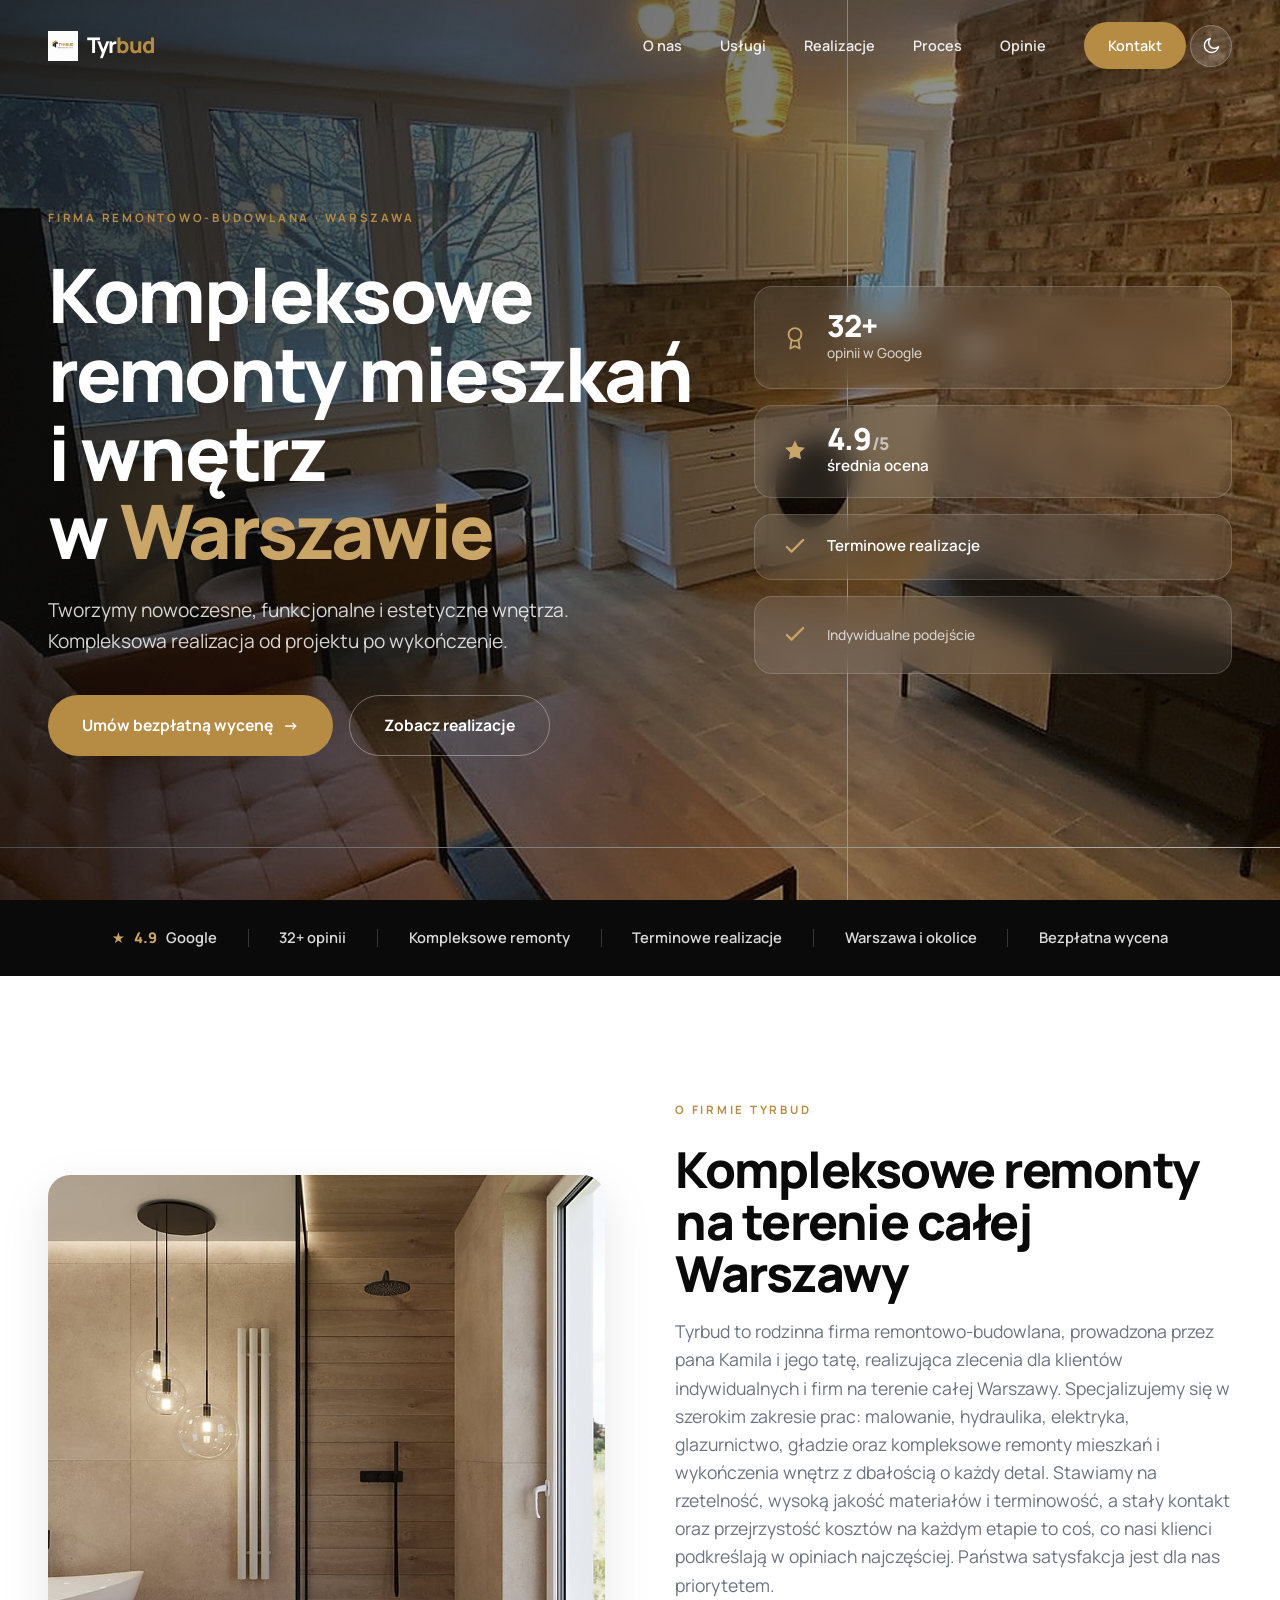
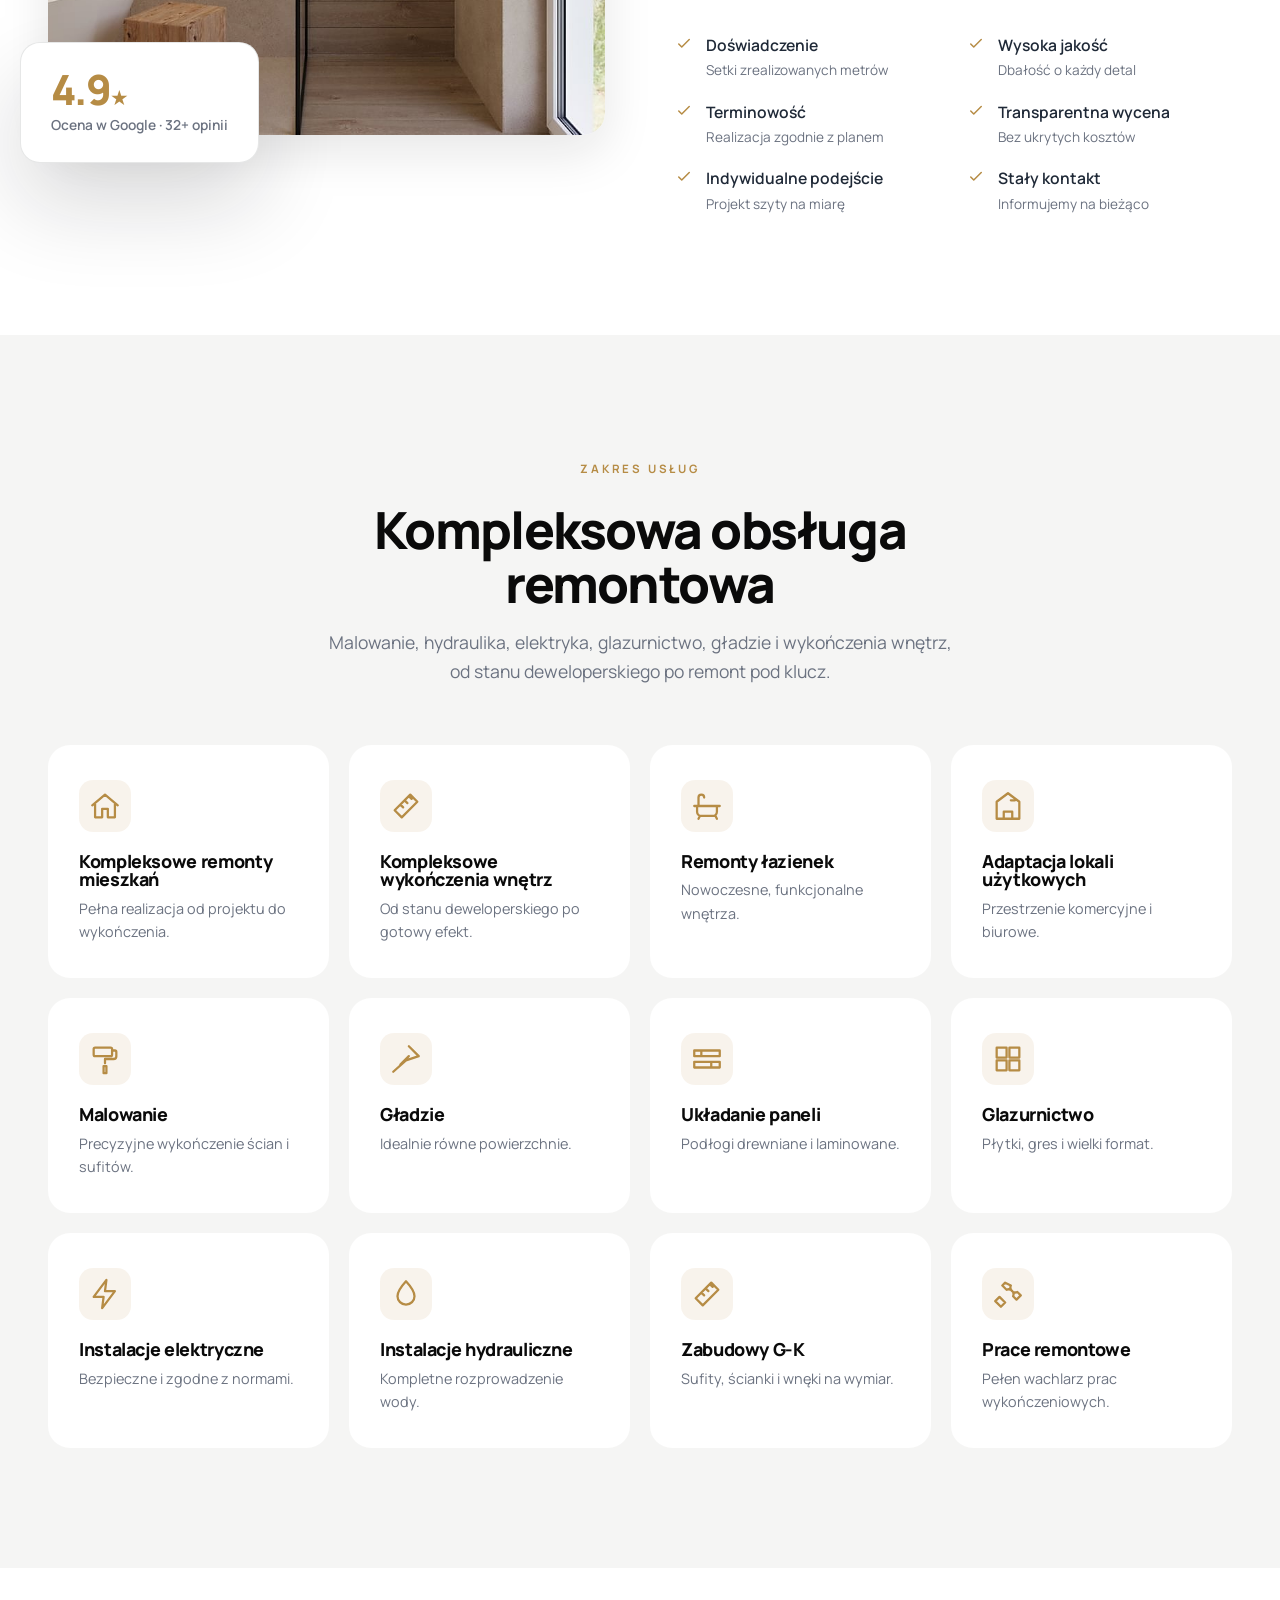
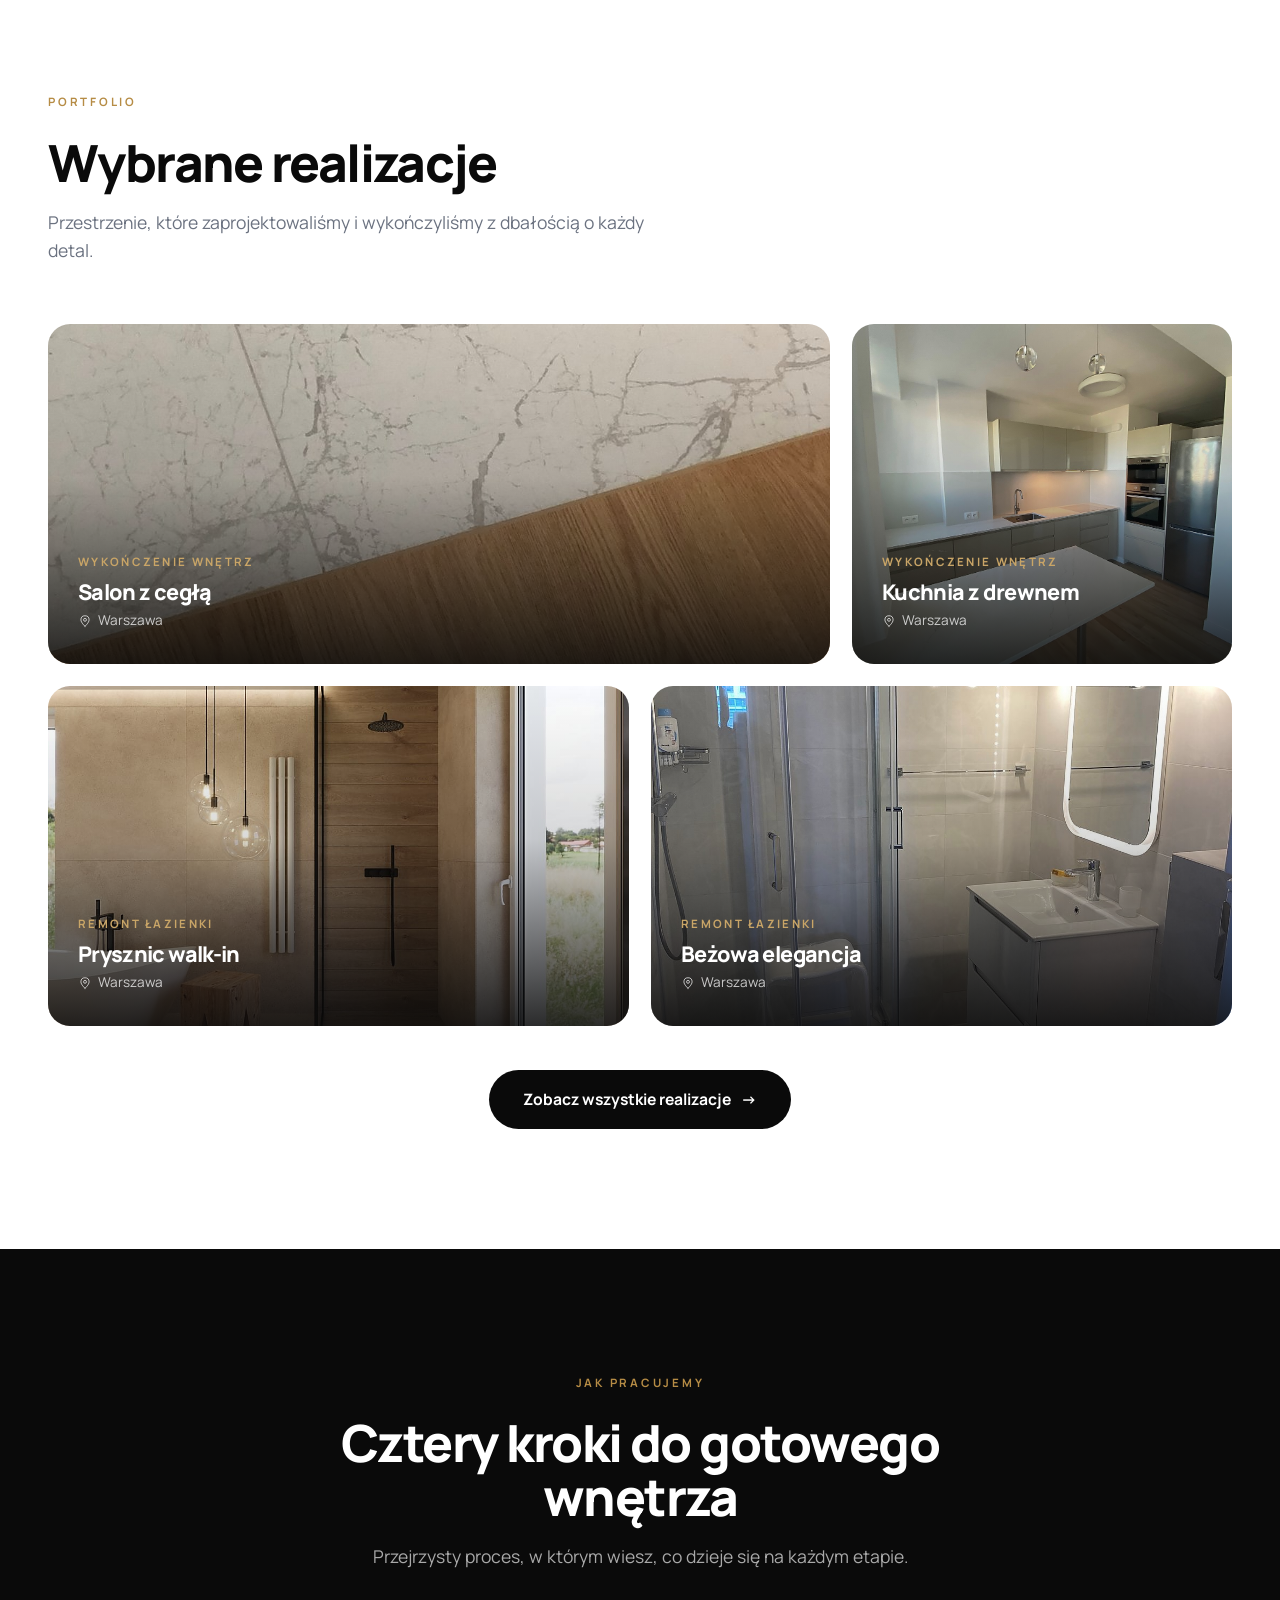
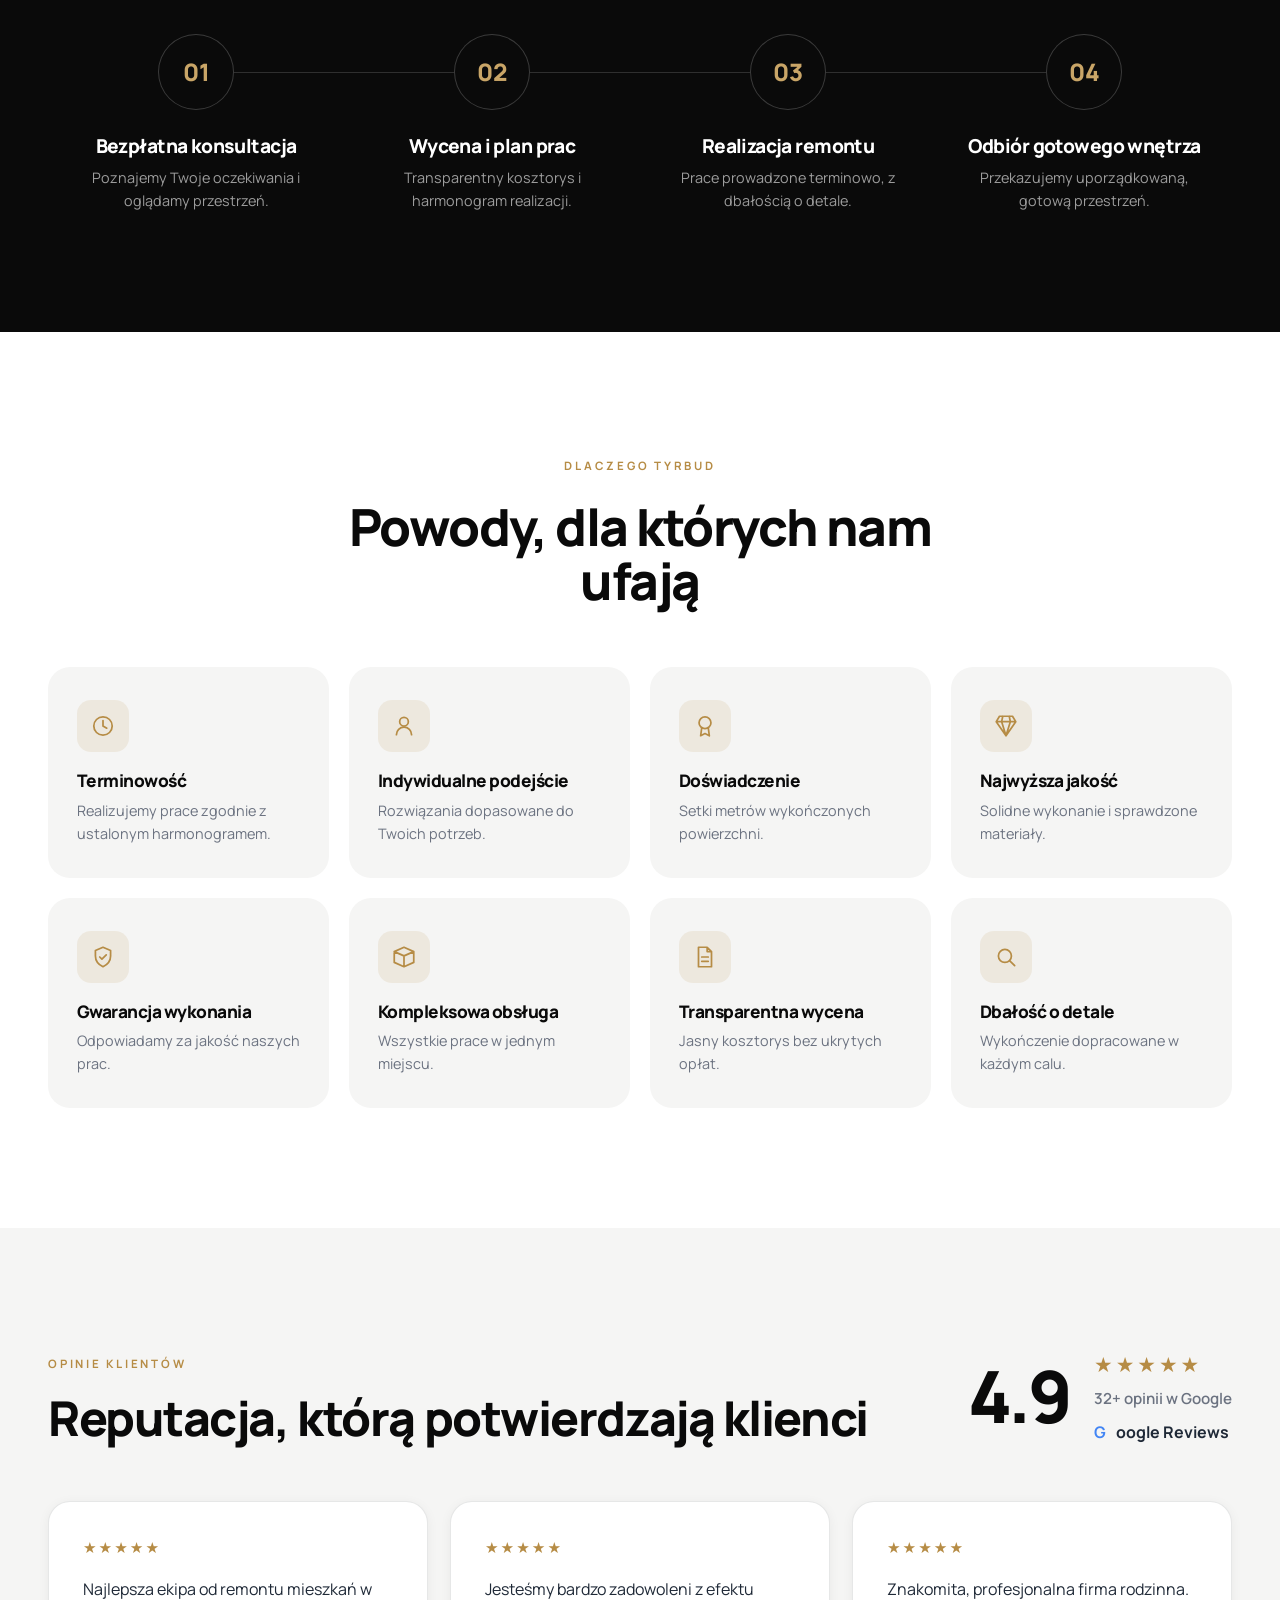
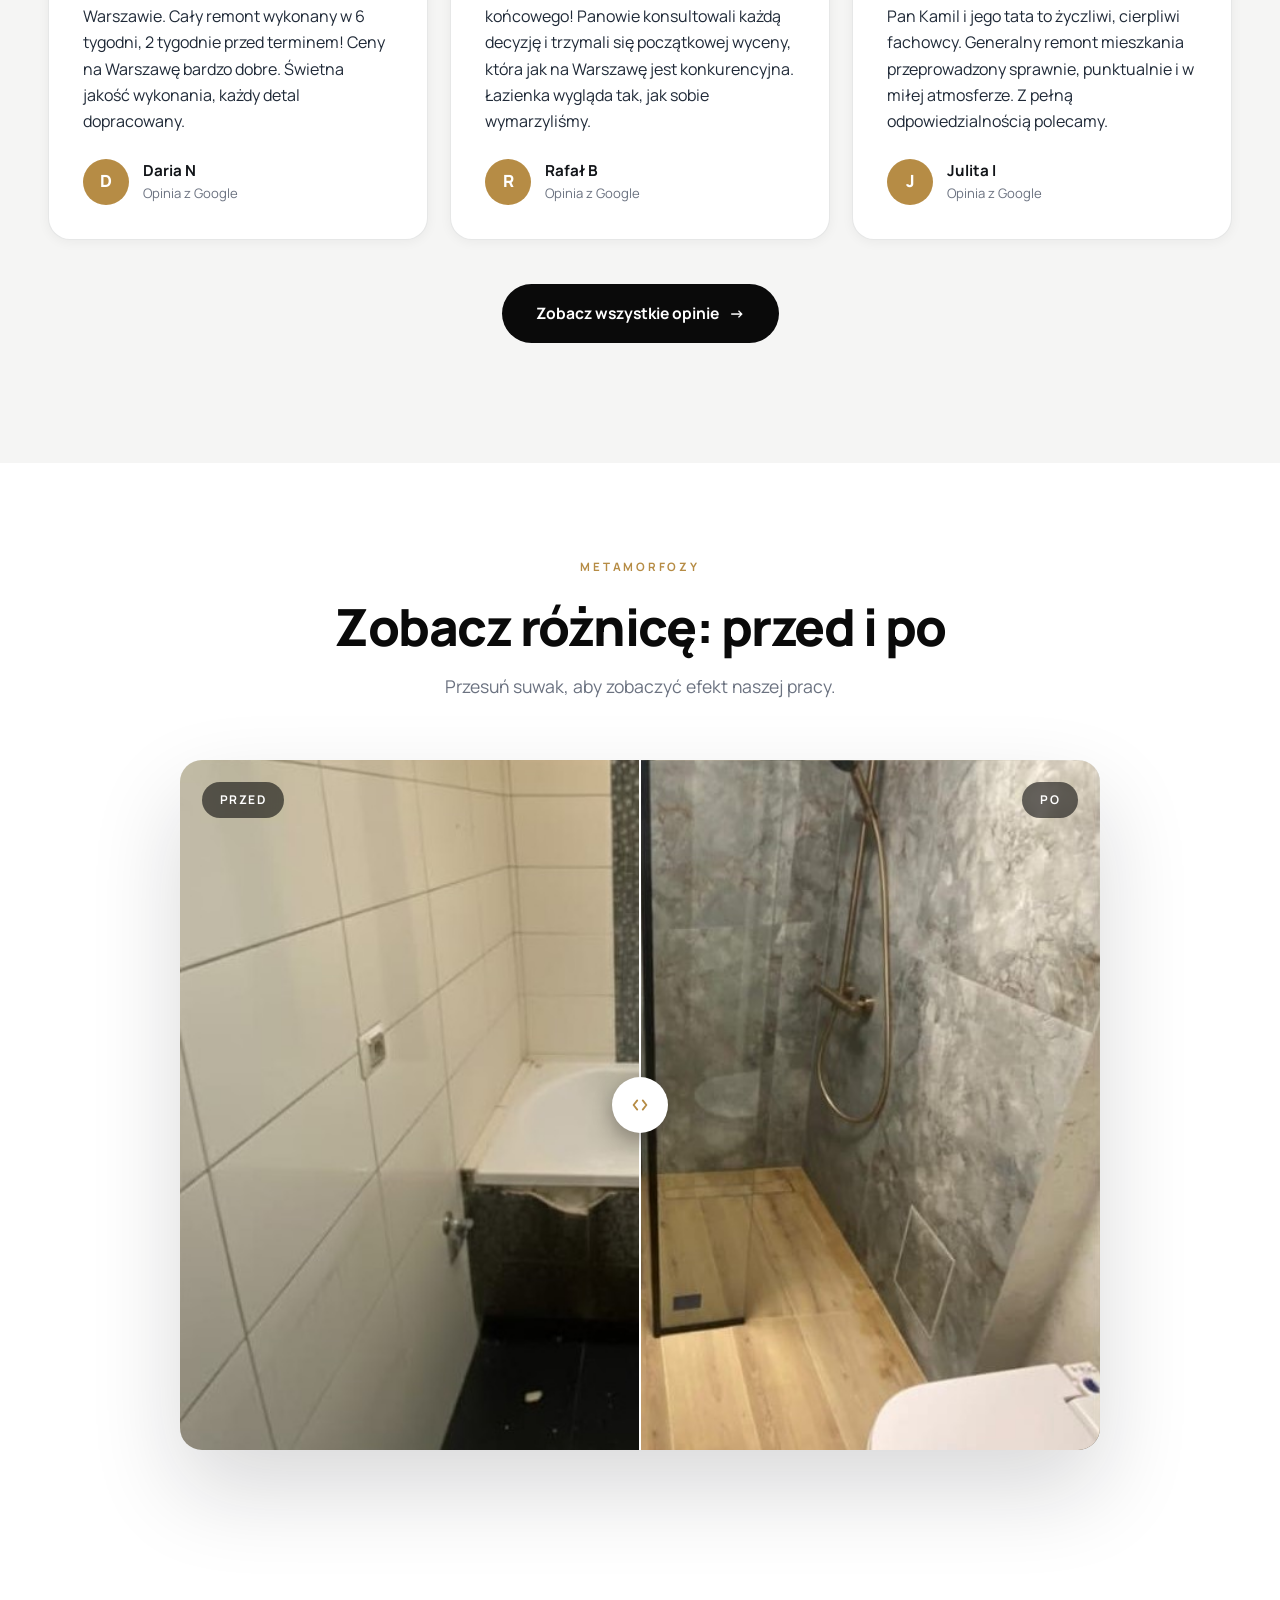
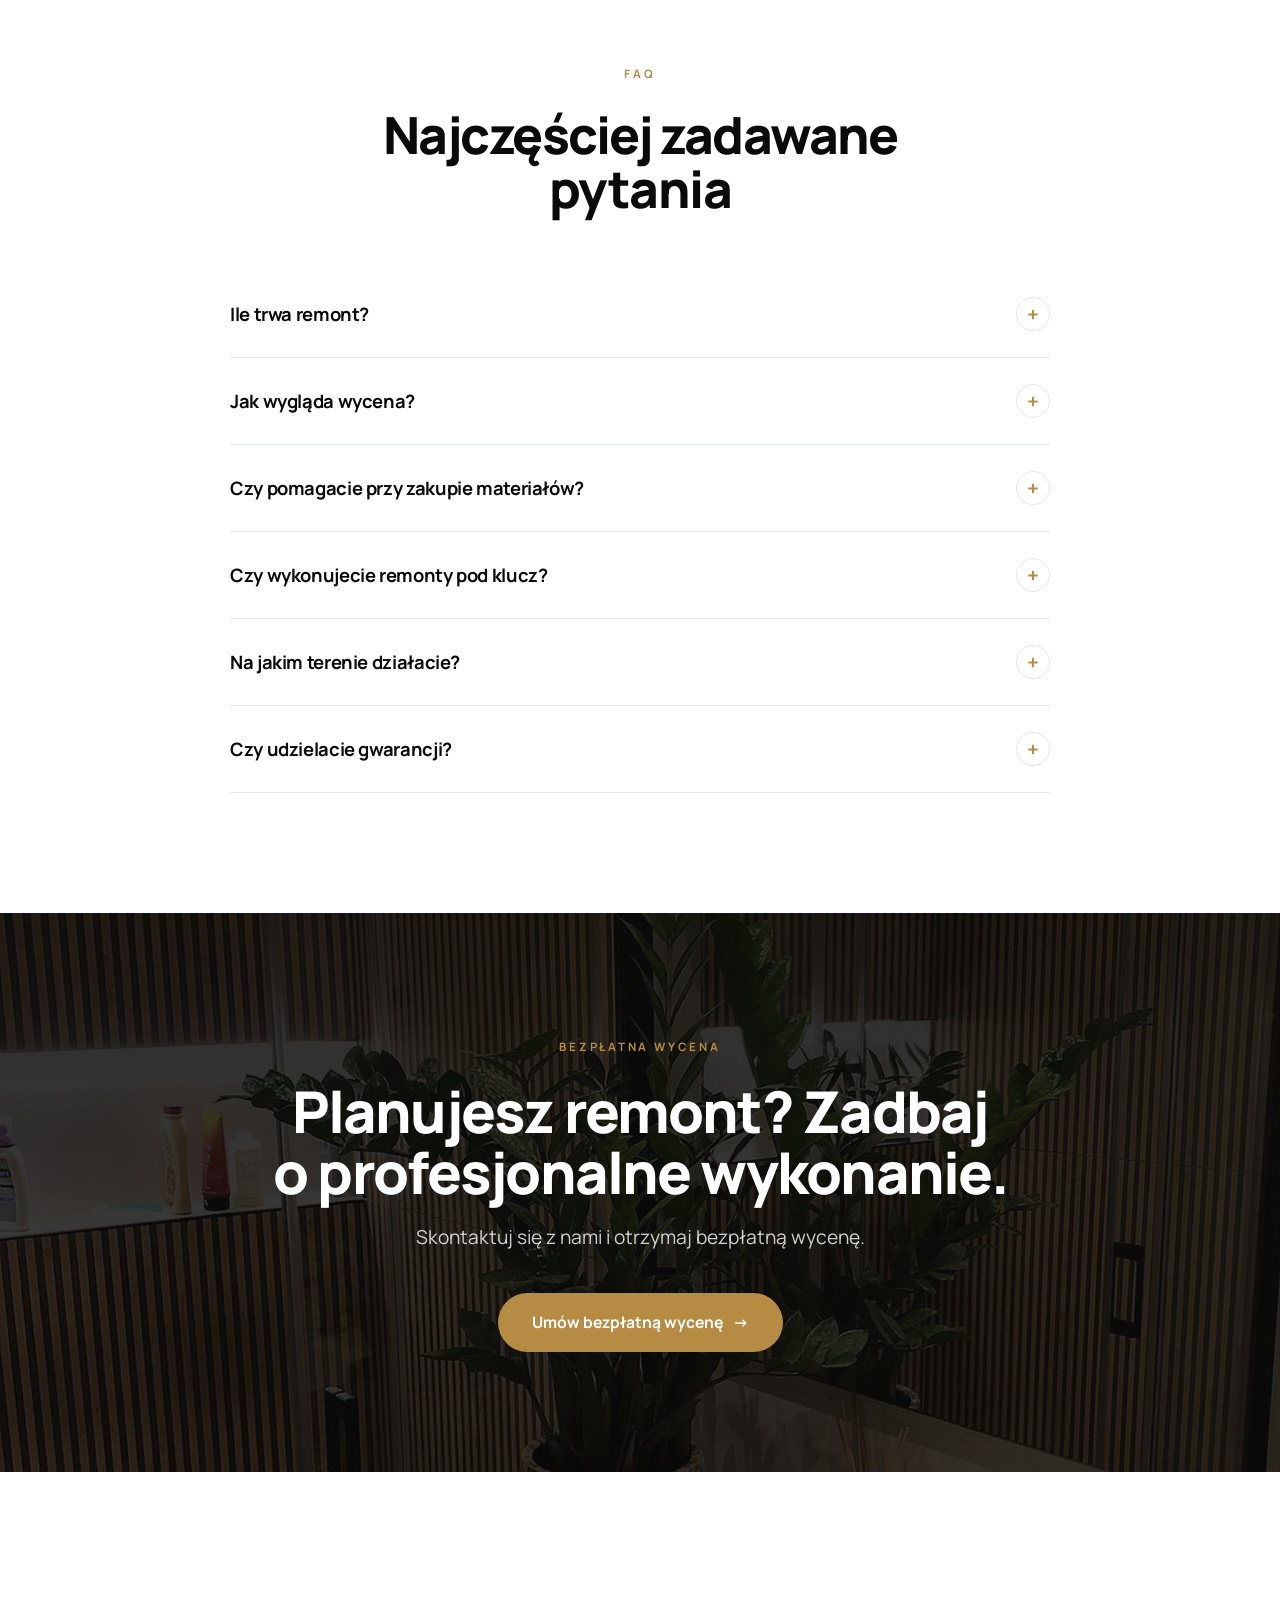
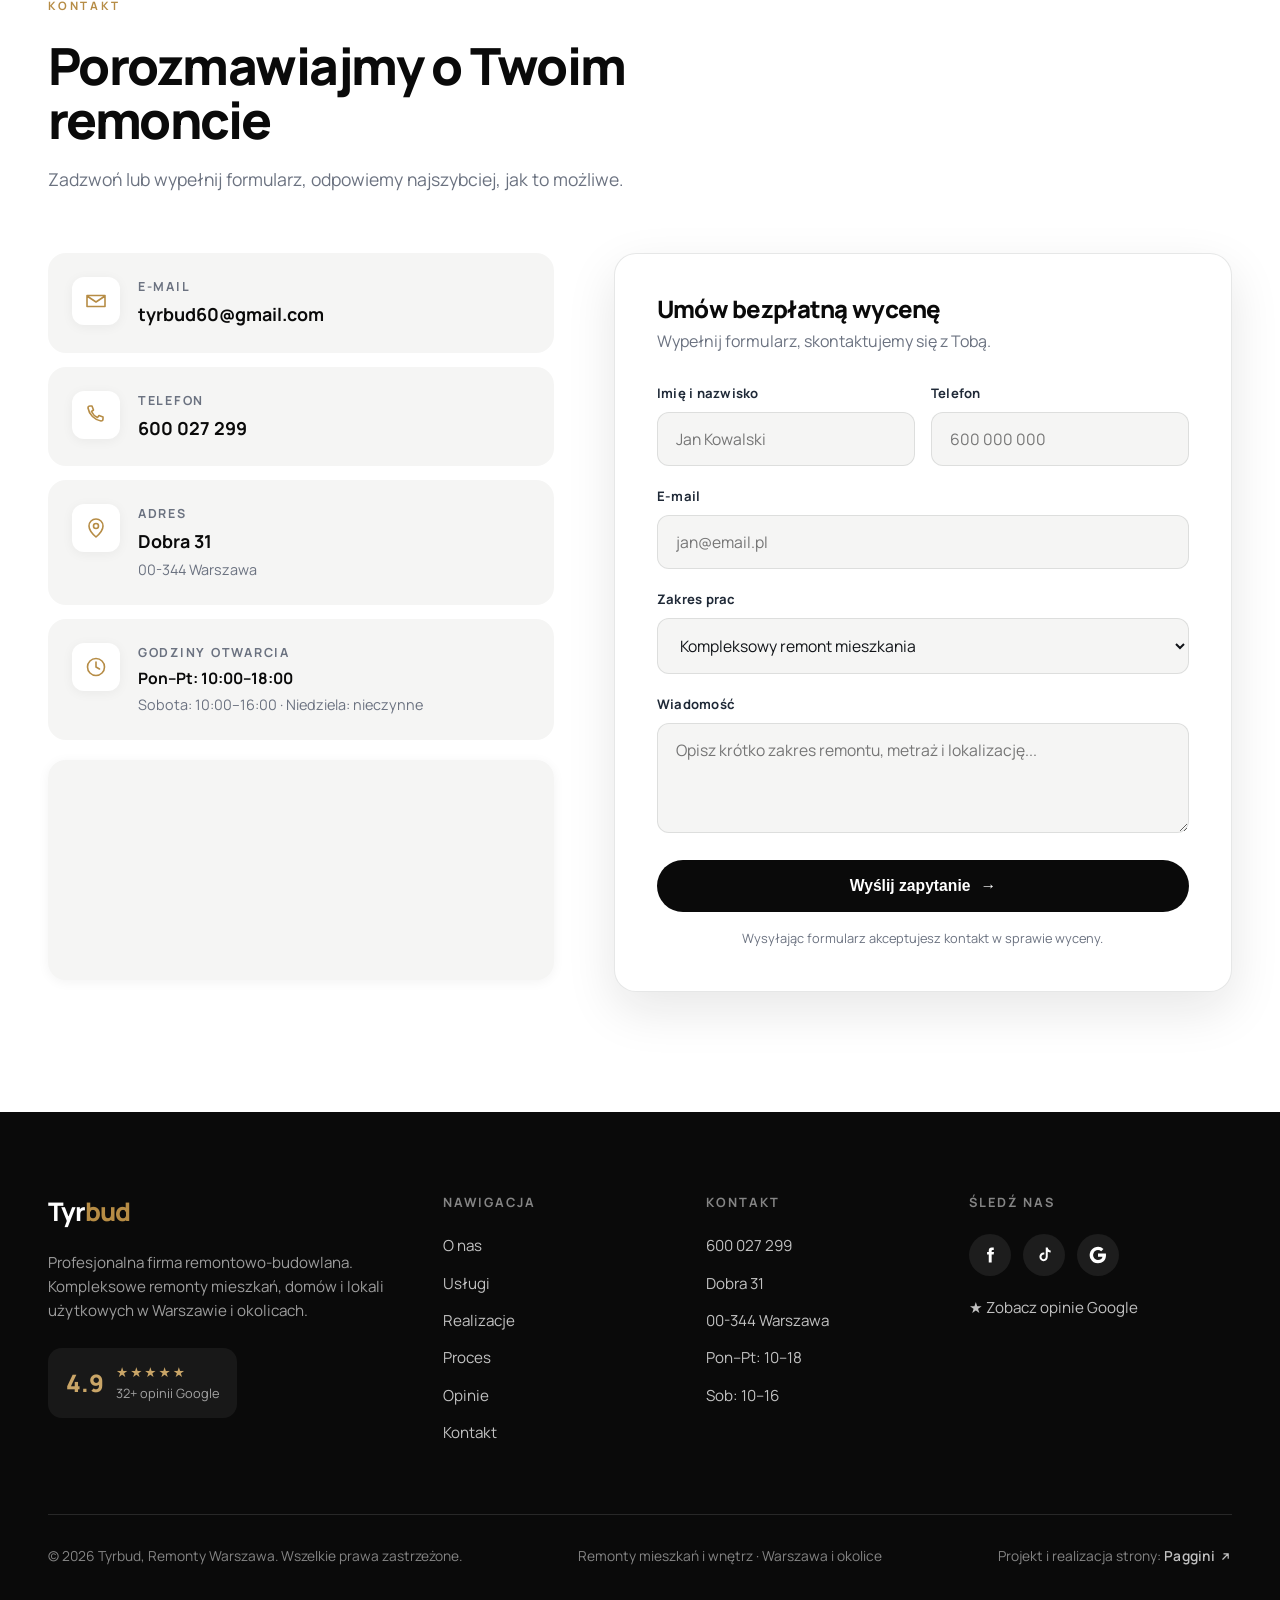
<file: index.html>
<!DOCTYPE html>
<html lang="pl" class="no-js">
<head>
<script>document.documentElement.classList.remove('no-js')</script>
<script>(function(){try{var t=localStorage.getItem('tyrbud-theme');if(t==='dark')document.documentElement.setAttribute('data-theme','dark');}catch(e){}})();</script>
<meta charset="UTF-8" />
<meta name="viewport" content="width=device-width, initial-scale=1.0" />

<!-- SEO -->
<link rel="icon" type="image/png" href="assets/img/favicon.png" />
<title>Tyrbud | Kompleksowe Remonty Mieszkań i Domów w Warszawie</title>
<meta name="description" content="Tyrbud to rodzinna firma remontowa w Warszawie (pan Kamil i tata). Kompleksowe remonty mieszkań, łazienek i wnętrz, terminowo, z pomocą w zakupie materiałów. Ocena 4.9/5 w Google. Bezpłatna wycena: 600 027 299." />
<meta name="keywords" content="remonty Warszawa, remonty mieszkań Warszawa, firma remontowa Warszawa, remont łazienki, wykończenia wnętrz, remonty pod klucz" />
<link rel="canonical" href="https://tyrbud.pl/" />
<meta name="robots" content="index, follow" />
<meta name="theme-color" content="#0A0A0A" />

<!-- Open Graph -->
<meta property="og:type" content="website" />
<meta property="og:locale" content="pl_PL" />
<meta property="og:site_name" content="Tyrbud, Remonty Warszawa" />
<meta property="og:title" content="Tyrbud | Kompleksowe Remonty Mieszkań i Domów w Warszawie" />
<meta property="og:description" content="Nowoczesne, funkcjonalne i estetyczne wnętrza. Kompleksowa realizacja od projektu po wykończenie. Ocena 4.9/5 w Google." />
<meta property="og:url" content="https://tyrbud.pl/" />
<meta property="og:image" content="https://tyrbud.pl/assets/img/tla/hero.jpg" />

<meta name="twitter:card" content="summary_large_image" />
<meta name="twitter:title" content="Tyrbud, Remonty Warszawa" />
<meta name="twitter:description" content="Kompleksowe remonty mieszkań i wnętrz w Warszawie. Ocena 4.9/5 w Google." />

<!-- Structured Data -->
<script type="application/ld+json">
{
  "@context": "https://schema.org",
  "@type": ["LocalBusiness", "HomeAndConstructionBusiness"],
  "name": "Tyrbud, Remonty Warszawa",
  "image": "https://tyrbud.pl/assets/img/tla/hero.jpg",
  "@id": "https://tyrbud.pl/",
  "url": "https://tyrbud.pl/",
  "telephone": "+48600027299",
  "priceRange": "$$",
  "address": {
    "@type": "PostalAddress",
    "streetAddress": "Dobra 31",
    "postalCode": "00-344",
    "addressLocality": "Warszawa",
    "addressCountry": "PL"
  },
  "geo": {
    "@type": "GeoCoordinates",
    "latitude": 52.2394,
    "longitude": 21.0269
  },
  "areaServed": "Warszawa i okolice",
  "sameAs": ["https://www.facebook.com/Tyrbud/?locale=pl_PL", "https://www.google.com/maps/place/Remonty+Warszawa+-+Tyrbud"],
  "openingHoursSpecification": [
    {
      "@type": "OpeningHoursSpecification",
      "dayOfWeek": ["Monday", "Tuesday", "Wednesday", "Thursday", "Friday"],
      "opens": "10:00",
      "closes": "18:00"
    },
    {
      "@type": "OpeningHoursSpecification",
      "dayOfWeek": "Saturday",
      "opens": "10:00",
      "closes": "16:00"
    }
  ],
  "aggregateRating": {
    "@type": "AggregateRating",
    "ratingValue": "4.9",
    "reviewCount": "32"
  },
  "review": [
    {
      "@type": "Review",
      "author": {"@type": "Person", "name": "Daria N"},
      "reviewRating": {"@type": "Rating", "ratingValue": "5", "bestRating": "5"},
      "reviewBody": "Najlepsza ekipa od remontu mieszkań w Warszawie. Cały remont wykonany w 6 tygodni, 2 tygodnie przed terminem. Świetna jakość wykonania, każdy detal dopracowany."
    },
    {
      "@type": "Review",
      "author": {"@type": "Person", "name": "Rafał B"},
      "reviewRating": {"@type": "Rating", "ratingValue": "5", "bestRating": "5"},
      "reviewBody": "Jesteśmy bardzo zadowoleni z efektu końcowego. Panowie konsultowali każdą decyzję i trzymali się początkowej wyceny. Łazienka wygląda tak, jak sobie wymarzyliśmy."
    },
    {
      "@type": "Review",
      "author": {"@type": "Person", "name": "Julita I"},
      "reviewRating": {"@type": "Rating", "ratingValue": "5", "bestRating": "5"},
      "reviewBody": "Znakomita, profesjonalna firma rodzinna. Generalny remont mieszkania przeprowadzony sprawnie, punktualnie i w miłej atmosferze. Z pełną odpowiedzialnością polecamy."
    }
  ],
  "makesOffer": {
    "@type": "Offer",
    "itemOffered": {
      "@type": "Service",
      "name": "Kompleksowe remonty mieszkań i wnętrz"
    }
  }
}
</script>

<!-- Fonts -->
<link rel="preconnect" href="https://fonts.googleapis.com" />
<link rel="preconnect" href="https://fonts.gstatic.com" crossorigin />
<link href="https://fonts.googleapis.com/css2?family=Manrope:wght@300;400;500;600;700;800&display=swap" rel="stylesheet" />

<link rel="stylesheet" href="assets/style.css" />
<script type="application/ld+json">
{
  "@context": "https://schema.org",
  "@type": "FAQPage",
  "mainEntity": [
    {"@type":"Question","name":"Ile trwa remont?","acceptedAnswer":{"@type":"Answer","text":"Czas realizacji zależy od zakresu prac i metrażu. Remont łazienki to zwykle 2–3 tygodnie, a kompleksowy remont mieszkania od kilku tygodni. Dokładny harmonogram ustalamy na etapie wyceny."}},
    {"@type":"Question","name":"Jak wygląda wycena?","acceptedAnswer":{"@type":"Answer","text":"Wycena jest bezpłatna i niezobowiązująca. Po konsultacji i oględzinach przygotowujemy transparentny kosztorys z podziałem na prace i materiały, bez ukrytych kosztów."}},
    {"@type":"Question","name":"Czy pomagacie przy zakupie materiałów?","acceptedAnswer":{"@type":"Answer","text":"Tak. Doradzamy w doborze materiałów, pomagamy w zakupach i podpowiadamy sprawdzone rozwiązania dopasowane do budżetu oraz stylu wnętrza."}},
    {"@type":"Question","name":"Czy wykonujecie remonty pod klucz?","acceptedAnswer":{"@type":"Answer","text":"Tak, realizujemy remonty kompleksowo, od projektu i prac instalacyjnych po wykończenie i odbiór gotowego wnętrza."}},
    {"@type":"Question","name":"Na jakim terenie działacie?","acceptedAnswer":{"@type":"Answer","text":"Działamy na terenie Warszawy i okolic. W przypadku pytań o konkretną lokalizację prosimy o kontakt telefoniczny."}},
    {"@type":"Question","name":"Czy udzielacie gwarancji?","acceptedAnswer":{"@type":"Answer","text":"Tak, udzielamy gwarancji na wykonane prace. Odpowiadamy za jakość realizacji i pozostajemy w kontakcie również po zakończeniu remontu."}}
  ]
}
</script>
</head>
<body>

<!-- SVG icon definitions -->
<svg width="0" height="0" style="position:absolute" aria-hidden="true" focusable="false">
  <defs>
    <g id="i-home"><path fill="none" stroke="currentColor" stroke-width="1.6" stroke-linecap="round" stroke-linejoin="round" d="M3 11.5 12 4l9 7.5M5 10v10h5v-6h4v6h5V10"/></g>
    <g id="i-house"><path fill="none" stroke="currentColor" stroke-width="1.6" stroke-linecap="round" stroke-linejoin="round" d="M4 21V9l8-6 8 6v12M4 21h16M9 21v-5h6v5M14 8h3"/></g>
    <g id="i-bath"><path fill="none" stroke="currentColor" stroke-width="1.6" stroke-linecap="round" stroke-linejoin="round" d="M3 12h18M5 12v4a3 3 0 0 0 3 3h8a3 3 0 0 0 3-3v-4M6 12V6a2 2 0 0 1 2-2 2 2 0 0 1 2 2M7 19l-1 2M18 19l1 2"/></g>
    <g id="i-kitchen"><path fill="none" stroke="currentColor" stroke-width="1.6" stroke-linecap="round" stroke-linejoin="round" d="M4 3h16v18H4zM4 9h16M8 5v2M12 5v2M8 13v4"/></g>
    <g id="i-paint"><path fill="none" stroke="currentColor" stroke-width="1.6" stroke-linecap="round" stroke-linejoin="round" d="M4 5a1 1 0 0 1 1-1h11a1 1 0 0 1 1 1v4a1 1 0 0 1-1 1H5a1 1 0 0 1-1-1zM17 6h2a1 1 0 0 1 1 1v3a2 2 0 0 1-2 2h-6v3M11 17h2v5h-2z"/></g>
    <g id="i-trowel"><path fill="none" stroke="currentColor" stroke-width="1.6" stroke-linecap="round" stroke-linejoin="round" d="M14 3 21 10 12 13 3 21M14 10 8 16"/></g>
    <g id="i-plank"><path fill="none" stroke="currentColor" stroke-width="1.6" stroke-linecap="round" stroke-linejoin="round" d="M3 6h18v4H3zM3 14h18v4H3zM8 6v4M15 14v4"/></g>
    <g id="i-tile"><path fill="none" stroke="currentColor" stroke-width="1.6" stroke-linecap="round" stroke-linejoin="round" d="M4 4h7v7H4zM13 4h7v7h-7zM4 13h7v7H4zM13 13h7v7h-7z"/></g>
    <g id="i-bolt"><path fill="none" stroke="currentColor" stroke-width="1.6" stroke-linecap="round" stroke-linejoin="round" d="M13 2 4 14h7l-1 8 9-12h-7z"/></g>
    <g id="i-water"><path fill="none" stroke="currentColor" stroke-width="1.6" stroke-linecap="round" stroke-linejoin="round" d="M12 3s6 6.5 6 10.5A6 6 0 0 1 6 13.5C6 9.5 12 3 12 3z"/></g>
    <g id="i-ruler"><path fill="none" stroke="currentColor" stroke-width="1.6" stroke-linecap="round" stroke-linejoin="round" d="M4 15 15 4l5 5L9 20zM8 11l2 2M11 8l2 2M14 5l2 2"/></g>
    <g id="i-tools"><path fill="none" stroke="currentColor" stroke-width="1.6" stroke-linecap="round" stroke-linejoin="round" d="M14 6a3.5 3.5 0 0 0 4.6 4.6L21 13l-3 3-2.4-2.4A3.5 3.5 0 0 0 11 9L8 6l2-2zM6 14l4 4-3 3-4-4z"/></g>
    <g id="i-clock"><circle cx="12" cy="12" r="8.5" fill="none" stroke="currentColor" stroke-width="1.6"/><path fill="none" stroke="currentColor" stroke-width="1.6" stroke-linecap="round" d="M12 7v5l3.5 2"/></g>
    <g id="i-user"><path fill="none" stroke="currentColor" stroke-width="1.6" stroke-linecap="round" stroke-linejoin="round" d="M12 12a4 4 0 1 0 0-8 4 4 0 0 0 0 8zM5 20a7 7 0 0 1 14 0"/></g>
    <g id="i-award"><circle cx="12" cy="9" r="5.5" fill="none" stroke="currentColor" stroke-width="1.6"/><path fill="none" stroke="currentColor" stroke-width="1.6" stroke-linecap="round" stroke-linejoin="round" d="M9 13.5 8 21l4-2 4 2-1-7.5"/></g>
    <g id="i-diamond"><path fill="none" stroke="currentColor" stroke-width="1.6" stroke-linecap="round" stroke-linejoin="round" d="M6 3h12l3 5-9 13L3 8zM3 8h18M9 3 8 8l4 13M15 3l1 5-4 13"/></g>
    <g id="i-shield"><path fill="none" stroke="currentColor" stroke-width="1.6" stroke-linecap="round" stroke-linejoin="round" d="M12 3 5 6v5c0 4.5 3 8 7 10 4-2 7-5.5 7-10V6zM9 12l2 2 4-4"/></g>
    <g id="i-box"><path fill="none" stroke="currentColor" stroke-width="1.6" stroke-linecap="round" stroke-linejoin="round" d="M3 7 12 3l9 4v10l-9 4-9-4zM3 7l9 4 9-4M12 11v10"/></g>
    <g id="i-doc"><path fill="none" stroke="currentColor" stroke-width="1.6" stroke-linecap="round" stroke-linejoin="round" d="M6 3h8l4 4v14H6zM14 3v4h4M9 12h6M9 16h6"/></g>
    <g id="i-search"><circle cx="11" cy="11" r="6" fill="none" stroke="currentColor" stroke-width="1.6"/><path fill="none" stroke="currentColor" stroke-width="1.6" stroke-linecap="round" d="m20 20-4.5-4.5"/></g>
    <g id="i-phone"><path fill="none" stroke="currentColor" stroke-width="1.6" stroke-linecap="round" stroke-linejoin="round" d="M4 5c0-1 .8-2 2-2h2l1.5 4-2 1.5a12 12 0 0 0 6 6l1.5-2 4 1.5v2c0 1.2-1 2-2 2A16 16 0 0 1 4 5z"/></g>
    <g id="i-mail"><path fill="none" stroke="currentColor" stroke-width="1.6" stroke-linecap="round" stroke-linejoin="round" d="M3 6.5h18v11H3zM3 7l9 6 9-6"/></g>
    <g id="i-pin"><path fill="none" stroke="currentColor" stroke-width="1.6" stroke-linecap="round" stroke-linejoin="round" d="M12 21s7-6 7-11a7 7 0 0 0-14 0c0 5 7 11 7 11z"/><circle cx="12" cy="10" r="2.5" fill="none" stroke="currentColor" stroke-width="1.6"/></g>
    <g id="i-check"><path fill="none" stroke="currentColor" stroke-width="2" stroke-linecap="round" stroke-linejoin="round" d="m5 12 4 4 10-10"/></g>
    <g id="i-star"><path fill="currentColor" d="m12 3 2.6 5.3 5.9.9-4.3 4.1 1 5.8L12 16.9 6.8 19.1l1-5.8L3.5 9.2l5.9-.9z"/></g>
    <g id="i-fb"><path fill="currentColor" d="M14 8.5V7c0-.7.3-1 1-1h1.5V3H14c-2.2 0-3.5 1.3-3.5 3.6V8.5H8.5v3h2V21h3.5v-9.5h2.4l.4-3z"/></g>
    <g id="i-tiktok"><path fill="currentColor" d="M16.5 3c.3 2 1.6 3.5 3.5 3.7v2.4c-1.2 0-2.4-.4-3.5-1v6.1c0 3-2.2 5.3-5 5.3s-5-2.4-5-5.3 2.2-5.3 5-5.3c.3 0 .6 0 .9.1v2.5c-.3-.1-.6-.2-.9-.2-1.4 0-2.5 1.2-2.5 2.9s1.1 2.9 2.5 2.9 2.6-1.2 2.6-2.9V3z"/></g>
    <g id="i-google"><path fill="currentColor" d="M21.6 12.2c0-.7-.1-1.4-.2-2H12v3.8h5.4a4.6 4.6 0 0 1-2 3v2.5h3.2c1.9-1.7 3-4.3 3-7.3z"/><path fill="currentColor" d="M12 22c2.7 0 5-.9 6.6-2.4l-3.2-2.5c-.9.6-2 .9-3.4.9-2.6 0-4.8-1.7-5.6-4.1H3.1v2.6A10 10 0 0 0 12 22z"/><path fill="currentColor" d="M6.4 13.9a6 6 0 0 1 0-3.8V7.5H3.1a10 10 0 0 0 0 9z"/><path fill="currentColor" d="M12 6c1.5 0 2.8.5 3.8 1.5l2.8-2.8A10 10 0 0 0 3.1 7.5l3.3 2.6C7.2 7.7 9.4 6 12 6z"/></g>
  </defs>
</svg>

<!-- NAV -->
<header class="nav" id="nav">
  <div class="wrap nav-inner">
    <a href="#top" class="logo"><img class="logo-mark logo-mark-light" src="assets/img/znak-light.png" alt="" aria-hidden="true" /><img class="logo-mark logo-mark-dark" src="assets/img/znak.png" alt="" aria-hidden="true" /><span class="logo-txt">Tyr<b>bud</b></span></a>
    <nav class="nav-links" id="navLinks">
      <a href="o-nas.html">O nas</a>
      <a href="uslugi.html">Usługi</a>
      <a href="realizacje.html">Realizacje</a>
      <a href="proces.html">Proces</a>
      <a href="opinie.html">Opinie</a>
      <a href="kontakt.html" class="nav-cta">Kontakt</a>
    </nav>
    <button class="burger" id="burger" aria-label="Menu">
      <span></span><span></span><span></span>
    </button>
  </div>
</header>

<!-- HERO -->
<section class="hero" id="top">
  <div class="hero-bg">
    <img src="assets/img/tla/hero.jpg" alt="Nowoczesna łazienka po remoncie w Warszawie, realizacja Tyrbud" fetchpriority="high" />
  </div>
  <div class="wrap hero-inner">
    <div class="hero-grid">
      <div>
        <span class="eyebrow">Firma remontowo-budowlana · Warszawa</span>
        <h1>Kompleksowe remonty mieszkań i&nbsp;wnętrz w&nbsp;<em>Warszawie</em></h1>
        <p class="sub">Tworzymy nowoczesne, funkcjonalne i estetyczne wnętrza. Kompleksowa realizacja od projektu po wykończenie.</p>
        <div class="hero-btns">
          <a href="#kontakt" class="btn btn-primary">Umów bezpłatną wycenę <span class="arr">→</span></a>
          <a href="#realizacje" class="btn btn-ghost">Zobacz realizacje</a>
        </div>
      </div>
      <div class="hero-stats">
        <div class="stat-card">
          <span class="stat-ico"><span class="ic"><svg viewBox="0 0 24 24"><use href="#i-award"/></svg></span></span>
          <div>
            <div class="stat-num" data-count="32" data-suffix="+">0</div>
            <div class="stat-lbl">opinii w Google</div>
          </div>
        </div>
        <div class="stat-card">
          <span class="stat-ico"><span class="ic"><svg viewBox="0 0 24 24"><use href="#i-star"/></svg></span></span>
          <div>
            <div class="stat-num">4.9<span style="font-size:1.1rem;color:rgba(255,255,255,.6)">/5</span></div>
            <div class="stat-lbl">średnia ocena</div>
          </div>
        </div>
        <div class="stat-card">
          <span class="stat-ico"><span class="ic"><svg viewBox="0 0 24 24"><use href="#i-check"/></svg></span></span>
          <div class="stat-lbl">Terminowe realizacje</div>
        </div>
        <div class="stat-card">
          <span class="stat-ico"><span class="ic"><svg viewBox="0 0 24 24"><use href="#i-check"/></svg></span></span>
          <div class="stat-lbl">Indywidualne podejście</div>
        </div>
      </div>
    </div>
  </div>
</section>

<!-- TRUST BAR -->
<div class="trust">
  <div class="wrap trust-inner">
    <div class="trust-track">
      <div class="trust-item"><span class="star">★</span><span class="g">4.9</span> Google</div>
      <div class="trust-sep"></div>
      <div class="trust-item">32+ opinii</div>
      <div class="trust-sep"></div>
      <div class="trust-item">Kompleksowe remonty</div>
      <div class="trust-sep"></div>
      <div class="trust-item">Terminowe realizacje</div>
      <div class="trust-sep"></div>
      <div class="trust-item">Warszawa i okolice</div>
      <div class="trust-sep"></div>
      <div class="trust-item">Bezpłatna wycena</div>
      <div class="trust-sep"></div>
    </div>
    <div class="trust-track" aria-hidden="true">
      <div class="trust-item"><span class="star">★</span><span class="g">4.9</span> Google</div>
      <div class="trust-sep"></div>
      <div class="trust-item">32+ opinii</div>
      <div class="trust-sep"></div>
      <div class="trust-item">Kompleksowe remonty</div>
      <div class="trust-sep"></div>
      <div class="trust-item">Terminowe realizacje</div>
      <div class="trust-sep"></div>
      <div class="trust-item">Warszawa i okolice</div>
      <div class="trust-sep"></div>
      <div class="trust-item">Bezpłatna wycena</div>
      <div class="trust-sep"></div>
    </div>
  </div>
</div>

<!-- ABOUT -->
<section class="pad" id="o-nas">
  <div class="wrap about-grid">
    <div class="about-img-wrap reveal">
      <img class="about-img" loading="lazy" src="assets/img/realizacje/9.jpg" alt="Realizacja Tyrbud, łazienka z drewnem i prysznicem walk-in" />
      <div class="about-badge">
        <div class="n">4.9<span style="font-size:1.3rem">★</span></div>
        <div class="t">Ocena w Google · 32+ opinii</div>
      </div>
    </div>
    <div class="reveal" data-d="1">
      <span class="eyebrow">O firmie Tyrbud</span>
      <h2 style="font-size:clamp(2rem,4vw,3.1rem);margin:22px 0 18px">Kompleksowe remonty na&nbsp;terenie całej Warszawy</h2>
      <p style="font-size:1.1rem;color:var(--muted);font-weight:400">Tyrbud to rodzinna firma remontowo-budowlana, prowadzona przez pana Kamila i jego tatę, realizująca zlecenia dla klientów indywidualnych i firm na terenie całej Warszawy. Specjalizujemy się w szerokim zakresie prac: malowanie, hydraulika, elektryka, glazurnictwo, gładzie oraz kompleksowe remonty mieszkań i wykończenia wnętrz z dbałością o każdy detal. Stawiamy na rzetelność, wysoką jakość materiałów i terminowość, a stały kontakt oraz przejrzystość kosztów na każdym etapie to coś, co nasi klienci podkreślają w opiniach najczęściej. Państwa satysfakcja jest dla nas priorytetem.</p>
      <div class="about-list">
        <div class="about-item"><span class="ck"><span class="ic" style="width:18px;height:18px"><svg viewBox="0 0 24 24"><use href="#i-check"/></svg></span></span><div class="txt">Doświadczenie<small>Setki zrealizowanych metrów</small></div></div>
        <div class="about-item"><span class="ck"><span class="ic" style="width:18px;height:18px"><svg viewBox="0 0 24 24"><use href="#i-check"/></svg></span></span><div class="txt">Wysoka jakość<small>Dbałość o każdy detal</small></div></div>
        <div class="about-item"><span class="ck"><span class="ic" style="width:18px;height:18px"><svg viewBox="0 0 24 24"><use href="#i-check"/></svg></span></span><div class="txt">Terminowość<small>Realizacja zgodnie z planem</small></div></div>
        <div class="about-item"><span class="ck"><span class="ic" style="width:18px;height:18px"><svg viewBox="0 0 24 24"><use href="#i-check"/></svg></span></span><div class="txt">Transparentna wycena<small>Bez ukrytych kosztów</small></div></div>
        <div class="about-item"><span class="ck"><span class="ic" style="width:18px;height:18px"><svg viewBox="0 0 24 24"><use href="#i-check"/></svg></span></span><div class="txt">Indywidualne podejście<small>Projekt szyty na miarę</small></div></div>
        <div class="about-item"><span class="ck"><span class="ic" style="width:18px;height:18px"><svg viewBox="0 0 24 24"><use href="#i-check"/></svg></span></span><div class="txt">Stały kontakt<small>Informujemy na bieżąco</small></div></div>
      </div>
    </div>
  </div>
</section>

<!-- SERVICES -->
<section class="services pad" id="uslugi">
  <div class="wrap">
    <div class="sec-head center reveal">
      <span class="eyebrow">Zakres usług</span>
      <h2>Kompleksowa obsługa remontowa</h2>
      <p>Malowanie, hydraulika, elektryka, glazurnictwo, gładzie i wykończenia wnętrz, od stanu deweloperskiego po remont pod klucz.</p>
    </div>
    <div class="svc-grid">
      <div class="svc-card reveal"><span class="svc-ico"><span class="ic"><svg viewBox="0 0 24 24"><use href="#i-home"/></svg></span></span><h3>Kompleksowe remonty mieszkań</h3><p>Pełna realizacja od projektu do wykończenia.</p></div>
      <div class="svc-card reveal" data-d="1"><span class="svc-ico"><span class="ic"><svg viewBox="0 0 24 24"><use href="#i-ruler"/></svg></span></span><h3>Kompleksowe wykończenia wnętrz</h3><p>Od stanu deweloperskiego po gotowy efekt.</p></div>
      <div class="svc-card reveal" data-d="2"><span class="svc-ico"><span class="ic"><svg viewBox="0 0 24 24"><use href="#i-bath"/></svg></span></span><h3>Remonty łazienek</h3><p>Nowoczesne, funkcjonalne wnętrza.</p></div>
      <div class="svc-card reveal" data-d="3"><span class="svc-ico"><span class="ic"><svg viewBox="0 0 24 24"><use href="#i-house"/></svg></span></span><h3>Adaptacja lokali użytkowych</h3><p>Przestrzenie komercyjne i biurowe.</p></div>
      <div class="svc-card reveal"><span class="svc-ico"><span class="ic"><svg viewBox="0 0 24 24"><use href="#i-paint"/></svg></span></span><h3>Malowanie</h3><p>Precyzyjne wykończenie ścian i sufitów.</p></div>
      <div class="svc-card reveal" data-d="1"><span class="svc-ico"><span class="ic"><svg viewBox="0 0 24 24"><use href="#i-trowel"/></svg></span></span><h3>Gładzie</h3><p>Idealnie równe powierzchnie.</p></div>
      <div class="svc-card reveal" data-d="2"><span class="svc-ico"><span class="ic"><svg viewBox="0 0 24 24"><use href="#i-plank"/></svg></span></span><h3>Układanie paneli</h3><p>Podłogi drewniane i laminowane.</p></div>
      <div class="svc-card reveal" data-d="3"><span class="svc-ico"><span class="ic"><svg viewBox="0 0 24 24"><use href="#i-tile"/></svg></span></span><h3>Glazurnictwo</h3><p>Płytki, gres i wielki format.</p></div>
      <div class="svc-card reveal"><span class="svc-ico"><span class="ic"><svg viewBox="0 0 24 24"><use href="#i-bolt"/></svg></span></span><h3>Instalacje elektryczne</h3><p>Bezpieczne i zgodne z normami.</p></div>
      <div class="svc-card reveal" data-d="1"><span class="svc-ico"><span class="ic"><svg viewBox="0 0 24 24"><use href="#i-water"/></svg></span></span><h3>Instalacje hydrauliczne</h3><p>Kompletne rozprowadzenie wody.</p></div>
      <div class="svc-card reveal" data-d="2"><span class="svc-ico"><span class="ic"><svg viewBox="0 0 24 24"><use href="#i-ruler"/></svg></span></span><h3>Zabudowy G-K</h3><p>Sufity, ścianki i wnęki na wymiar.</p></div>
      <div class="svc-card reveal" data-d="3"><span class="svc-ico"><span class="ic"><svg viewBox="0 0 24 24"><use href="#i-tools"/></svg></span></span><h3>Prace remontowe</h3><p>Pełen wachlarz prac wykończeniowych.</p></div>
    </div>
  </div>
</section>

<!-- GALLERY -->
<section class="pad" id="realizacje">
  <div class="wrap">
    <div class="sec-head reveal">
      <span class="eyebrow">Portfolio</span>
      <h2>Wybrane realizacje</h2>
      <p>Przestrzenie, które zaprojektowaliśmy i wykończyliśmy z dbałością o każdy detal.</p>
    </div>
    <div class="gal-grid">
      <div class="gal-card wide reveal">
        <img loading="lazy" src="assets/img/realizacje/37.jpg" alt="Salon z ceglaną ścianą i aneksem kuchennym, realizacja Tyrbud" />
        <div class="gal-info">
          <span class="gal-cat">Wykończenie wnętrz</span>
          <h3>Salon z cegłą</h3>
          <span class="gal-loc"><span class="ic" style="width:14px;height:14px"><svg viewBox="0 0 24 24"><use href="#i-pin"/></svg></span> Warszawa</span>
          <p class="gal-desc">Ceglana ściana, aneks kuchenny i ciepłe wykończenie.</p>
        </div>
      </div>
      <div class="gal-card tall reveal" data-d="1">
        <img loading="lazy" src="assets/img/realizacje/35.jpg" alt="Kuchnia z drewnem, realizacja Tyrbud" />
        <div class="gal-info">
          <span class="gal-cat">Wykończenie wnętrz</span>
          <h3>Kuchnia z drewnem</h3>
          <span class="gal-loc"><span class="ic" style="width:14px;height:14px"><svg viewBox="0 0 24 24"><use href="#i-pin"/></svg></span> Warszawa</span>
          <p class="gal-desc">Drewno, gres i nowoczesna zabudowa.</p>
        </div>
      </div>
      <div class="gal-card half reveal">
        <img loading="lazy" src="assets/img/realizacje/9.jpg" alt="Łazienka z drewnem i prysznicem walk-in, realizacja Tyrbud" />
        <div class="gal-info">
          <span class="gal-cat">Remont łazienki</span>
          <h3>Prysznic walk-in</h3>
          <span class="gal-loc"><span class="ic" style="width:14px;height:14px"><svg viewBox="0 0 24 24"><use href="#i-pin"/></svg></span> Warszawa</span>
          <p class="gal-desc">Drewno na ścianie i podwieszane WC.</p>
        </div>
      </div>
      <div class="gal-card half reveal" data-d="1">
        <img loading="lazy" src="assets/img/realizacje/30.jpg" alt="Elegancka beżowa łazienka, realizacja Tyrbud" />
        <div class="gal-info">
          <span class="gal-cat">Remont łazienki</span>
          <h3>Beżowa elegancja</h3>
          <span class="gal-loc"><span class="ic" style="width:14px;height:14px"><svg viewBox="0 0 24 24"><use href="#i-pin"/></svg></span> Warszawa</span>
          <p class="gal-desc">Stonowana paleta i miękkie oświetlenie.</p>
        </div>
      </div>
    </div>
    <div class="reveal" style="text-align:center;margin-top:44px">
      <a href="realizacje.html" class="btn btn-primary" style="background:var(--black)">Zobacz wszystkie realizacje <span class="arr">→</span></a>
    </div>
  </div>
</section>

<!-- PROCESS -->
<section class="process pad" id="proces">
  <div class="wrap">
    <div class="sec-head center reveal">
      <span class="eyebrow" style="justify-content:center">Jak pracujemy</span>
      <h2>Cztery kroki do gotowego wnętrza</h2>
      <p>Przejrzysty proces, w którym wiesz, co dzieje się na każdym etapie.</p>
    </div>
    <div class="proc-grid">
      <div class="proc-line"></div>
      <div class="proc-step reveal"><div class="proc-num">01</div><h3>Bezpłatna konsultacja</h3><p>Poznajemy Twoje oczekiwania i oglądamy przestrzeń.</p></div>
      <div class="proc-step reveal" data-d="1"><div class="proc-num">02</div><h3>Wycena i plan prac</h3><p>Transparentny kosztorys i harmonogram realizacji.</p></div>
      <div class="proc-step reveal" data-d="2"><div class="proc-num">03</div><h3>Realizacja remontu</h3><p>Prace prowadzone terminowo, z dbałością o detale.</p></div>
      <div class="proc-step reveal" data-d="3"><div class="proc-num">04</div><h3>Odbiór gotowego wnętrza</h3><p>Przekazujemy uporządkowaną, gotową przestrzeń.</p></div>
    </div>
  </div>
</section>

<!-- WHY -->
<section class="pad" id="dlaczego">
  <div class="wrap">
    <div class="sec-head center reveal">
      <span class="eyebrow" style="justify-content:center">Dlaczego Tyrbud</span>
      <h2>Powody, dla których nam ufają</h2>
    </div>
    <div class="why-grid">
      <div class="why-card reveal"><div class="why-ico"><span class="ic"><svg viewBox="0 0 24 24"><use href="#i-clock"/></svg></span></div><h3>Terminowość</h3><p>Realizujemy prace zgodnie z ustalonym harmonogramem.</p></div>
      <div class="why-card reveal" data-d="1"><div class="why-ico"><span class="ic"><svg viewBox="0 0 24 24"><use href="#i-user"/></svg></span></div><h3>Indywidualne podejście</h3><p>Rozwiązania dopasowane do Twoich potrzeb.</p></div>
      <div class="why-card reveal" data-d="2"><div class="why-ico"><span class="ic"><svg viewBox="0 0 24 24"><use href="#i-award"/></svg></span></div><h3>Doświadczenie</h3><p>Setki metrów wykończonych powierzchni.</p></div>
      <div class="why-card reveal" data-d="3"><div class="why-ico"><span class="ic"><svg viewBox="0 0 24 24"><use href="#i-diamond"/></svg></span></div><h3>Najwyższa jakość</h3><p>Solidne wykonanie i sprawdzone materiały.</p></div>
      <div class="why-card reveal"><div class="why-ico"><span class="ic"><svg viewBox="0 0 24 24"><use href="#i-shield"/></svg></span></div><h3>Gwarancja wykonania</h3><p>Odpowiadamy za jakość naszych prac.</p></div>
      <div class="why-card reveal" data-d="1"><div class="why-ico"><span class="ic"><svg viewBox="0 0 24 24"><use href="#i-box"/></svg></span></div><h3>Kompleksowa obsługa</h3><p>Wszystkie prace w jednym miejscu.</p></div>
      <div class="why-card reveal" data-d="2"><div class="why-ico"><span class="ic"><svg viewBox="0 0 24 24"><use href="#i-doc"/></svg></span></div><h3>Transparentna wycena</h3><p>Jasny kosztorys bez ukrytych opłat.</p></div>
      <div class="why-card reveal" data-d="3"><div class="why-ico"><span class="ic"><svg viewBox="0 0 24 24"><use href="#i-search"/></svg></span></div><h3>Dbałość o detale</h3><p>Wykończenie dopracowane w każdym calu.</p></div>
    </div>
  </div>
</section>

<!-- REVIEWS -->
<section class="reviews pad" id="opinie">
  <div class="wrap">
    <div class="rev-top reveal">
      <div>
        <span class="eyebrow">Opinie klientów</span>
        <h2 style="font-size:clamp(2rem,4vw,3rem);margin-top:18px">Reputacja, którą potwierdzają klienci</h2>
      </div>
      <div class="rev-score">
        <div class="rev-big">4.9</div>
        <div>
          <div class="rev-stars">★★★★★</div>
          <div class="rev-meta">32+ opinii w Google</div>
          <div class="rev-google" style="margin-top:8px"><span style="color:#4285F4">G</span>oogle Reviews</div>
        </div>
      </div>
    </div>
    <!-- Opcjonalny widżet opinii Google na stronie głównej (patrz README) -->
    <div id="google-reviews-widget-home" class="reveal"></div>
    <div class="rev-grid">
      <div class="rev-card reveal">
        <div class="rs">★★★★★</div>
        <p>Najlepsza ekipa od remontu mieszkań w Warszawie. Cały remont wykonany w 6 tygodni, 2 tygodnie przed terminem! Ceny na Warszawę bardzo dobre. Świetna jakość wykonania, każdy detal dopracowany.</p>
        <div class="rev-author"><div class="rev-av">D</div><div><div class="rev-name">Daria N</div><div class="rev-role">Opinia z Google</div></div></div>
      </div>
      <div class="rev-card reveal" data-d="1">
        <div class="rs">★★★★★</div>
        <p>Jesteśmy bardzo zadowoleni z efektu końcowego! Panowie konsultowali każdą decyzję i trzymali się początkowej wyceny, która jak na Warszawę jest konkurencyjna. Łazienka wygląda tak, jak sobie wymarzyliśmy.</p>
        <div class="rev-author"><div class="rev-av">R</div><div><div class="rev-name">Rafał B</div><div class="rev-role">Opinia z Google</div></div></div>
      </div>
      <div class="rev-card reveal" data-d="2">
        <div class="rs">★★★★★</div>
        <p>Znakomita, profesjonalna firma rodzinna. Pan Kamil i jego tata to życzliwi, cierpliwi fachowcy. Generalny remont mieszkania przeprowadzony sprawnie, punktualnie i w miłej atmosferze. Z pełną odpowiedzialnością polecamy.</p>
        <div class="rev-author"><div class="rev-av">J</div><div><div class="rev-name">Julita I</div><div class="rev-role">Opinia z Google</div></div></div>
      </div>
    </div>
    <div class="reveal" style="text-align:center;margin-top:44px">
      <a href="opinie.html" class="btn btn-primary" style="background:var(--black)">Zobacz wszystkie opinie <span class="arr">→</span></a>
    </div>
  </div>
</section>

<!-- BEFORE / AFTER -->
<section class="pad-sm">
  <div class="wrap">
    <div class="sec-head center reveal">
      <span class="eyebrow" style="justify-content:center">Metamorfozy</span>
      <h2>Zobacz różnicę: przed i&nbsp;po</h2>
      <p>Przesuń suwak, aby zobaczyć efekt naszej pracy.</p>
    </div>
    <div class="ba-wrap reveal" id="ba">
      <img class="ba-img ba-before" src="assets/img/przed.jpg" alt="Łazienka przed remontem, stan surowy" />
      <img class="ba-img ba-after" id="baAfter" src="assets/img/po.jpg" alt="Łazienka po remoncie, realizacja Tyrbud" />
      <span class="ba-label ba-before-lbl">Przed</span>
      <span class="ba-label ba-after-lbl">Po</span>
      <div class="ba-divider" id="baDivider"></div>
      <div class="ba-handle" id="baHandle"><span class="ic" style="width:22px;height:22px"><svg viewBox="0 0 24 24"><path fill="none" stroke="currentColor" stroke-width="2" stroke-linecap="round" stroke-linejoin="round" d="m9 7-4 5 4 5M15 7l4 5-4 5"/></svg></span></div>
      <input type="range" class="ba-range" id="baRange" min="0" max="100" value="50" aria-label="Suwak przed i po" />
    </div>
  </div>
</section>

<!-- FAQ -->
<section class="pad" id="faq">
  <div class="wrap">
    <div class="sec-head center reveal">
      <span class="eyebrow" style="justify-content:center">FAQ</span>
      <h2>Najczęściej zadawane pytania</h2>
    </div>
    <div class="faq-wrap reveal">
      <div class="faq-item"><button class="faq-q">Ile trwa remont?<span class="faq-ico">+</span></button><div class="faq-a"><p>Czas realizacji zależy od zakresu prac i metrażu. Remont łazienki to zwykle 2–3 tygodnie, a kompleksowy remont mieszkania od kilku tygodni. Dokładny harmonogram ustalamy na etapie wyceny.</p></div></div>
      <div class="faq-item"><button class="faq-q">Jak wygląda wycena?<span class="faq-ico">+</span></button><div class="faq-a"><p>Wycena jest bezpłatna i niezobowiązująca. Po konsultacji i oględzinach przygotowujemy transparentny kosztorys z podziałem na prace i materiały, bez ukrytych kosztów.</p></div></div>
      <div class="faq-item"><button class="faq-q">Czy pomagacie przy zakupie materiałów?<span class="faq-ico">+</span></button><div class="faq-a"><p>Tak. Doradzamy w doborze materiałów, pomagamy w zakupach i podpowiadamy sprawdzone rozwiązania dopasowane do budżetu oraz stylu wnętrza.</p></div></div>
      <div class="faq-item"><button class="faq-q">Czy wykonujecie remonty pod klucz?<span class="faq-ico">+</span></button><div class="faq-a"><p>Tak, realizujemy remonty kompleksowo, od projektu i prac instalacyjnych po wykończenie i odbiór gotowego wnętrza. Wszystko w jednym miejscu.</p></div></div>
      <div class="faq-item"><button class="faq-q">Na jakim terenie działacie?<span class="faq-ico">+</span></button><div class="faq-a"><p>Działamy na terenie Warszawy i okolic. W przypadku pytań o konkretną lokalizację prosimy o kontakt telefoniczny.</p></div></div>
      <div class="faq-item"><button class="faq-q">Czy udzielacie gwarancji?<span class="faq-ico">+</span></button><div class="faq-a"><p>Tak, udzielamy gwarancji na wykonane prace. Odpowiadamy za jakość realizacji i pozostajemy w kontakcie również po zakończeniu remontu.</p></div></div>
    </div>
  </div>
</section>

<!-- FINAL CTA -->
<section class="final pad">
  <div class="final-bg">
    <img loading="lazy" src="assets/img/tla/cta.jpg" alt="Nowoczesna łazienka Tyrbud, realizacja w Warszawie" />
  </div>
  <div class="wrap reveal">
    <span class="eyebrow" style="justify-content:center">Bezpłatna wycena</span>
    <h2>Planujesz remont? Zadbaj o&nbsp;profesjonalne wykonanie.</h2>
    <p>Skontaktuj się z nami i otrzymaj bezpłatną wycenę.</p>
    <a href="#kontakt" class="btn btn-primary">Umów bezpłatną wycenę <span class="arr">→</span></a>
  </div>
</section>

<!-- CONTACT -->
<section class="pad" id="kontakt">
  <div class="wrap">
    <div class="sec-head reveal">
      <span class="eyebrow">Kontakt</span>
      <h2>Porozmawiajmy o Twoim remoncie</h2>
      <p>Zadzwoń lub wypełnij formularz, odpowiemy najszybciej, jak to możliwe.</p>
    </div>
    <div class="contact-grid">
      <div class="contact-info reveal">
        <div class="ci-card"><div class="ci-ico"><span class="ic"><svg viewBox="0 0 24 24"><use href="#i-mail"/></svg></span></div><div><div class="l">E-mail</div><div class="v"><a href="mailto:tyrbud60@gmail.com">tyrbud60@gmail.com</a></div></div></div>
        <div class="ci-card"><div class="ci-ico"><span class="ic"><svg viewBox="0 0 24 24"><use href="#i-phone"/></svg></span></div><div><div class="l">Telefon</div><div class="v"><a href="tel:+48600027299">600 027 299</a></div></div></div>
        <div class="ci-card"><div class="ci-ico"><span class="ic"><svg viewBox="0 0 24 24"><use href="#i-pin"/></svg></span></div><div><div class="l">Adres</div><div class="v">Dobra 31</div><div class="s">00-344 Warszawa</div></div></div>
        <div class="ci-card"><div class="ci-ico"><span class="ic"><svg viewBox="0 0 24 24"><use href="#i-clock"/></svg></span></div><div><div class="l">Godziny otwarcia</div><div class="v" style="font-size:.98rem">Pon–Pt: 10:00–18:00</div><div class="s">Sobota: 10:00–16:00 · Niedziela: nieczynne</div></div></div>
        <div class="map-embed">
          <iframe title="Mapa Tyrbud, Dobra 31, Warszawa" loading="lazy" allowfullscreen referrerpolicy="no-referrer-when-downgrade" src="https://maps.google.com/maps?q=Dobra%2031%2C%2000-344%20Warszawa&t=&z=15&ie=UTF8&iwloc=&output=embed"></iframe>
        </div>
      </div>
      <div class="form-card reveal" data-d="1">
        <h3>Umów bezpłatną wycenę</h3>
        <p>Wypełnij formularz, skontaktujemy się z Tobą.</p>
        <!-- Formspree placeholder: zamień YOUR_FORM_ID na własny identyfikator -->
        <form action="https://formspree.io/f/xkjweezk" method="POST">
          <div class="form-row">
            <div class="field"><label for="name">Imię i nazwisko</label><input type="text" id="name" name="name" placeholder="Jan Kowalski" required /></div>
            <div class="field"><label for="phone">Telefon</label><input type="tel" id="phone" name="phone" placeholder="600 000 000" required /></div>
          </div>
          <div class="field"><label for="email">E-mail</label><input type="email" id="email" name="email" placeholder="jan@email.pl" required /></div>
          <div class="field"><label for="scope">Zakres prac</label>
            <select id="scope" name="scope">
              <option>Kompleksowy remont mieszkania</option>
              <option>Remont łazienki</option>
              <option>Kompleksowe wykończenie wnętrz</option>
              <option>Instalacje hydrauliczne / elektryczne</option>
              <option>Adaptacja lokalu użytkowego</option>
              <option>Inne</option>
            </select>
          </div>
          <div class="field"><label for="msg">Wiadomość</label><textarea id="msg" name="message" placeholder="Opisz krótko zakres remontu, metraż i lokalizację..."></textarea></div>
          <button type="submit" class="btn btn-primary">Wyślij zapytanie <span class="arr">→</span></button>
          <p class="form-note">Wysyłając formularz akceptujesz kontakt w sprawie wyceny.</p>
        </form>
      </div>
    </div>
  </div>
</section>

<!-- FOOTER -->
<footer>
  <div class="wrap">
    <div class="foot-grid">
      <div>
        <div class="foot-logo">Tyr<span>bud</span></div>
        <p class="foot-about">Profesjonalna firma remontowo-budowlana. Kompleksowe remonty mieszkań, domów i lokali użytkowych w Warszawie i okolicach.</p>
        <div class="foot-rating">
          <span class="fr-n">4.9</span>
          <div><div class="fr-s">★★★★★</div><div class="fr-t">32+ opinii Google</div></div>
        </div>
      </div>
      <div class="foot-col">
        <h4>Nawigacja</h4>
        <a href="o-nas.html">O nas</a>
        <a href="uslugi.html">Usługi</a>
        <a href="realizacje.html">Realizacje</a>
        <a href="proces.html">Proces</a>
        <a href="opinie.html">Opinie</a>
        <a href="kontakt.html">Kontakt</a>
      </div>
      <div class="foot-col">
        <h4>Kontakt</h4>
        <a href="tel:+48600027299">600 027 299</a>
        <p>Dobra 31</p>
        <p>00-344 Warszawa</p>
        <p>Pon–Pt: 10–18</p>
        <p>Sob: 10–16</p>
      </div>
      <div class="foot-col">
        <h4>Śledź nas</h4>
        <div class="foot-social">
          <a href="https://www.facebook.com/Tyrbud/?locale=pl_PL" target="_blank" rel="noopener" aria-label="Facebook"><span class="ic"><svg viewBox="0 0 24 24"><use href="#i-fb"/></svg></span></a>
          <a href="https://www.tiktok.com/@remontymieszkaniatyrbud" target="_blank" rel="noopener" aria-label="TikTok"><span class="ic"><svg viewBox="0 0 24 24"><use href="#i-tiktok"/></svg></span></a>
          <a href="https://www.google.com/maps/place/Remonty+Warszawa+-+Tyrbud/@52.238828,21.024805,17z/data=!4m16!1m9!3m8!1s0x471ecc5975197ccd:0x70a390a2ac879009!2sRemonty+Warszawa+-+Tyrbud!8m2!3d52.238828!4d21.0273799!9m1!1b1!16s%2Fg%2F1hc9wfp7b!3m5!1s0x471ecc5975197ccd:0x70a390a2ac879009!8m2!3d52.238828!4d21.0273799!16s%2Fg%2F1hc9wfp7b?entry=ttu" target="_blank" rel="noopener" aria-label="Google Maps"><span class="ic"><svg viewBox="0 0 24 24"><use href="#i-google"/></svg></span></a>
        </div>
        <a href="https://www.google.com/maps/place/Remonty+Warszawa+-+Tyrbud/@52.238828,21.024805,17z/data=!4m16!1m9!3m8!1s0x471ecc5975197ccd:0x70a390a2ac879009!2sRemonty+Warszawa+-+Tyrbud!8m2!3d52.238828!4d21.0273799!9m1!1b1!16s%2Fg%2F1hc9wfp7b!3m5!1s0x471ecc5975197ccd:0x70a390a2ac879009!8m2!3d52.238828!4d21.0273799!16s%2Fg%2F1hc9wfp7b?entry=ttu" target="_blank" rel="noopener" style="margin-top:20px;display:inline-block">★ Zobacz opinie Google</a>
      </div>
    </div>
    <div class="foot-bottom">
      <div>© 2026 Tyrbud, Remonty Warszawa. Wszelkie prawa zastrzeżone.</div>
      <div>Remonty mieszkań i wnętrz · Warszawa i okolice</div>
      <div class="foot-credit">Projekt i realizacja strony: <a href="https://paggini.com/" target="_blank" rel="noopener" title="Paggini – projektowanie stron internetowych">Paggini<svg viewBox="0 0 24 24" aria-hidden="true"><path d="M7 17 17 7M9 7h8v8"/></svg></a></div>
    </div>
  </div>
</footer>

<script>
// NAV scroll state
const nav=document.getElementById('nav');
window.addEventListener('scroll',()=>{nav.classList.toggle('scrolled',window.scrollY>40)},{passive:true});

// Mobile menu
const burger=document.getElementById('burger'),navLinks=document.getElementById('navLinks');
burger.addEventListener('click',()=>{navLinks.classList.toggle('open');burger.classList.toggle('active')});
navLinks.querySelectorAll('a').forEach(a=>a.addEventListener('click',()=>{navLinks.classList.remove('open');burger.classList.remove('active')}));

// Reveal on scroll
const io=new IntersectionObserver((entries)=>{
  entries.forEach(e=>{if(e.isIntersecting){e.target.classList.add('in');io.unobserve(e.target)}})
},{threshold:.12,rootMargin:'0px 0px -60px 0px'});
document.querySelectorAll('.reveal').forEach(el=>io.observe(el));

// Counter
const counters=document.querySelectorAll('[data-count]');
const cio=new IntersectionObserver((entries)=>{
  entries.forEach(e=>{
    if(e.isIntersecting){
      const el=e.target,target=+el.dataset.count,suf=el.dataset.suffix||'';let n=0;
      const step=Math.ceil(target/40);
      const t=setInterval(()=>{n+=step;if(n>=target){n=target;clearInterval(t)}el.textContent=n+suf},28);
      cio.unobserve(el);
    }
  })
},{threshold:.5});
counters.forEach(c=>cio.observe(c));

// FAQ
document.querySelectorAll('.faq-q').forEach(q=>{
  q.addEventListener('click',()=>{
    const item=q.parentElement,a=item.querySelector('.faq-a'),open=item.classList.contains('open');
    document.querySelectorAll('.faq-item').forEach(i=>{i.classList.remove('open');i.querySelector('.faq-a').style.maxHeight=null});
    if(!open){item.classList.add('open');a.style.maxHeight=a.scrollHeight+'px'}
  })
});

// Before/After slider
const range=document.getElementById('baRange'),after=document.getElementById('baAfter'),
divider=document.getElementById('baDivider'),handle=document.getElementById('baHandle');
function setBA(v){after.style.clipPath=`inset(0 0 0 ${v}%)`;divider.style.left=v+'%';handle.style.left=v+'%'}
range.addEventListener('input',e=>setBA(e.target.value));
setBA(50);
</script>
<script src="assets/theme.js"></script>
</body>
</html>
</file>
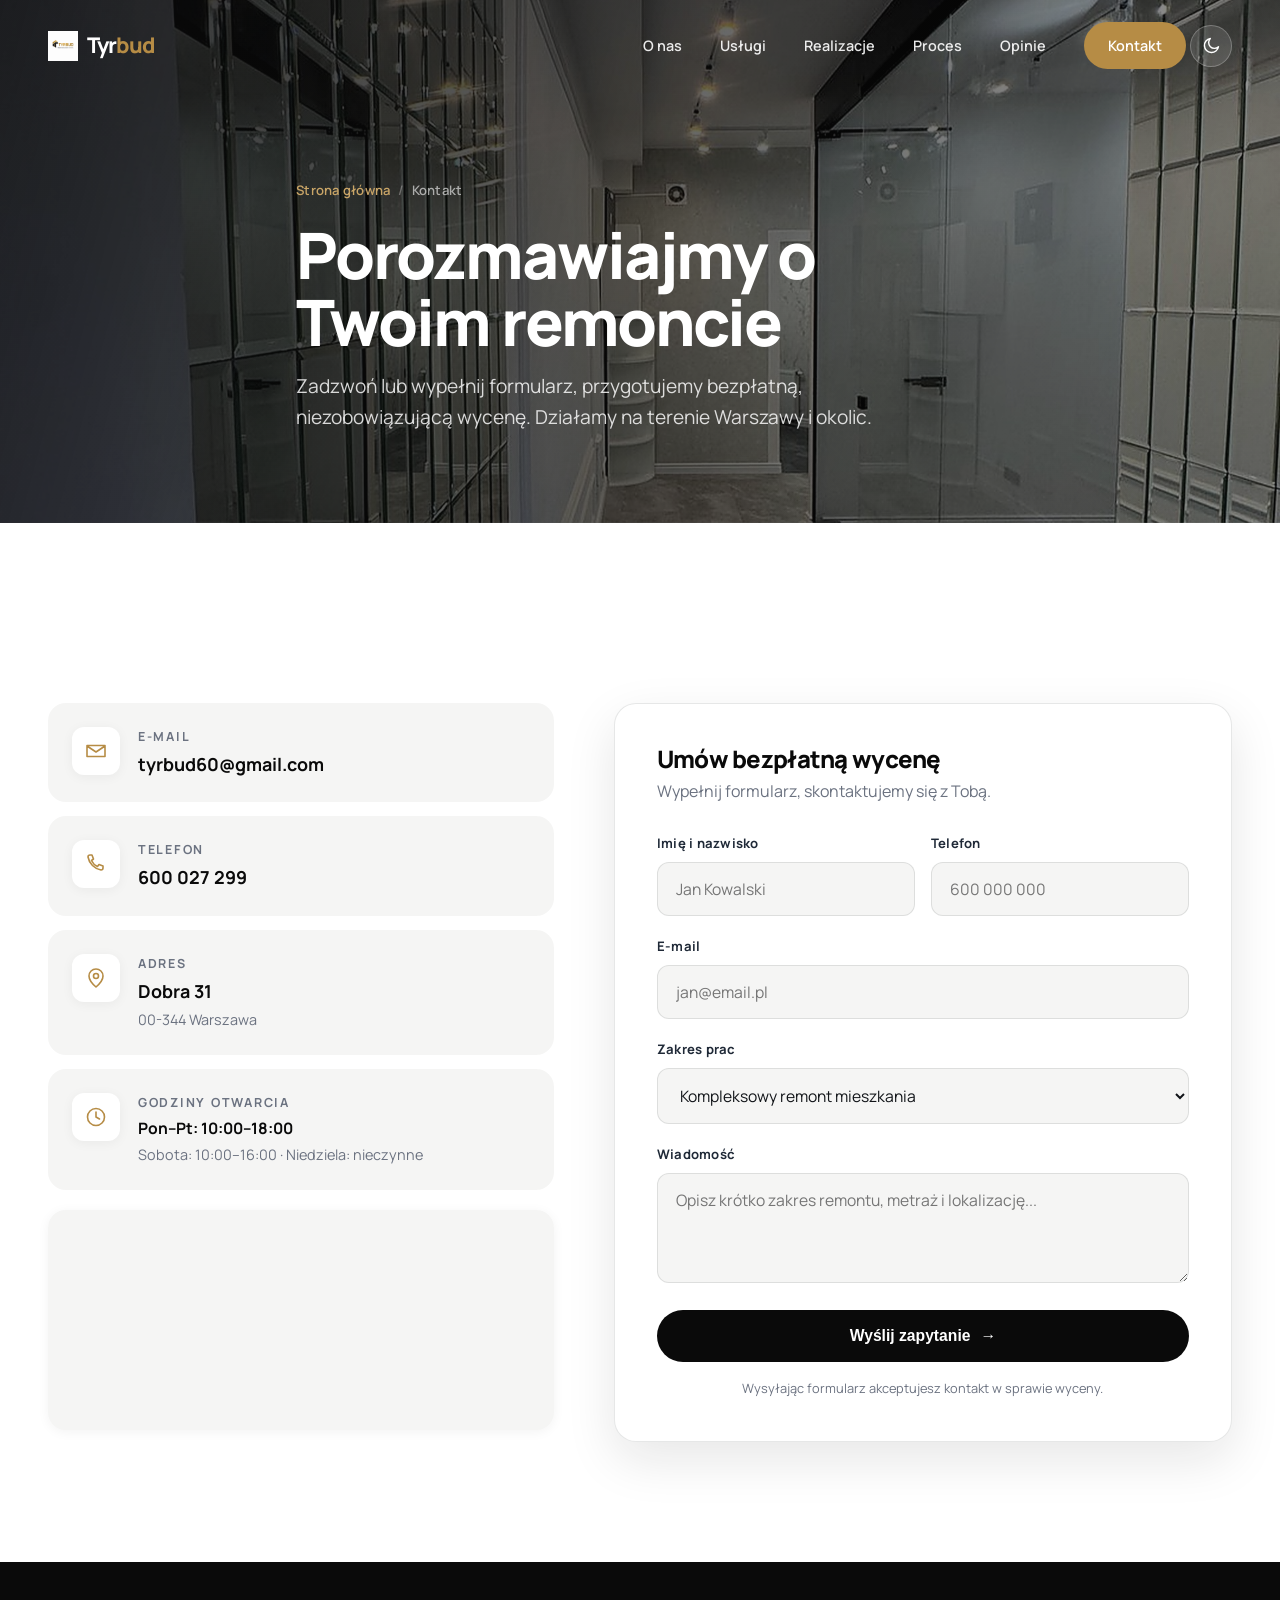
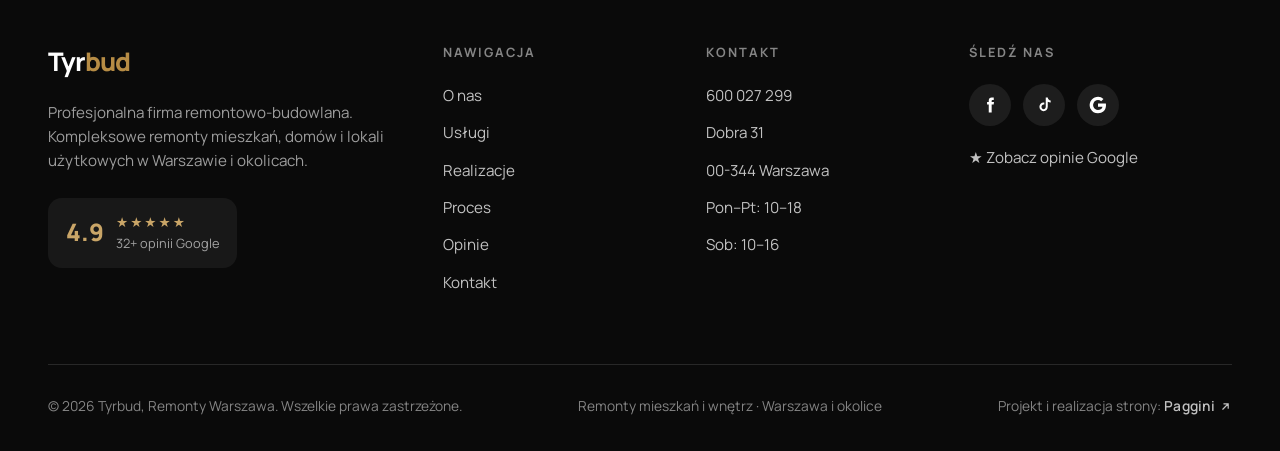
<file: kontakt.html>
<!DOCTYPE html>
<html lang="pl" class="no-js">
<head>
<script>document.documentElement.classList.remove('no-js')</script>
<script>(function(){try{var t=localStorage.getItem('tyrbud-theme');if(t==='dark')document.documentElement.setAttribute('data-theme','dark');}catch(e){}})();</script>
<meta charset="UTF-8" />
<meta name="viewport" content="width=device-width, initial-scale=1.0" />
<meta name="robots" content="index, follow" />
<meta name="theme-color" content="#0A0A0A" />
<link rel="icon" type="image/png" href="assets/img/favicon.png" />
<title>Tyrbud | Kontakt · Umów Bezpłatną Wycenę Remontu w Warszawie</title>
<meta name="description" content="Skontaktuj się z Tyrbud: tel. 600 027 299, Dobra 31, 00-344 Warszawa. Umów bezpłatną wycenę remontu mieszkania lub łazienki. Warszawa i okolice." />
<link rel="canonical" href="https://tyrbud.pl/kontakt.html" />
<meta property="og:url" content="https://tyrbud.pl/kontakt.html" />
<meta property="og:type" content="website" />
<meta property="og:locale" content="pl_PL" />
<meta property="og:title" content="Tyrbud | Kontakt · Umów Bezpłatną Wycenę Remontu w Warszawie" />
<meta property="og:description" content="Skontaktuj się z Tyrbud: tel. 600 027 299, Dobra 31, 00-344 Warszawa. Umów bezpłatną wycenę remontu mieszkania lub łazienki. Warszawa i okolice." />
<meta property="og:image" content="https://tyrbud.pl/assets/img/tla/hero.jpg" />
<link rel="preconnect" href="https://fonts.googleapis.com" />
<link rel="preconnect" href="https://fonts.gstatic.com" crossorigin />
<link href="https://fonts.googleapis.com/css2?family=Manrope:wght@300;400;500;600;700;800&display=swap" rel="stylesheet" />
<link rel="stylesheet" href="assets/style.css" />

<script type="application/ld+json">
{
  "@context": "https://schema.org",
  "@type": ["LocalBusiness", "HomeAndConstructionBusiness"],
  "name": "Tyrbud, Remonty Warszawa",
  "url": "https://tyrbud.pl/",
  "telephone": "+48600027299",
  "priceRange": "$$",
  "image": "https://tyrbud.pl/assets/img/tla/hero.jpg",
  "address": {"@type": "PostalAddress","streetAddress": "Dobra 31","postalCode": "00-344","addressLocality": "Warszawa","addressCountry": "PL"},
  "geo": {"@type": "GeoCoordinates","latitude": 52.2394,"longitude": 21.0269},
  "areaServed": "Warszawa i okolice",
  "sameAs": ["https://www.facebook.com/Tyrbud/?locale=pl_PL", "https://www.google.com/maps/place/Remonty+Warszawa+-+Tyrbud"],
  "openingHoursSpecification": [
    {"@type": "OpeningHoursSpecification","dayOfWeek": ["Monday","Tuesday","Wednesday","Thursday","Friday"],"opens": "10:00","closes": "18:00"},
    {"@type": "OpeningHoursSpecification","dayOfWeek": "Saturday","opens": "10:00","closes": "16:00"}
  ],
  "aggregateRating": {"@type": "AggregateRating","ratingValue": "4.9","reviewCount": "32"}
}
</script>
</head>
<body>
<!-- SVG icon definitions -->
<svg width="0" height="0" style="position:absolute" aria-hidden="true" focusable="false">
  <defs>
    <g id="i-home"><path fill="none" stroke="currentColor" stroke-width="1.6" stroke-linecap="round" stroke-linejoin="round" d="M3 11.5 12 4l9 7.5M5 10v10h5v-6h4v6h5V10"/></g>
    <g id="i-house"><path fill="none" stroke="currentColor" stroke-width="1.6" stroke-linecap="round" stroke-linejoin="round" d="M4 21V9l8-6 8 6v12M4 21h16M9 21v-5h6v5M14 8h3"/></g>
    <g id="i-bath"><path fill="none" stroke="currentColor" stroke-width="1.6" stroke-linecap="round" stroke-linejoin="round" d="M3 12h18M5 12v4a3 3 0 0 0 3 3h8a3 3 0 0 0 3-3v-4M6 12V6a2 2 0 0 1 2-2 2 2 0 0 1 2 2M7 19l-1 2M18 19l1 2"/></g>
    <g id="i-kitchen"><path fill="none" stroke="currentColor" stroke-width="1.6" stroke-linecap="round" stroke-linejoin="round" d="M4 3h16v18H4zM4 9h16M8 5v2M12 5v2M8 13v4"/></g>
    <g id="i-paint"><path fill="none" stroke="currentColor" stroke-width="1.6" stroke-linecap="round" stroke-linejoin="round" d="M4 5a1 1 0 0 1 1-1h11a1 1 0 0 1 1 1v4a1 1 0 0 1-1 1H5a1 1 0 0 1-1-1zM17 6h2a1 1 0 0 1 1 1v3a2 2 0 0 1-2 2h-6v3M11 17h2v5h-2z"/></g>
    <g id="i-trowel"><path fill="none" stroke="currentColor" stroke-width="1.6" stroke-linecap="round" stroke-linejoin="round" d="M14 3 21 10 12 13 3 21M14 10 8 16"/></g>
    <g id="i-plank"><path fill="none" stroke="currentColor" stroke-width="1.6" stroke-linecap="round" stroke-linejoin="round" d="M3 6h18v4H3zM3 14h18v4H3zM8 6v4M15 14v4"/></g>
    <g id="i-tile"><path fill="none" stroke="currentColor" stroke-width="1.6" stroke-linecap="round" stroke-linejoin="round" d="M4 4h7v7H4zM13 4h7v7h-7zM4 13h7v7H4zM13 13h7v7h-7z"/></g>
    <g id="i-bolt"><path fill="none" stroke="currentColor" stroke-width="1.6" stroke-linecap="round" stroke-linejoin="round" d="M13 2 4 14h7l-1 8 9-12h-7z"/></g>
    <g id="i-water"><path fill="none" stroke="currentColor" stroke-width="1.6" stroke-linecap="round" stroke-linejoin="round" d="M12 3s6 6.5 6 10.5A6 6 0 0 1 6 13.5C6 9.5 12 3 12 3z"/></g>
    <g id="i-ruler"><path fill="none" stroke="currentColor" stroke-width="1.6" stroke-linecap="round" stroke-linejoin="round" d="M4 15 15 4l5 5L9 20zM8 11l2 2M11 8l2 2M14 5l2 2"/></g>
    <g id="i-tools"><path fill="none" stroke="currentColor" stroke-width="1.6" stroke-linecap="round" stroke-linejoin="round" d="M14 6a3.5 3.5 0 0 0 4.6 4.6L21 13l-3 3-2.4-2.4A3.5 3.5 0 0 0 11 9L8 6l2-2zM6 14l4 4-3 3-4-4z"/></g>
    <g id="i-clock"><circle cx="12" cy="12" r="8.5" fill="none" stroke="currentColor" stroke-width="1.6"/><path fill="none" stroke="currentColor" stroke-width="1.6" stroke-linecap="round" d="M12 7v5l3.5 2"/></g>
    <g id="i-user"><path fill="none" stroke="currentColor" stroke-width="1.6" stroke-linecap="round" stroke-linejoin="round" d="M12 12a4 4 0 1 0 0-8 4 4 0 0 0 0 8zM5 20a7 7 0 0 1 14 0"/></g>
    <g id="i-award"><circle cx="12" cy="9" r="5.5" fill="none" stroke="currentColor" stroke-width="1.6"/><path fill="none" stroke="currentColor" stroke-width="1.6" stroke-linecap="round" stroke-linejoin="round" d="M9 13.5 8 21l4-2 4 2-1-7.5"/></g>
    <g id="i-diamond"><path fill="none" stroke="currentColor" stroke-width="1.6" stroke-linecap="round" stroke-linejoin="round" d="M6 3h12l3 5-9 13L3 8zM3 8h18M9 3 8 8l4 13M15 3l1 5-4 13"/></g>
    <g id="i-shield"><path fill="none" stroke="currentColor" stroke-width="1.6" stroke-linecap="round" stroke-linejoin="round" d="M12 3 5 6v5c0 4.5 3 8 7 10 4-2 7-5.5 7-10V6zM9 12l2 2 4-4"/></g>
    <g id="i-box"><path fill="none" stroke="currentColor" stroke-width="1.6" stroke-linecap="round" stroke-linejoin="round" d="M3 7 12 3l9 4v10l-9 4-9-4zM3 7l9 4 9-4M12 11v10"/></g>
    <g id="i-doc"><path fill="none" stroke="currentColor" stroke-width="1.6" stroke-linecap="round" stroke-linejoin="round" d="M6 3h8l4 4v14H6zM14 3v4h4M9 12h6M9 16h6"/></g>
    <g id="i-search"><circle cx="11" cy="11" r="6" fill="none" stroke="currentColor" stroke-width="1.6"/><path fill="none" stroke="currentColor" stroke-width="1.6" stroke-linecap="round" d="m20 20-4.5-4.5"/></g>
    <g id="i-phone"><path fill="none" stroke="currentColor" stroke-width="1.6" stroke-linecap="round" stroke-linejoin="round" d="M4 5c0-1 .8-2 2-2h2l1.5 4-2 1.5a12 12 0 0 0 6 6l1.5-2 4 1.5v2c0 1.2-1 2-2 2A16 16 0 0 1 4 5z"/></g>
    <g id="i-mail"><path fill="none" stroke="currentColor" stroke-width="1.6" stroke-linecap="round" stroke-linejoin="round" d="M3 6.5h18v11H3zM3 7l9 6 9-6"/></g>
    <g id="i-pin"><path fill="none" stroke="currentColor" stroke-width="1.6" stroke-linecap="round" stroke-linejoin="round" d="M12 21s7-6 7-11a7 7 0 0 0-14 0c0 5 7 11 7 11z"/><circle cx="12" cy="10" r="2.5" fill="none" stroke="currentColor" stroke-width="1.6"/></g>
    <g id="i-check"><path fill="none" stroke="currentColor" stroke-width="2" stroke-linecap="round" stroke-linejoin="round" d="m5 12 4 4 10-10"/></g>
    <g id="i-star"><path fill="currentColor" d="m12 3 2.6 5.3 5.9.9-4.3 4.1 1 5.8L12 16.9 6.8 19.1l1-5.8L3.5 9.2l5.9-.9z"/></g>
    <g id="i-fb"><path fill="currentColor" d="M14 8.5V7c0-.7.3-1 1-1h1.5V3H14c-2.2 0-3.5 1.3-3.5 3.6V8.5H8.5v3h2V21h3.5v-9.5h2.4l.4-3z"/></g>
    <g id="i-tiktok"><path fill="currentColor" d="M16.5 3c.3 2 1.6 3.5 3.5 3.7v2.4c-1.2 0-2.4-.4-3.5-1v6.1c0 3-2.2 5.3-5 5.3s-5-2.4-5-5.3 2.2-5.3 5-5.3c.3 0 .6 0 .9.1v2.5c-.3-.1-.6-.2-.9-.2-1.4 0-2.5 1.2-2.5 2.9s1.1 2.9 2.5 2.9 2.6-1.2 2.6-2.9V3z"/></g>
    <g id="i-google"><path fill="currentColor" d="M21.6 12.2c0-.7-.1-1.4-.2-2H12v3.8h5.4a4.6 4.6 0 0 1-2 3v2.5h3.2c1.9-1.7 3-4.3 3-7.3z"/><path fill="currentColor" d="M12 22c2.7 0 5-.9 6.6-2.4l-3.2-2.5c-.9.6-2 .9-3.4.9-2.6 0-4.8-1.7-5.6-4.1H3.1v2.6A10 10 0 0 0 12 22z"/><path fill="currentColor" d="M6.4 13.9a6 6 0 0 1 0-3.8V7.5H3.1a10 10 0 0 0 0 9z"/><path fill="currentColor" d="M12 6c1.5 0 2.8.5 3.8 1.5l2.8-2.8A10 10 0 0 0 3.1 7.5l3.3 2.6C7.2 7.7 9.4 6 12 6z"/></g>
  </defs>
</svg>
<header class="nav" id="nav">
  <div class="wrap nav-inner">
    <a href="index.html" class="logo"><img class="logo-mark logo-mark-light" src="assets/img/znak-light.png" alt="" aria-hidden="true" /><img class="logo-mark logo-mark-dark" src="assets/img/znak.png" alt="" aria-hidden="true" /><span class="logo-txt">Tyr<b>bud</b></span></a>
    <nav class="nav-links" id="navLinks">
      <a href="o-nas.html">O nas</a>
      <a href="uslugi.html">Usługi</a>
      <a href="realizacje.html">Realizacje</a>
      <a href="proces.html">Proces</a>
      <a href="opinie.html">Opinie</a>
      <a href="kontakt.html" class="nav-cta">Kontakt</a>
    </nav>
    <button class="burger" id="burger" aria-label="Menu"><span></span><span></span><span></span></button>
  </div>
</header>
<section class="page-hero">
  <div class="page-hero-bg"><img src="assets/img/tla/kontakt.jpg" alt="Porozmawiajmy o Twoim remoncie" fetchpriority="high" /></div>
  <div class="wrap">
    <div class="crumbs"><a href="index.html">Strona główna</a><span>/</span>Kontakt</div>
    <h1>Porozmawiajmy o Twoim remoncie</h1>
    <p class="lead">Zadzwoń lub wypełnij formularz, przygotujemy bezpłatną, niezobowiązującą wycenę. Działamy na terenie Warszawy i okolic.</p>
  </div>
</section>
<section class="pad">
  <div class="wrap">
    <div class="contact-grid">
      <div class="contact-info reveal">
        <div class="ci-card"><div class="ci-ico"><span class="ic"><svg viewBox="0 0 24 24"><use href="#i-mail"/></svg></span></div><div><div class="l">E-mail</div><div class="v"><a href="mailto:tyrbud60@gmail.com">tyrbud60@gmail.com</a></div></div></div>
        <div class="ci-card"><div class="ci-ico"><span class="ic"><svg viewBox="0 0 24 24"><use href="#i-phone"/></svg></span></div><div><div class="l">Telefon</div><div class="v"><a href="tel:+48600027299">600 027 299</a></div></div></div>
        <div class="ci-card"><div class="ci-ico"><span class="ic"><svg viewBox="0 0 24 24"><use href="#i-pin"/></svg></span></div><div><div class="l">Adres</div><div class="v">Dobra 31</div><div class="s">00-344 Warszawa</div></div></div>
        <div class="ci-card"><div class="ci-ico"><span class="ic"><svg viewBox="0 0 24 24"><use href="#i-clock"/></svg></span></div><div><div class="l">Godziny otwarcia</div><div class="v" style="font-size:.98rem">Pon–Pt: 10:00–18:00</div><div class="s">Sobota: 10:00–16:00 · Niedziela: nieczynne</div></div></div>
        <div class="map-embed"><iframe title="Mapa Tyrbud, Dobra 31, Warszawa" loading="lazy" allowfullscreen referrerpolicy="no-referrer-when-downgrade" src="https://maps.google.com/maps?q=Dobra%2031%2C%2000-344%20Warszawa&t=&z=15&ie=UTF8&iwloc=&output=embed"></iframe></div>
      </div>
      <div class="form-card reveal" data-d="1">
        <h3>Umów bezpłatną wycenę</h3>
        <p>Wypełnij formularz, skontaktujemy się z Tobą.</p>
        <form action="https://formspree.io/f/xkjweezk" method="POST">
          <div class="form-row">
            <div class="field"><label for="name">Imię i nazwisko</label><input type="text" id="name" name="name" placeholder="Jan Kowalski" required /></div>
            <div class="field"><label for="phone">Telefon</label><input type="tel" id="phone" name="phone" placeholder="600 000 000" required /></div>
          </div>
          <div class="field"><label for="email">E-mail</label><input type="email" id="email" name="email" placeholder="jan@email.pl" required /></div>
          <div class="field"><label for="scope">Zakres prac</label>
            <select id="scope" name="scope"><option>Kompleksowy remont mieszkania</option><option>Remont łazienki</option><option>Kompleksowe wykończenie wnętrz</option><option>Instalacje hydrauliczne / elektryczne</option><option>Adaptacja lokalu użytkowego</option><option>Inne</option></select>
          </div>
          <div class="field"><label for="msg">Wiadomość</label><textarea id="msg" name="message" placeholder="Opisz krótko zakres remontu, metraż i lokalizację..."></textarea></div>
          <button type="submit" class="btn btn-primary">Wyślij zapytanie <span class="arr">→</span></button>
          <p class="form-note">Wysyłając formularz akceptujesz kontakt w sprawie wyceny.</p>
        </form>
      </div>
    </div>
  </div>
</section>

<footer>
  <div class="wrap">
    <div class="foot-grid">
      <div>
        <div class="foot-logo">Tyr<span>bud</span></div>
        <p class="foot-about">Profesjonalna firma remontowo-budowlana. Kompleksowe remonty mieszkań, domów i lokali użytkowych w Warszawie i okolicach.</p>
        <div class="foot-rating">
          <span class="fr-n">4.9</span>
          <div><div class="fr-s">★★★★★</div><div class="fr-t">32+ opinii Google</div></div>
        </div>
      </div>
      <div class="foot-col">
        <h4>Nawigacja</h4>
        <a href="o-nas.html">O nas</a>
        <a href="uslugi.html">Usługi</a>
        <a href="realizacje.html">Realizacje</a>
        <a href="proces.html">Proces</a>
        <a href="opinie.html">Opinie</a>
        <a href="kontakt.html">Kontakt</a>
      </div>
      <div class="foot-col">
        <h4>Kontakt</h4>
        <a href="tel:+48600027299">600 027 299</a>
        <p>Dobra 31</p>
        <p>00-344 Warszawa</p>
        <p>Pon–Pt: 10–18</p>
        <p>Sob: 10–16</p>
      </div>
      <div class="foot-col">
        <h4>Śledź nas</h4>
        <div class="foot-social">
          <a href="https://www.facebook.com/Tyrbud/?locale=pl_PL" target="_blank" rel="noopener" aria-label="Facebook"><span class="ic"><svg viewBox="0 0 24 24"><use href="#i-fb"/></svg></span></a>
          <a href="https://www.tiktok.com/@remontymieszkaniatyrbud" target="_blank" rel="noopener" aria-label="TikTok"><span class="ic"><svg viewBox="0 0 24 24"><use href="#i-tiktok"/></svg></span></a>
          <a href="https://www.google.com/maps/place/Remonty+Warszawa+-+Tyrbud/@52.238828,21.024805,17z/data=!4m16!1m9!3m8!1s0x471ecc5975197ccd:0x70a390a2ac879009!2sRemonty+Warszawa+-+Tyrbud!8m2!3d52.238828!4d21.0273799!9m1!1b1!16s%2Fg%2F1hc9wfp7b!3m5!1s0x471ecc5975197ccd:0x70a390a2ac879009!8m2!3d52.238828!4d21.0273799!16s%2Fg%2F1hc9wfp7b?entry=ttu" target="_blank" rel="noopener" aria-label="Google Maps"><span class="ic"><svg viewBox="0 0 24 24"><use href="#i-google"/></svg></span></a>
        </div>
        <a href="https://www.google.com/maps/place/Remonty+Warszawa+-+Tyrbud/@52.238828,21.024805,17z/data=!4m16!1m9!3m8!1s0x471ecc5975197ccd:0x70a390a2ac879009!2sRemonty+Warszawa+-+Tyrbud!8m2!3d52.238828!4d21.0273799!9m1!1b1!16s%2Fg%2F1hc9wfp7b!3m5!1s0x471ecc5975197ccd:0x70a390a2ac879009!8m2!3d52.238828!4d21.0273799!16s%2Fg%2F1hc9wfp7b?entry=ttu" target="_blank" rel="noopener" style="margin-top:20px;display:inline-block">★ Zobacz opinie Google</a>
      </div>
    </div>
    <div class="foot-bottom">
      <div>© 2026 Tyrbud, Remonty Warszawa. Wszelkie prawa zastrzeżone.</div>
      <div>Remonty mieszkań i wnętrz · Warszawa i okolice</div>
      <div class="foot-credit">Projekt i realizacja strony: <a href="https://paggini.com/" target="_blank" rel="noopener" title="Paggini – projektowanie stron internetowych">Paggini<svg viewBox="0 0 24 24" aria-hidden="true"><path d="M7 17 17 7M9 7h8v8"/></svg></a></div>
    </div>
  </div>
</footer>
<script>
const nav=document.getElementById('nav');
window.addEventListener('scroll',()=>{nav.classList.toggle('scrolled',window.scrollY>40)},{passive:true});
const burger=document.getElementById('burger'),navLinks=document.getElementById('navLinks');
burger.addEventListener('click',()=>{navLinks.classList.toggle('open');burger.classList.toggle('active')});
navLinks.querySelectorAll('a').forEach(a=>a.addEventListener('click',()=>{navLinks.classList.remove('open');burger.classList.remove('active')}));
const io=new IntersectionObserver((es)=>{es.forEach(e=>{if(e.isIntersecting){e.target.classList.add('in');io.unobserve(e.target)}})},{threshold:.12,rootMargin:'0px 0px -60px 0px'});
document.querySelectorAll('.reveal').forEach(el=>io.observe(el));
const counters=document.querySelectorAll('[data-count]');
const cio=new IntersectionObserver((es)=>{es.forEach(e=>{if(e.isIntersecting){const el=e.target,t=+el.dataset.count,suf=el.dataset.suffix||'';let n=0;const st=Math.ceil(t/40);const iv=setInterval(()=>{n+=st;if(n>=t){n=t;clearInterval(iv)}el.textContent=n+suf},28);cio.unobserve(el)}})},{threshold:.5});
counters.forEach(c=>cio.observe(c));
document.querySelectorAll('.faq-q').forEach(q=>{q.addEventListener('click',()=>{const item=q.parentElement,a=item.querySelector('.faq-a'),open=item.classList.contains('open');document.querySelectorAll('.faq-item').forEach(i=>{i.classList.remove('open');i.querySelector('.faq-a').style.maxHeight=null});if(!open){item.classList.add('open');a.style.maxHeight=a.scrollHeight+'px'}})});
</script>

<script src="assets/theme.js"></script>
</body>
</html>
</file>
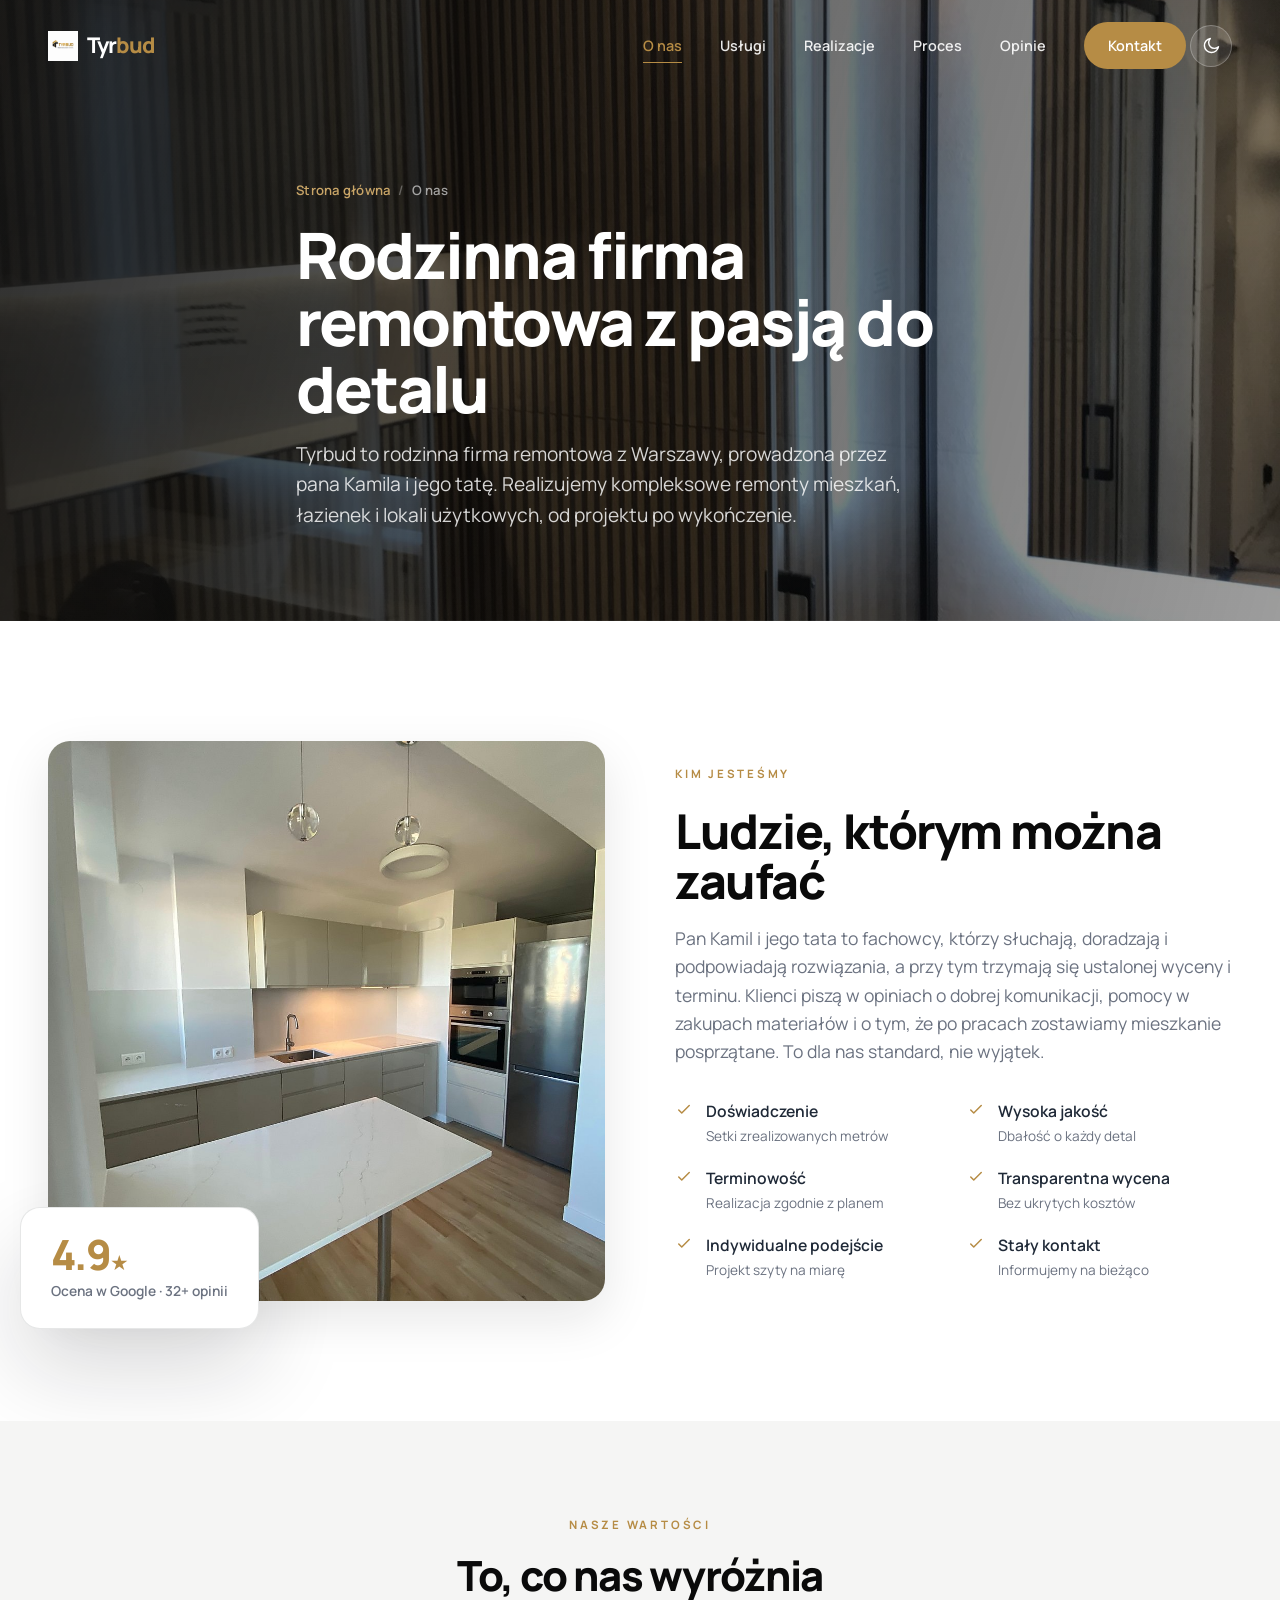
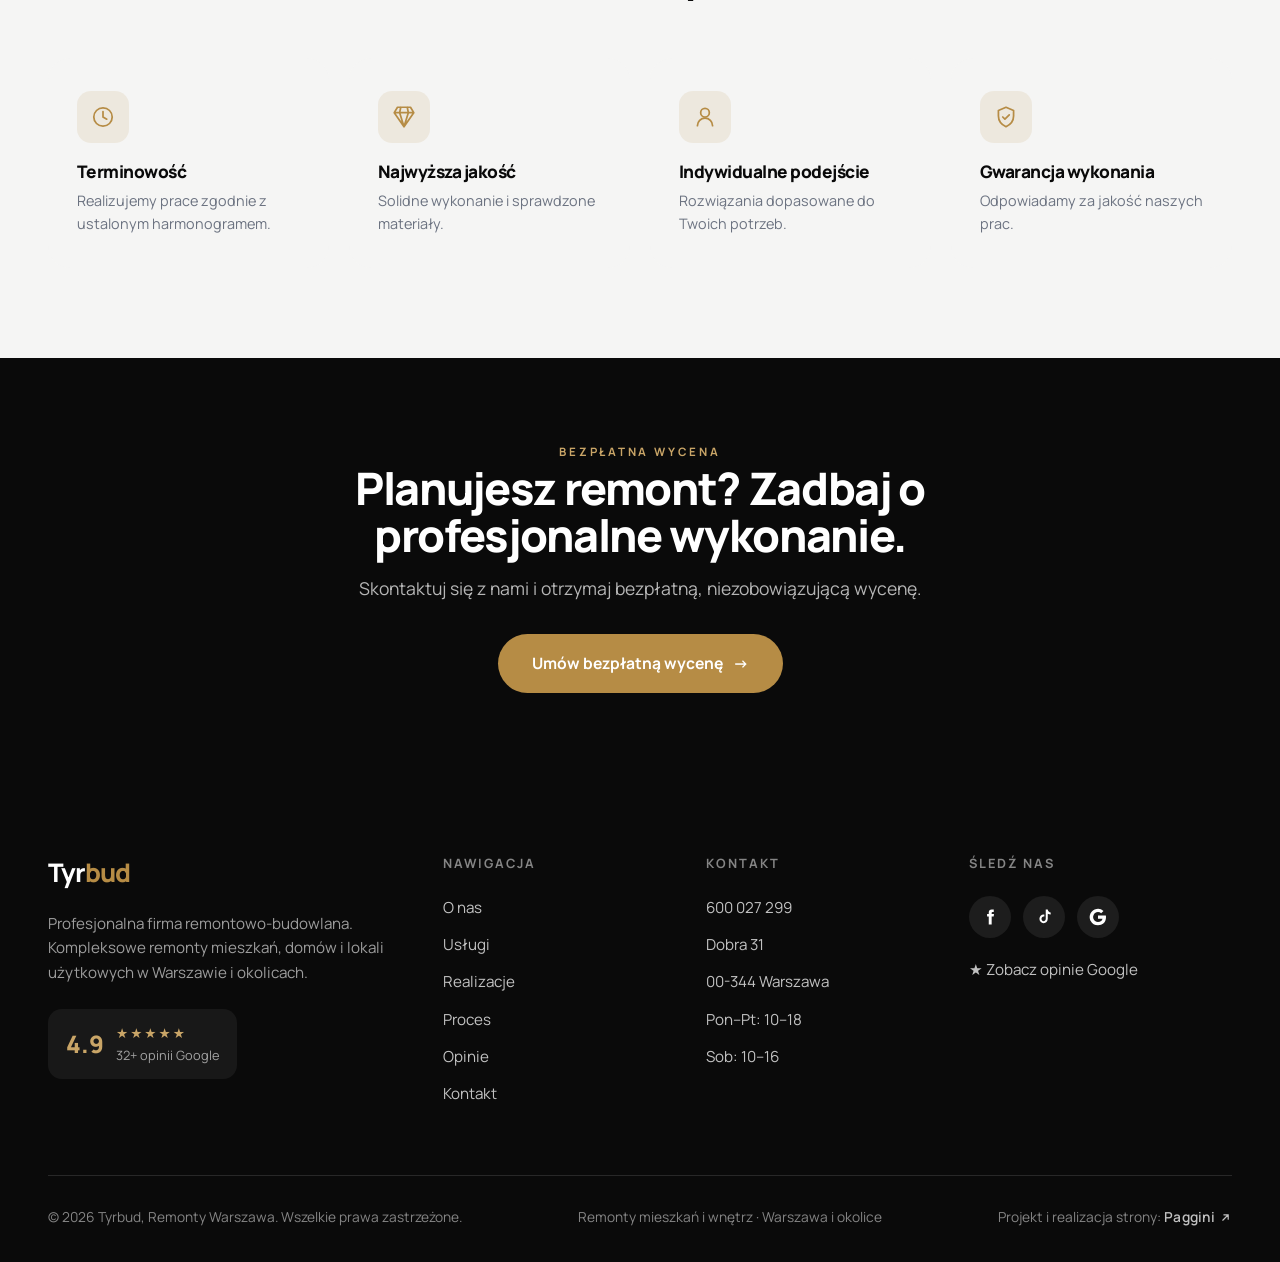
<file: o-nas.html>
<!DOCTYPE html>
<html lang="pl" class="no-js">
<head>
<script>document.documentElement.classList.remove('no-js')</script>
<script>(function(){try{var t=localStorage.getItem('tyrbud-theme');if(t==='dark')document.documentElement.setAttribute('data-theme','dark');}catch(e){}})();</script>
<meta charset="UTF-8" />
<meta name="viewport" content="width=device-width, initial-scale=1.0" />
<meta name="robots" content="index, follow" />
<meta name="theme-color" content="#0A0A0A" />
<link rel="icon" type="image/png" href="assets/img/favicon.png" />
<title>Tyrbud | O nas · Firma Remontowo-Budowlana w Warszawie</title>
<meta name="description" content="Poznaj Tyrbud, rodzinną firmę remontową z Warszawy (pan Kamil i tata). Terminowość, pomoc w zakupach, stały kontakt i dbałość o detal. Ocena 4.9/5 w Google." />
<link rel="canonical" href="https://tyrbud.pl/o-nas.html" />
<meta property="og:url" content="https://tyrbud.pl/o-nas.html" />
<meta property="og:type" content="website" />
<meta property="og:locale" content="pl_PL" />
<meta property="og:title" content="Tyrbud | O nas · Firma Remontowo-Budowlana w Warszawie" />
<meta property="og:description" content="Poznaj Tyrbud, profesjonalną firmę remontowo-budowlaną z Warszawy. Doświadczenie, jakość, terminowość i indywidualne podejście. Ocena 4.9/5 w Google." />
<meta property="og:image" content="https://tyrbud.pl/assets/img/tla/hero.jpg" />
<link rel="preconnect" href="https://fonts.googleapis.com" />
<link rel="preconnect" href="https://fonts.gstatic.com" crossorigin />
<link href="https://fonts.googleapis.com/css2?family=Manrope:wght@300;400;500;600;700;800&display=swap" rel="stylesheet" />
<link rel="stylesheet" href="assets/style.css" />

<script type="application/ld+json">
{
  "@context": "https://schema.org",
  "@type": ["LocalBusiness", "HomeAndConstructionBusiness"],
  "name": "Tyrbud, Remonty Warszawa",
  "url": "https://tyrbud.pl/",
  "telephone": "+48600027299",
  "priceRange": "$$",
  "image": "https://tyrbud.pl/assets/img/tla/hero.jpg",
  "address": {"@type": "PostalAddress","streetAddress": "Dobra 31","postalCode": "00-344","addressLocality": "Warszawa","addressCountry": "PL"},
  "geo": {"@type": "GeoCoordinates","latitude": 52.2394,"longitude": 21.0269},
  "areaServed": "Warszawa i okolice",
  "sameAs": ["https://www.facebook.com/Tyrbud/?locale=pl_PL", "https://www.google.com/maps/place/Remonty+Warszawa+-+Tyrbud"],
  "openingHoursSpecification": [
    {"@type": "OpeningHoursSpecification","dayOfWeek": ["Monday","Tuesday","Wednesday","Thursday","Friday"],"opens": "10:00","closes": "18:00"},
    {"@type": "OpeningHoursSpecification","dayOfWeek": "Saturday","opens": "10:00","closes": "16:00"}
  ],
  "aggregateRating": {"@type": "AggregateRating","ratingValue": "4.9","reviewCount": "32"}
}
</script>
</head>
<body>
<!-- SVG icon definitions -->
<svg width="0" height="0" style="position:absolute" aria-hidden="true" focusable="false">
  <defs>
    <g id="i-home"><path fill="none" stroke="currentColor" stroke-width="1.6" stroke-linecap="round" stroke-linejoin="round" d="M3 11.5 12 4l9 7.5M5 10v10h5v-6h4v6h5V10"/></g>
    <g id="i-house"><path fill="none" stroke="currentColor" stroke-width="1.6" stroke-linecap="round" stroke-linejoin="round" d="M4 21V9l8-6 8 6v12M4 21h16M9 21v-5h6v5M14 8h3"/></g>
    <g id="i-bath"><path fill="none" stroke="currentColor" stroke-width="1.6" stroke-linecap="round" stroke-linejoin="round" d="M3 12h18M5 12v4a3 3 0 0 0 3 3h8a3 3 0 0 0 3-3v-4M6 12V6a2 2 0 0 1 2-2 2 2 0 0 1 2 2M7 19l-1 2M18 19l1 2"/></g>
    <g id="i-kitchen"><path fill="none" stroke="currentColor" stroke-width="1.6" stroke-linecap="round" stroke-linejoin="round" d="M4 3h16v18H4zM4 9h16M8 5v2M12 5v2M8 13v4"/></g>
    <g id="i-paint"><path fill="none" stroke="currentColor" stroke-width="1.6" stroke-linecap="round" stroke-linejoin="round" d="M4 5a1 1 0 0 1 1-1h11a1 1 0 0 1 1 1v4a1 1 0 0 1-1 1H5a1 1 0 0 1-1-1zM17 6h2a1 1 0 0 1 1 1v3a2 2 0 0 1-2 2h-6v3M11 17h2v5h-2z"/></g>
    <g id="i-trowel"><path fill="none" stroke="currentColor" stroke-width="1.6" stroke-linecap="round" stroke-linejoin="round" d="M14 3 21 10 12 13 3 21M14 10 8 16"/></g>
    <g id="i-plank"><path fill="none" stroke="currentColor" stroke-width="1.6" stroke-linecap="round" stroke-linejoin="round" d="M3 6h18v4H3zM3 14h18v4H3zM8 6v4M15 14v4"/></g>
    <g id="i-tile"><path fill="none" stroke="currentColor" stroke-width="1.6" stroke-linecap="round" stroke-linejoin="round" d="M4 4h7v7H4zM13 4h7v7h-7zM4 13h7v7H4zM13 13h7v7h-7z"/></g>
    <g id="i-bolt"><path fill="none" stroke="currentColor" stroke-width="1.6" stroke-linecap="round" stroke-linejoin="round" d="M13 2 4 14h7l-1 8 9-12h-7z"/></g>
    <g id="i-water"><path fill="none" stroke="currentColor" stroke-width="1.6" stroke-linecap="round" stroke-linejoin="round" d="M12 3s6 6.5 6 10.5A6 6 0 0 1 6 13.5C6 9.5 12 3 12 3z"/></g>
    <g id="i-ruler"><path fill="none" stroke="currentColor" stroke-width="1.6" stroke-linecap="round" stroke-linejoin="round" d="M4 15 15 4l5 5L9 20zM8 11l2 2M11 8l2 2M14 5l2 2"/></g>
    <g id="i-tools"><path fill="none" stroke="currentColor" stroke-width="1.6" stroke-linecap="round" stroke-linejoin="round" d="M14 6a3.5 3.5 0 0 0 4.6 4.6L21 13l-3 3-2.4-2.4A3.5 3.5 0 0 0 11 9L8 6l2-2zM6 14l4 4-3 3-4-4z"/></g>
    <g id="i-clock"><circle cx="12" cy="12" r="8.5" fill="none" stroke="currentColor" stroke-width="1.6"/><path fill="none" stroke="currentColor" stroke-width="1.6" stroke-linecap="round" d="M12 7v5l3.5 2"/></g>
    <g id="i-user"><path fill="none" stroke="currentColor" stroke-width="1.6" stroke-linecap="round" stroke-linejoin="round" d="M12 12a4 4 0 1 0 0-8 4 4 0 0 0 0 8zM5 20a7 7 0 0 1 14 0"/></g>
    <g id="i-award"><circle cx="12" cy="9" r="5.5" fill="none" stroke="currentColor" stroke-width="1.6"/><path fill="none" stroke="currentColor" stroke-width="1.6" stroke-linecap="round" stroke-linejoin="round" d="M9 13.5 8 21l4-2 4 2-1-7.5"/></g>
    <g id="i-diamond"><path fill="none" stroke="currentColor" stroke-width="1.6" stroke-linecap="round" stroke-linejoin="round" d="M6 3h12l3 5-9 13L3 8zM3 8h18M9 3 8 8l4 13M15 3l1 5-4 13"/></g>
    <g id="i-shield"><path fill="none" stroke="currentColor" stroke-width="1.6" stroke-linecap="round" stroke-linejoin="round" d="M12 3 5 6v5c0 4.5 3 8 7 10 4-2 7-5.5 7-10V6zM9 12l2 2 4-4"/></g>
    <g id="i-box"><path fill="none" stroke="currentColor" stroke-width="1.6" stroke-linecap="round" stroke-linejoin="round" d="M3 7 12 3l9 4v10l-9 4-9-4zM3 7l9 4 9-4M12 11v10"/></g>
    <g id="i-doc"><path fill="none" stroke="currentColor" stroke-width="1.6" stroke-linecap="round" stroke-linejoin="round" d="M6 3h8l4 4v14H6zM14 3v4h4M9 12h6M9 16h6"/></g>
    <g id="i-search"><circle cx="11" cy="11" r="6" fill="none" stroke="currentColor" stroke-width="1.6"/><path fill="none" stroke="currentColor" stroke-width="1.6" stroke-linecap="round" d="m20 20-4.5-4.5"/></g>
    <g id="i-phone"><path fill="none" stroke="currentColor" stroke-width="1.6" stroke-linecap="round" stroke-linejoin="round" d="M4 5c0-1 .8-2 2-2h2l1.5 4-2 1.5a12 12 0 0 0 6 6l1.5-2 4 1.5v2c0 1.2-1 2-2 2A16 16 0 0 1 4 5z"/></g>
    <g id="i-pin"><path fill="none" stroke="currentColor" stroke-width="1.6" stroke-linecap="round" stroke-linejoin="round" d="M12 21s7-6 7-11a7 7 0 0 0-14 0c0 5 7 11 7 11z"/><circle cx="12" cy="10" r="2.5" fill="none" stroke="currentColor" stroke-width="1.6"/></g>
    <g id="i-check"><path fill="none" stroke="currentColor" stroke-width="2" stroke-linecap="round" stroke-linejoin="round" d="m5 12 4 4 10-10"/></g>
    <g id="i-star"><path fill="currentColor" d="m12 3 2.6 5.3 5.9.9-4.3 4.1 1 5.8L12 16.9 6.8 19.1l1-5.8L3.5 9.2l5.9-.9z"/></g>
    <g id="i-fb"><path fill="currentColor" d="M14 8.5V7c0-.7.3-1 1-1h1.5V3H14c-2.2 0-3.5 1.3-3.5 3.6V8.5H8.5v3h2V21h3.5v-9.5h2.4l.4-3z"/></g>
    <g id="i-tiktok"><path fill="currentColor" d="M16.5 3c.3 2 1.6 3.5 3.5 3.7v2.4c-1.2 0-2.4-.4-3.5-1v6.1c0 3-2.2 5.3-5 5.3s-5-2.4-5-5.3 2.2-5.3 5-5.3c.3 0 .6 0 .9.1v2.5c-.3-.1-.6-.2-.9-.2-1.4 0-2.5 1.2-2.5 2.9s1.1 2.9 2.5 2.9 2.6-1.2 2.6-2.9V3z"/></g>
    <g id="i-google"><path fill="currentColor" d="M21.6 12.2c0-.7-.1-1.4-.2-2H12v3.8h5.4a4.6 4.6 0 0 1-2 3v2.5h3.2c1.9-1.7 3-4.3 3-7.3z"/><path fill="currentColor" d="M12 22c2.7 0 5-.9 6.6-2.4l-3.2-2.5c-.9.6-2 .9-3.4.9-2.6 0-4.8-1.7-5.6-4.1H3.1v2.6A10 10 0 0 0 12 22z"/><path fill="currentColor" d="M6.4 13.9a6 6 0 0 1 0-3.8V7.5H3.1a10 10 0 0 0 0 9z"/><path fill="currentColor" d="M12 6c1.5 0 2.8.5 3.8 1.5l2.8-2.8A10 10 0 0 0 3.1 7.5l3.3 2.6C7.2 7.7 9.4 6 12 6z"/></g>
  </defs>
</svg>
<header class="nav" id="nav">
  <div class="wrap nav-inner">
    <a href="index.html" class="logo"><img class="logo-mark logo-mark-light" src="assets/img/znak-light.png" alt="" aria-hidden="true" /><img class="logo-mark logo-mark-dark" src="assets/img/znak.png" alt="" aria-hidden="true" /><span class="logo-txt">Tyr<b>bud</b></span></a>
    <nav class="nav-links" id="navLinks">
      <a href="o-nas.html" class="active">O nas</a>
      <a href="uslugi.html">Usługi</a>
      <a href="realizacje.html">Realizacje</a>
      <a href="proces.html">Proces</a>
      <a href="opinie.html">Opinie</a>
      <a href="kontakt.html" class="nav-cta">Kontakt</a>
    </nav>
    <button class="burger" id="burger" aria-label="Menu"><span></span><span></span><span></span></button>
  </div>
</header>
<section class="page-hero">
  <div class="page-hero-bg"><img src="assets/img/tla/onas.jpg" alt="Firma remontowo-budowlana z pasją do detalu" fetchpriority="high" /></div>
  <div class="wrap">
    <div class="crumbs"><a href="index.html">Strona główna</a><span>/</span>O nas</div>
    <h1>Rodzinna firma remontowa z pasją do detalu</h1>
    <p class="lead">Tyrbud to rodzinna firma remontowa z Warszawy, prowadzona przez pana Kamila i jego tatę. Realizujemy kompleksowe remonty mieszkań, łazienek i lokali użytkowych, od projektu po wykończenie.</p>
  </div>
</section>
<section class="pad">
  <div class="wrap about-grid">
    <div class="about-img-wrap reveal">
      <img class="about-img" loading="lazy" src="assets/img/realizacje/35.jpg" alt="Realizacja Tyrbud" />
      <div class="about-badge">
        <div class="n">4.9<span style="font-size:1.3rem">★</span></div>
        <div class="t">Ocena w Google · 32+ opinii</div>
      </div>
    </div>
    <div class="reveal" data-d="1">
      <span class="eyebrow">Kim jesteśmy</span>
      <h2 style="font-size:clamp(2rem,4vw,3rem);margin:20px 0 18px">Ludzie, którym można zaufać</h2>
      <p style="font-size:1.1rem;color:var(--muted);font-weight:400">Pan Kamil i jego tata to fachowcy, którzy słuchają, doradzają i podpowiadają rozwiązania, a przy tym trzymają się ustalonej wyceny i terminu. Klienci piszą w opiniach o dobrej komunikacji, pomocy w zakupach materiałów i o tym, że po pracach zostawiamy mieszkanie posprzątane. To dla nas standard, nie wyjątek.</p>
      <div class="about-list">
        <div class="about-item"><span class="ck"><span class="ic" style="width:18px;height:18px"><svg viewBox="0 0 24 24"><use href="#i-check"/></svg></span></span><div class="txt">Doświadczenie<small>Setki zrealizowanych metrów</small></div></div>
        <div class="about-item"><span class="ck"><span class="ic" style="width:18px;height:18px"><svg viewBox="0 0 24 24"><use href="#i-check"/></svg></span></span><div class="txt">Wysoka jakość<small>Dbałość o każdy detal</small></div></div>
        <div class="about-item"><span class="ck"><span class="ic" style="width:18px;height:18px"><svg viewBox="0 0 24 24"><use href="#i-check"/></svg></span></span><div class="txt">Terminowość<small>Realizacja zgodnie z planem</small></div></div>
        <div class="about-item"><span class="ck"><span class="ic" style="width:18px;height:18px"><svg viewBox="0 0 24 24"><use href="#i-check"/></svg></span></span><div class="txt">Transparentna wycena<small>Bez ukrytych kosztów</small></div></div>
        <div class="about-item"><span class="ck"><span class="ic" style="width:18px;height:18px"><svg viewBox="0 0 24 24"><use href="#i-check"/></svg></span></span><div class="txt">Indywidualne podejście<small>Projekt szyty na miarę</small></div></div>
        <div class="about-item"><span class="ck"><span class="ic" style="width:18px;height:18px"><svg viewBox="0 0 24 24"><use href="#i-check"/></svg></span></span><div class="txt">Stały kontakt<small>Informujemy na bieżąco</small></div></div>
      </div>
    </div>
  </div>
</section>
<section class="services pad-sm">
  <div class="wrap">
    <div class="sec-head center reveal">
      <span class="eyebrow" style="display:inline-block">Nasze wartości</span>
      <h2 style="font-size:clamp(1.8rem,3.5vw,2.6rem);margin:18px 0">To, co nas wyróżnia</h2>
    </div>
    <div class="why-grid">
      <div class="why-card reveal"><div class="why-ico"><span class="ic"><svg viewBox="0 0 24 24"><use href="#i-clock"/></svg></span></div><h3>Terminowość</h3><p>Realizujemy prace zgodnie z ustalonym harmonogramem.</p></div>
      <div class="why-card reveal" data-d="1"><div class="why-ico"><span class="ic"><svg viewBox="0 0 24 24"><use href="#i-diamond"/></svg></span></div><h3>Najwyższa jakość</h3><p>Solidne wykonanie i sprawdzone materiały.</p></div>
      <div class="why-card reveal" data-d="2"><div class="why-ico"><span class="ic"><svg viewBox="0 0 24 24"><use href="#i-user"/></svg></span></div><h3>Indywidualne podejście</h3><p>Rozwiązania dopasowane do Twoich potrzeb.</p></div>
      <div class="why-card reveal" data-d="3"><div class="why-ico"><span class="ic"><svg viewBox="0 0 24 24"><use href="#i-shield"/></svg></span></div><h3>Gwarancja wykonania</h3><p>Odpowiadamy za jakość naszych prac.</p></div>
    </div>
  </div>
</section>
<section class="cta-band">
  <div class="wrap reveal">
    <span class="eyebrow" style="color:var(--bronze-soft)">Bezpłatna wycena</span>
    <h2>Planujesz remont? Zadbaj o profesjonalne wykonanie.</h2>
    <p>Skontaktuj się z nami i otrzymaj bezpłatną, niezobowiązującą wycenę.</p>
    <a href="kontakt.html" class="btn btn-primary">Umów bezpłatną wycenę <span class="arr">→</span></a>
  </div>
</section>
<footer>
  <div class="wrap">
    <div class="foot-grid">
      <div>
        <div class="foot-logo">Tyr<span>bud</span></div>
        <p class="foot-about">Profesjonalna firma remontowo-budowlana. Kompleksowe remonty mieszkań, domów i lokali użytkowych w Warszawie i okolicach.</p>
        <div class="foot-rating">
          <span class="fr-n">4.9</span>
          <div><div class="fr-s">★★★★★</div><div class="fr-t">32+ opinii Google</div></div>
        </div>
      </div>
      <div class="foot-col">
        <h4>Nawigacja</h4>
        <a href="o-nas.html">O nas</a>
        <a href="uslugi.html">Usługi</a>
        <a href="realizacje.html">Realizacje</a>
        <a href="proces.html">Proces</a>
        <a href="opinie.html">Opinie</a>
        <a href="kontakt.html">Kontakt</a>
      </div>
      <div class="foot-col">
        <h4>Kontakt</h4>
        <a href="tel:+48600027299">600 027 299</a>
        <p>Dobra 31</p>
        <p>00-344 Warszawa</p>
        <p>Pon–Pt: 10–18</p>
        <p>Sob: 10–16</p>
      </div>
      <div class="foot-col">
        <h4>Śledź nas</h4>
        <div class="foot-social">
          <a href="https://www.facebook.com/Tyrbud/?locale=pl_PL" target="_blank" rel="noopener" aria-label="Facebook"><span class="ic"><svg viewBox="0 0 24 24"><use href="#i-fb"/></svg></span></a>
          <a href="https://www.tiktok.com/@remontymieszkaniatyrbud" target="_blank" rel="noopener" aria-label="TikTok"><span class="ic"><svg viewBox="0 0 24 24"><use href="#i-tiktok"/></svg></span></a>
          <a href="https://www.google.com/maps/place/Remonty+Warszawa+-+Tyrbud/@52.238828,21.024805,17z/data=!4m16!1m9!3m8!1s0x471ecc5975197ccd:0x70a390a2ac879009!2sRemonty+Warszawa+-+Tyrbud!8m2!3d52.238828!4d21.0273799!9m1!1b1!16s%2Fg%2F1hc9wfp7b!3m5!1s0x471ecc5975197ccd:0x70a390a2ac879009!8m2!3d52.238828!4d21.0273799!16s%2Fg%2F1hc9wfp7b?entry=ttu" target="_blank" rel="noopener" aria-label="Google Maps"><span class="ic"><svg viewBox="0 0 24 24"><use href="#i-google"/></svg></span></a>
        </div>
        <a href="https://www.google.com/maps/place/Remonty+Warszawa+-+Tyrbud/@52.238828,21.024805,17z/data=!4m16!1m9!3m8!1s0x471ecc5975197ccd:0x70a390a2ac879009!2sRemonty+Warszawa+-+Tyrbud!8m2!3d52.238828!4d21.0273799!9m1!1b1!16s%2Fg%2F1hc9wfp7b!3m5!1s0x471ecc5975197ccd:0x70a390a2ac879009!8m2!3d52.238828!4d21.0273799!16s%2Fg%2F1hc9wfp7b?entry=ttu" target="_blank" rel="noopener" style="margin-top:20px;display:inline-block">★ Zobacz opinie Google</a>
      </div>
    </div>
    <div class="foot-bottom">
      <div>© 2026 Tyrbud, Remonty Warszawa. Wszelkie prawa zastrzeżone.</div>
      <div>Remonty mieszkań i wnętrz · Warszawa i okolice</div>
      <div class="foot-credit">Projekt i realizacja strony: <a href="https://paggini.com/" target="_blank" rel="noopener" title="Paggini – projektowanie stron internetowych">Paggini<svg viewBox="0 0 24 24" aria-hidden="true"><path d="M7 17 17 7M9 7h8v8"/></svg></a></div>
    </div>
  </div>
</footer>
<script>
const nav=document.getElementById('nav');
window.addEventListener('scroll',()=>{nav.classList.toggle('scrolled',window.scrollY>40)},{passive:true});
const burger=document.getElementById('burger'),navLinks=document.getElementById('navLinks');
burger.addEventListener('click',()=>{navLinks.classList.toggle('open');burger.classList.toggle('active')});
navLinks.querySelectorAll('a').forEach(a=>a.addEventListener('click',()=>{navLinks.classList.remove('open');burger.classList.remove('active')}));
const io=new IntersectionObserver((es)=>{es.forEach(e=>{if(e.isIntersecting){e.target.classList.add('in');io.unobserve(e.target)}})},{threshold:.12,rootMargin:'0px 0px -60px 0px'});
document.querySelectorAll('.reveal').forEach(el=>io.observe(el));
const counters=document.querySelectorAll('[data-count]');
const cio=new IntersectionObserver((es)=>{es.forEach(e=>{if(e.isIntersecting){const el=e.target,t=+el.dataset.count,suf=el.dataset.suffix||'';let n=0;const st=Math.ceil(t/40);const iv=setInterval(()=>{n+=st;if(n>=t){n=t;clearInterval(iv)}el.textContent=n+suf},28);cio.unobserve(el)}})},{threshold:.5});
counters.forEach(c=>cio.observe(c));
document.querySelectorAll('.faq-q').forEach(q=>{q.addEventListener('click',()=>{const item=q.parentElement,a=item.querySelector('.faq-a'),open=item.classList.contains('open');document.querySelectorAll('.faq-item').forEach(i=>{i.classList.remove('open');i.querySelector('.faq-a').style.maxHeight=null});if(!open){item.classList.add('open');a.style.maxHeight=a.scrollHeight+'px'}})});
</script>

<script src="assets/theme.js"></script>
</body>
</html>
</file>
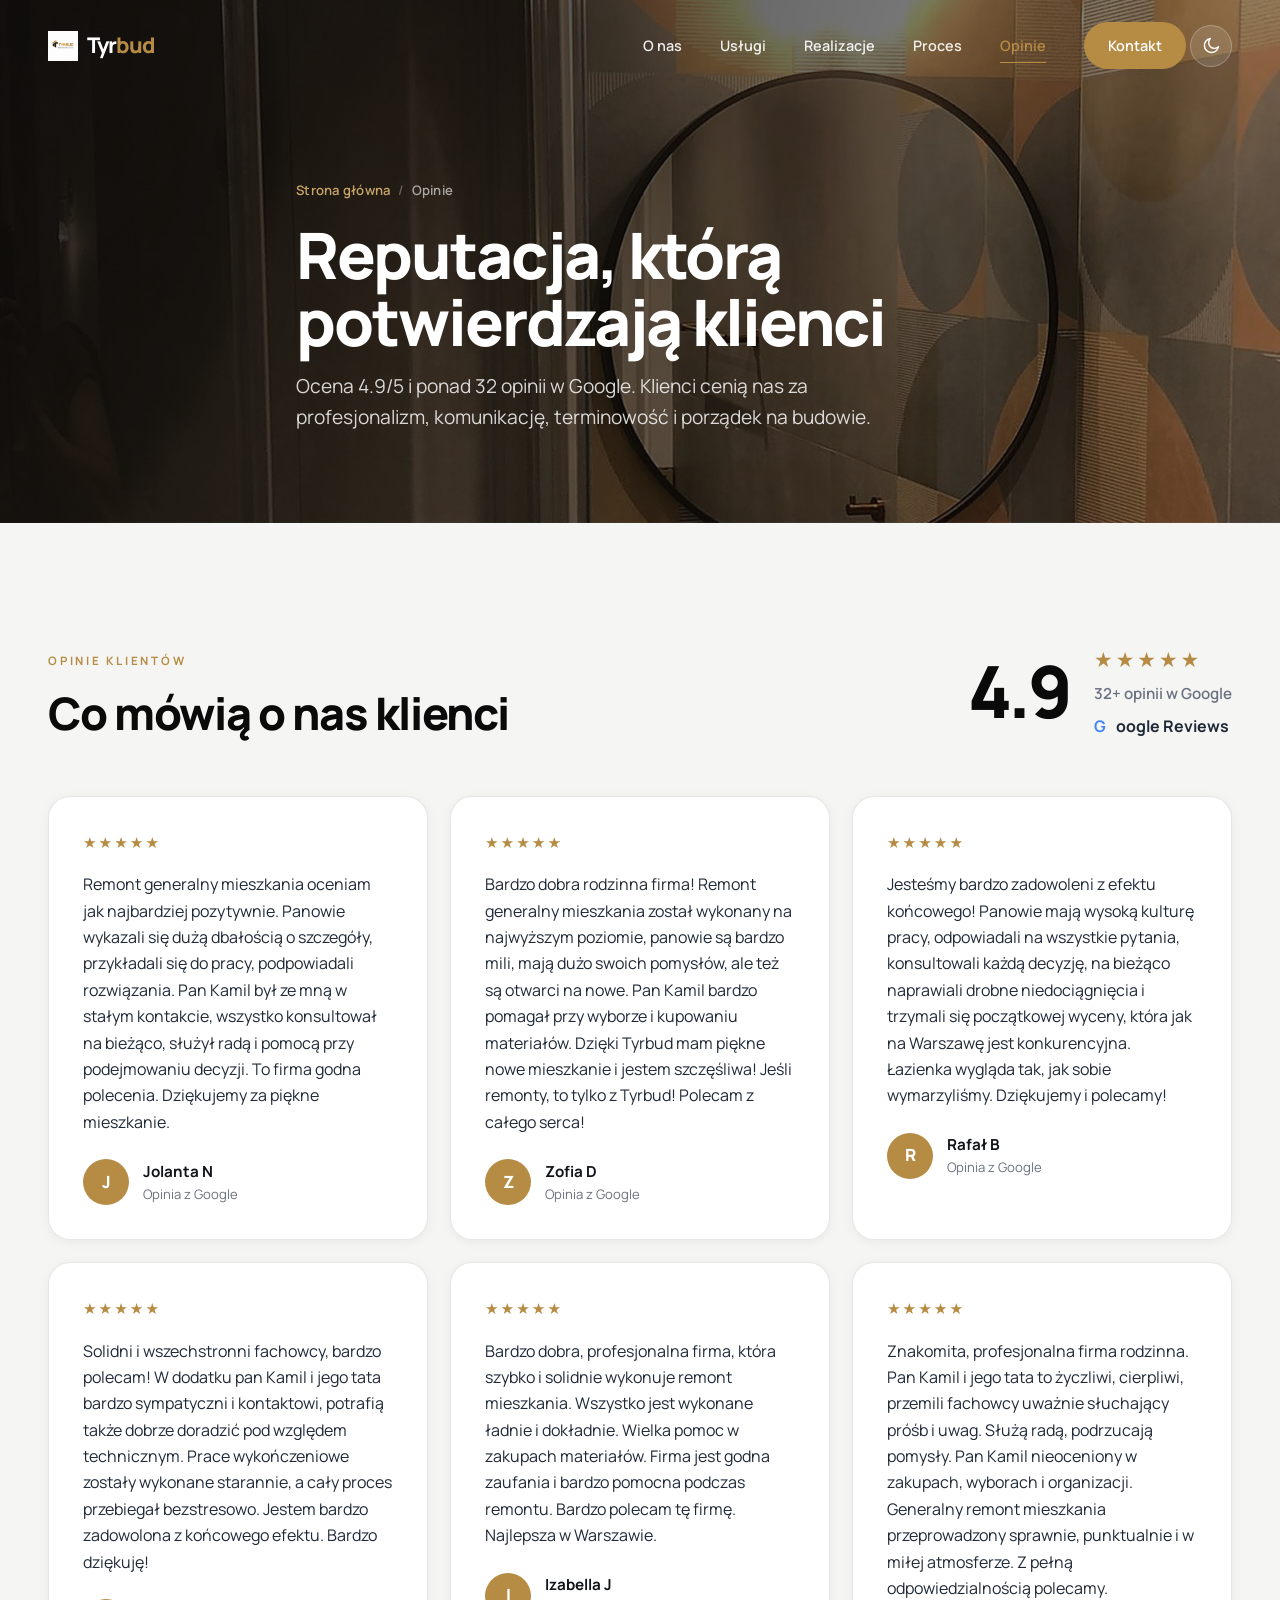
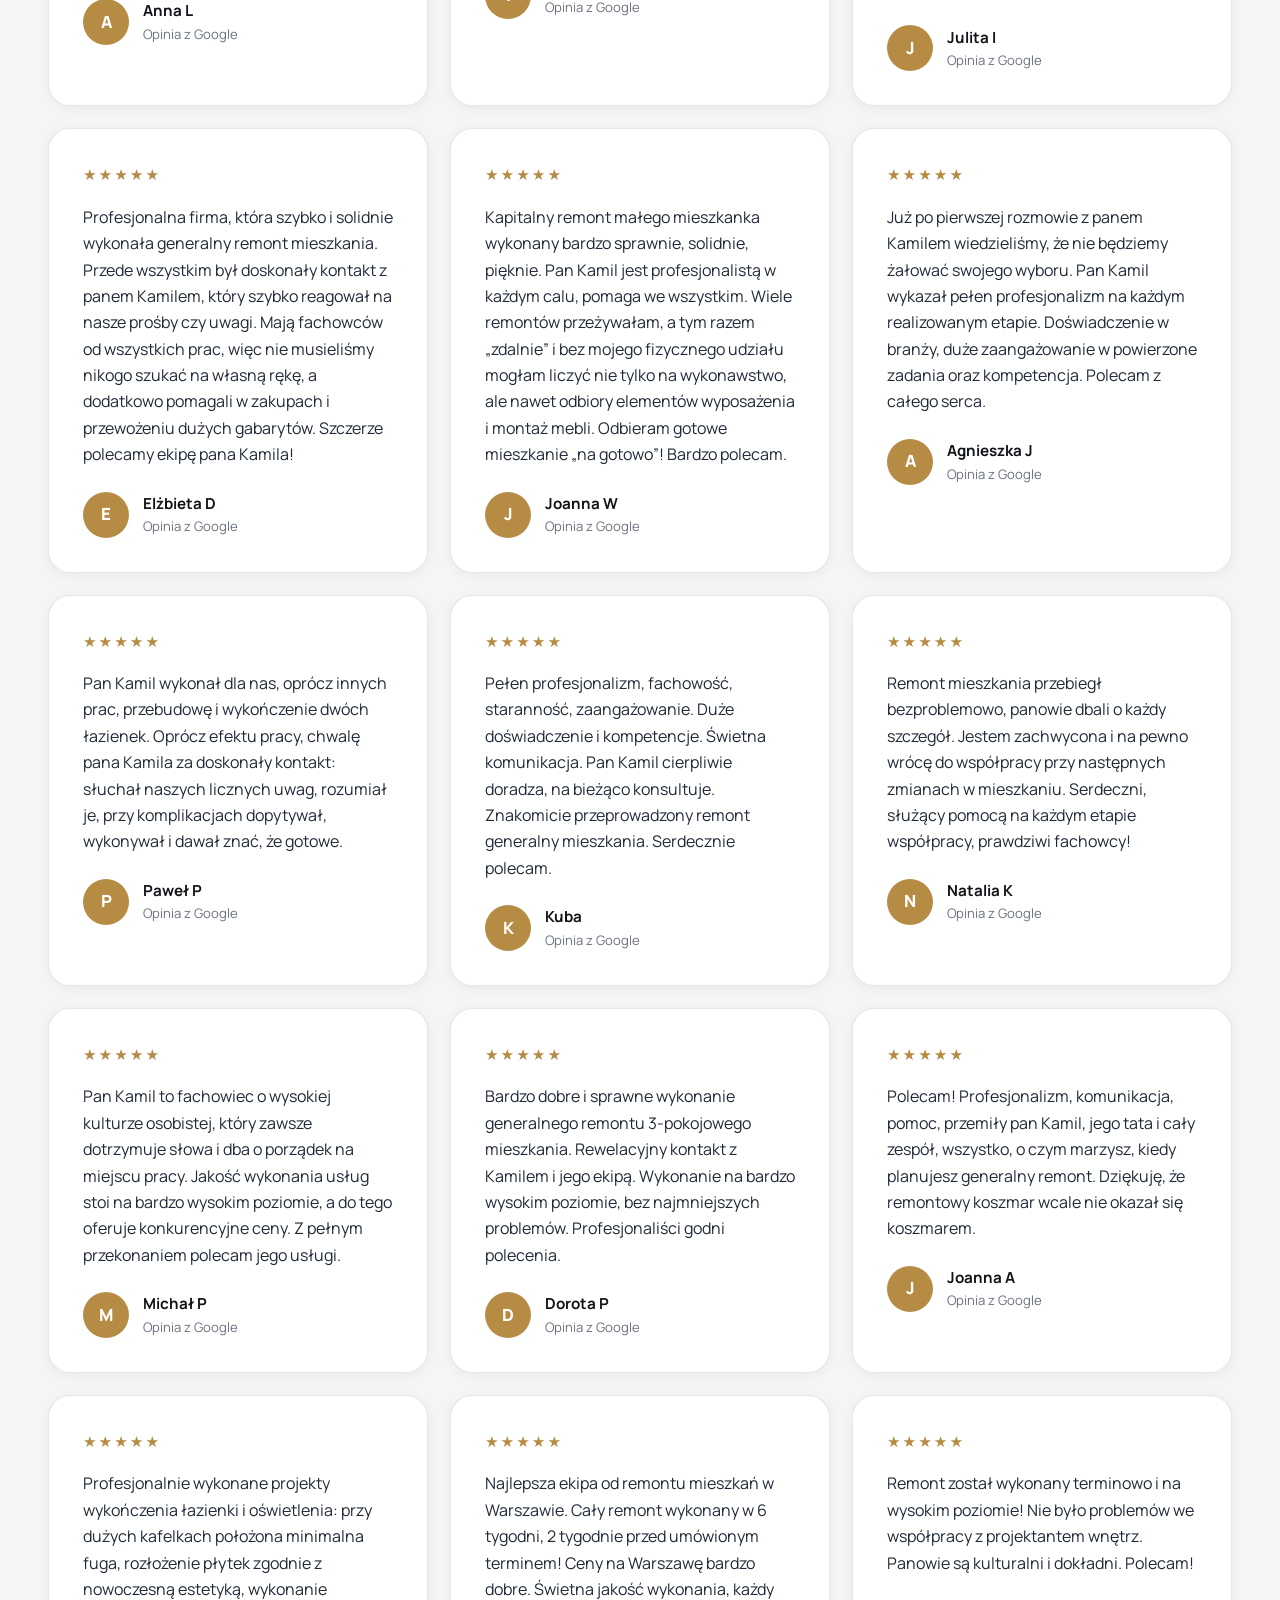
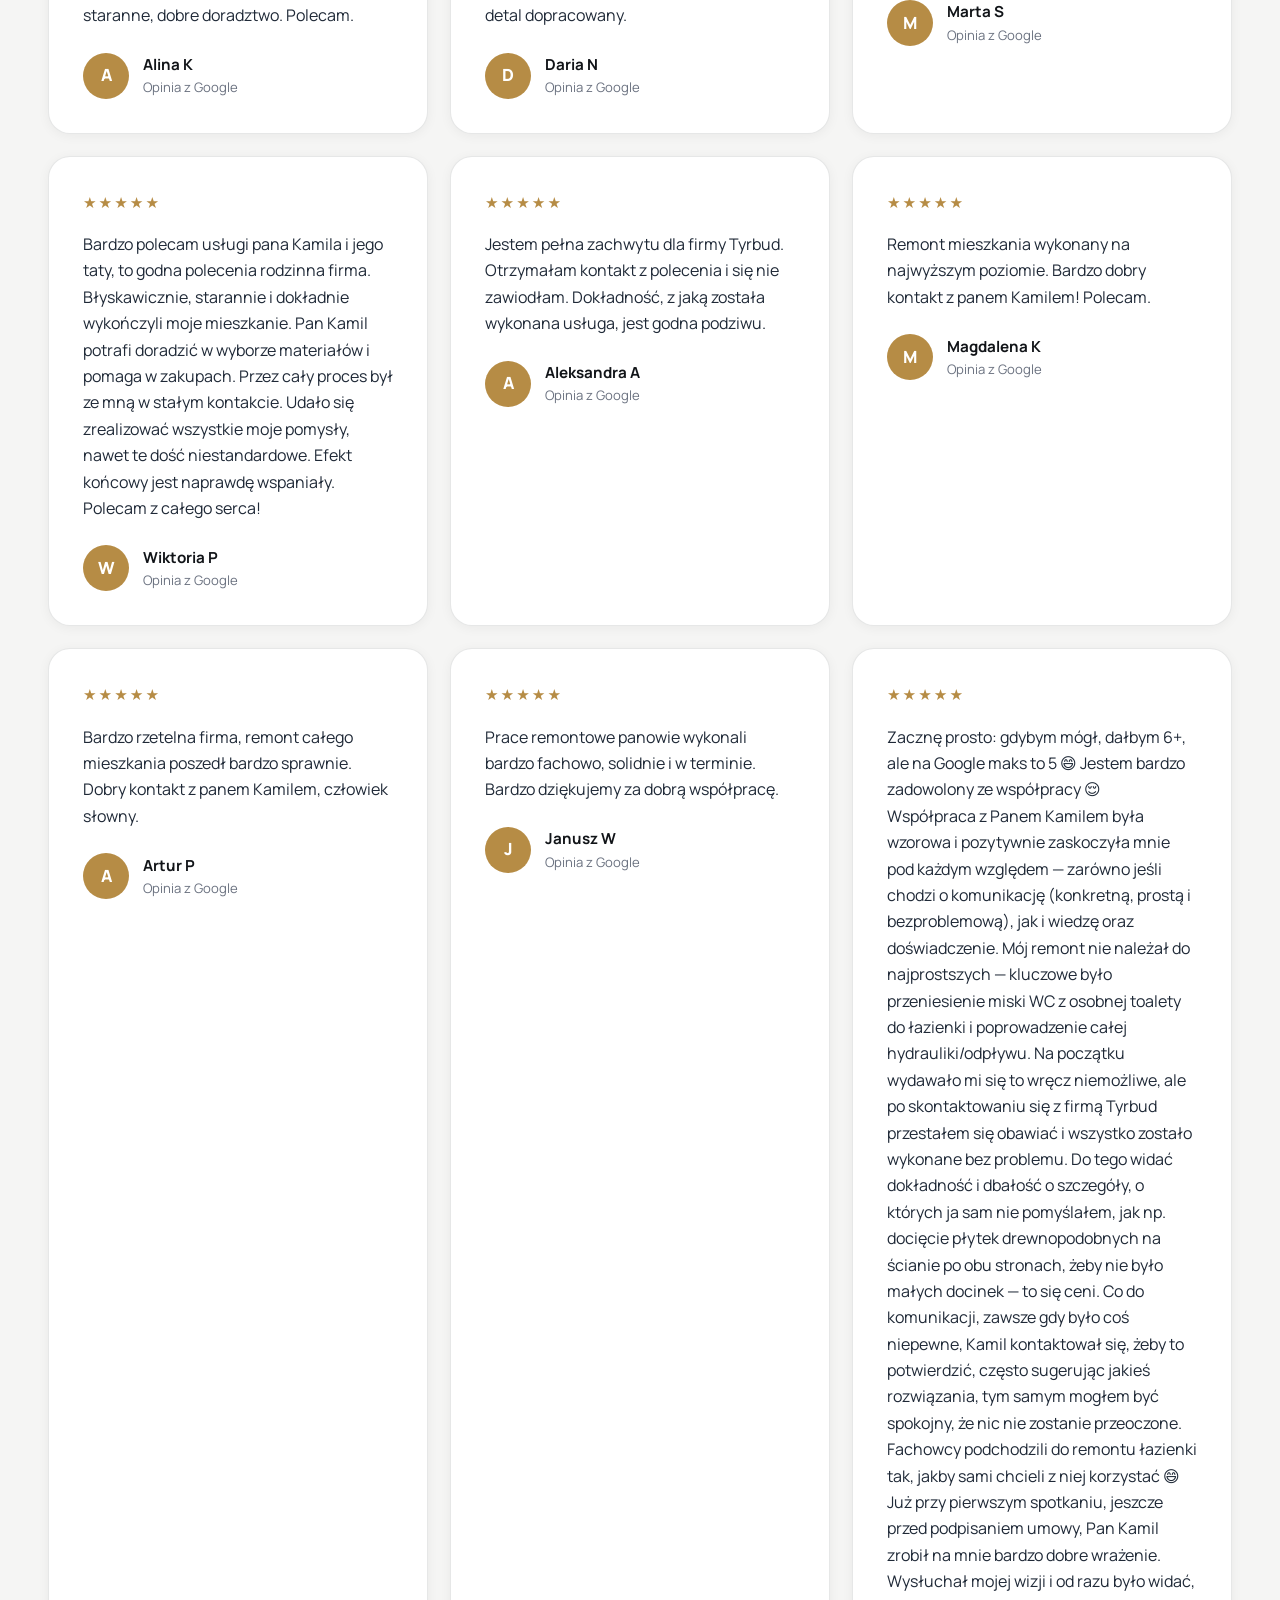
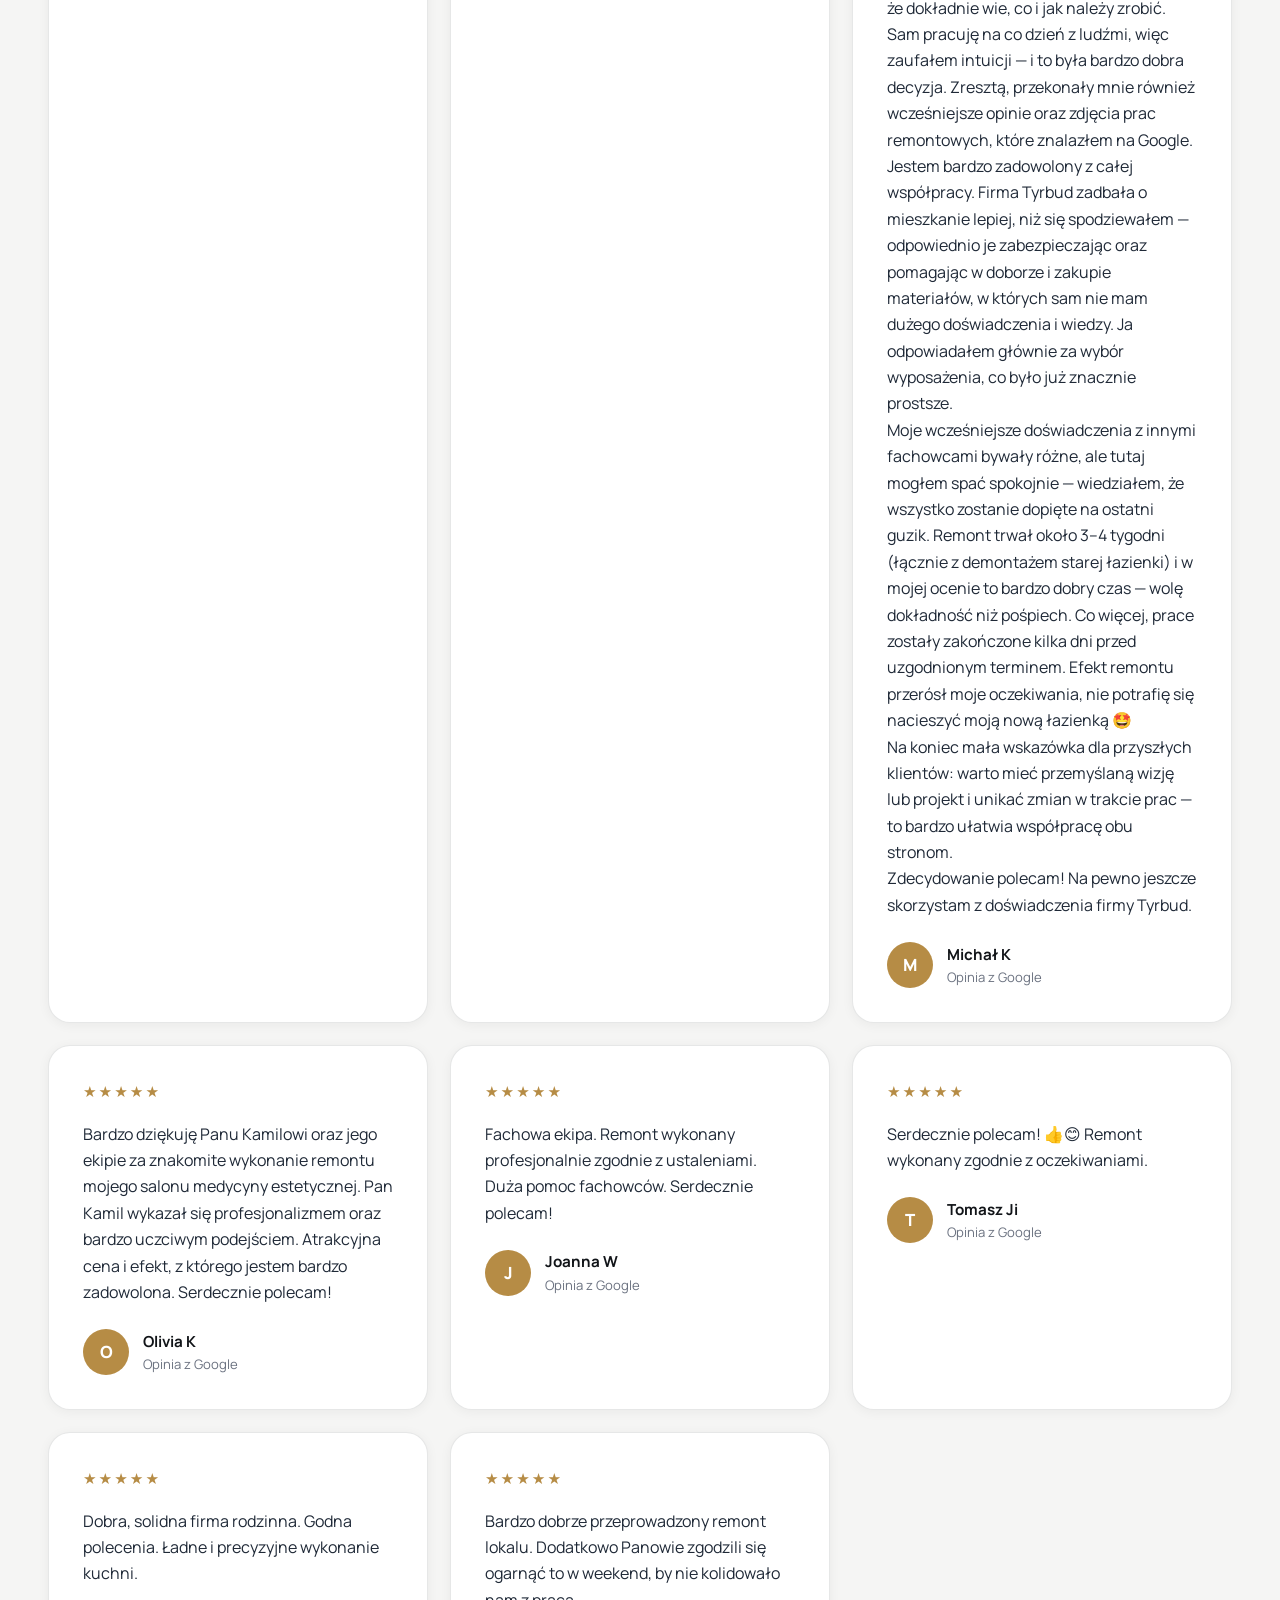
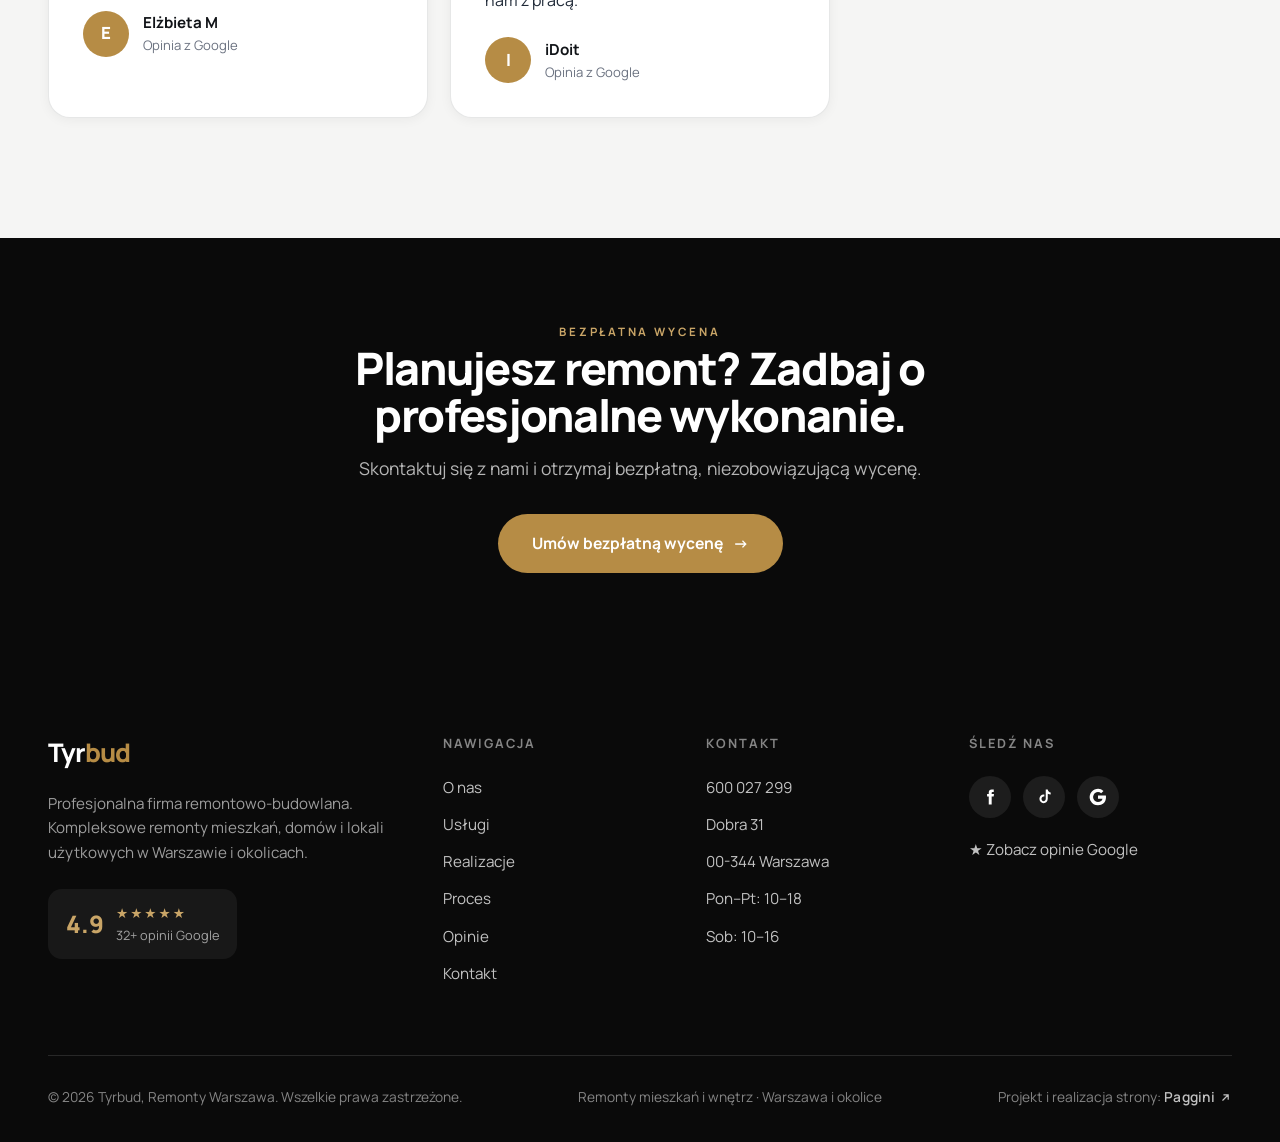
<file: opinie.html>
<!DOCTYPE html>
<html lang="pl" class="no-js">
<head>
<script>document.documentElement.classList.remove('no-js')</script>
<script>(function(){try{var t=localStorage.getItem('tyrbud-theme');if(t==='dark')document.documentElement.setAttribute('data-theme','dark');}catch(e){}})();</script>
<meta charset="UTF-8" />
<meta name="viewport" content="width=device-width, initial-scale=1.0" />
<meta name="robots" content="index, follow" />
<meta name="theme-color" content="#0A0A0A" />
<link rel="icon" type="image/png" href="assets/img/favicon.png" />
<title>Tyrbud | Opinie Klientów · Ocena 4.9/5 w Google</title>
<meta name="description" content="Opinie o firmie remontowej Tyrbud: ocena 4.9/5 i 32+ recenzji w Google. Klienci cenią profesjonalizm, terminowość, jakość i porządek. Zobacz, co mówią." />
<link rel="canonical" href="https://tyrbud.pl/opinie.html" />
<meta property="og:url" content="https://tyrbud.pl/opinie.html" />
<meta property="og:type" content="website" />
<meta property="og:locale" content="pl_PL" />
<meta property="og:title" content="Tyrbud | Opinie Klientów · Ocena 4.9/5 w Google" />
<meta property="og:description" content="Opinie o firmie remontowej Tyrbud: ocena 4.9/5 i 32+ recenzji w Google. Klienci cenią profesjonalizm, terminowość, jakość i porządek. Zobacz, co mówią." />
<meta property="og:image" content="https://tyrbud.pl/assets/img/tla/hero.jpg" />
<link rel="preconnect" href="https://fonts.googleapis.com" />
<link rel="preconnect" href="https://fonts.gstatic.com" crossorigin />
<link href="https://fonts.googleapis.com/css2?family=Manrope:wght@300;400;500;600;700;800&display=swap" rel="stylesheet" />
<link rel="stylesheet" href="assets/style.css" />

<script type="application/ld+json">
{
  "@context": "https://schema.org",
  "@type": ["LocalBusiness", "HomeAndConstructionBusiness"],
  "name": "Tyrbud, Remonty Warszawa",
  "url": "https://tyrbud.pl/",
  "telephone": "+48600027299",
  "priceRange": "$$",
  "image": "https://tyrbud.pl/assets/img/tla/hero.jpg",
  "address": {"@type": "PostalAddress","streetAddress": "Dobra 31","postalCode": "00-344","addressLocality": "Warszawa","addressCountry": "PL"},
  "geo": {"@type": "GeoCoordinates","latitude": 52.2394,"longitude": 21.0269},
  "areaServed": "Warszawa i okolice",
  "sameAs": ["https://www.facebook.com/Tyrbud/?locale=pl_PL", "https://www.google.com/maps/place/Remonty+Warszawa+-+Tyrbud"],
  "openingHoursSpecification": [
    {"@type": "OpeningHoursSpecification","dayOfWeek": ["Monday","Tuesday","Wednesday","Thursday","Friday"],"opens": "10:00","closes": "18:00"},
    {"@type": "OpeningHoursSpecification","dayOfWeek": "Saturday","opens": "10:00","closes": "16:00"}
  ],
  "aggregateRating": {"@type": "AggregateRating","ratingValue": "4.9","reviewCount": "32"}
}
</script>
</head>
<body>
<!-- SVG icon definitions -->
<svg width="0" height="0" style="position:absolute" aria-hidden="true" focusable="false">
  <defs>
    <g id="i-home"><path fill="none" stroke="currentColor" stroke-width="1.6" stroke-linecap="round" stroke-linejoin="round" d="M3 11.5 12 4l9 7.5M5 10v10h5v-6h4v6h5V10"/></g>
    <g id="i-house"><path fill="none" stroke="currentColor" stroke-width="1.6" stroke-linecap="round" stroke-linejoin="round" d="M4 21V9l8-6 8 6v12M4 21h16M9 21v-5h6v5M14 8h3"/></g>
    <g id="i-bath"><path fill="none" stroke="currentColor" stroke-width="1.6" stroke-linecap="round" stroke-linejoin="round" d="M3 12h18M5 12v4a3 3 0 0 0 3 3h8a3 3 0 0 0 3-3v-4M6 12V6a2 2 0 0 1 2-2 2 2 0 0 1 2 2M7 19l-1 2M18 19l1 2"/></g>
    <g id="i-kitchen"><path fill="none" stroke="currentColor" stroke-width="1.6" stroke-linecap="round" stroke-linejoin="round" d="M4 3h16v18H4zM4 9h16M8 5v2M12 5v2M8 13v4"/></g>
    <g id="i-paint"><path fill="none" stroke="currentColor" stroke-width="1.6" stroke-linecap="round" stroke-linejoin="round" d="M4 5a1 1 0 0 1 1-1h11a1 1 0 0 1 1 1v4a1 1 0 0 1-1 1H5a1 1 0 0 1-1-1zM17 6h2a1 1 0 0 1 1 1v3a2 2 0 0 1-2 2h-6v3M11 17h2v5h-2z"/></g>
    <g id="i-trowel"><path fill="none" stroke="currentColor" stroke-width="1.6" stroke-linecap="round" stroke-linejoin="round" d="M14 3 21 10 12 13 3 21M14 10 8 16"/></g>
    <g id="i-plank"><path fill="none" stroke="currentColor" stroke-width="1.6" stroke-linecap="round" stroke-linejoin="round" d="M3 6h18v4H3zM3 14h18v4H3zM8 6v4M15 14v4"/></g>
    <g id="i-tile"><path fill="none" stroke="currentColor" stroke-width="1.6" stroke-linecap="round" stroke-linejoin="round" d="M4 4h7v7H4zM13 4h7v7h-7zM4 13h7v7H4zM13 13h7v7h-7z"/></g>
    <g id="i-bolt"><path fill="none" stroke="currentColor" stroke-width="1.6" stroke-linecap="round" stroke-linejoin="round" d="M13 2 4 14h7l-1 8 9-12h-7z"/></g>
    <g id="i-water"><path fill="none" stroke="currentColor" stroke-width="1.6" stroke-linecap="round" stroke-linejoin="round" d="M12 3s6 6.5 6 10.5A6 6 0 0 1 6 13.5C6 9.5 12 3 12 3z"/></g>
    <g id="i-ruler"><path fill="none" stroke="currentColor" stroke-width="1.6" stroke-linecap="round" stroke-linejoin="round" d="M4 15 15 4l5 5L9 20zM8 11l2 2M11 8l2 2M14 5l2 2"/></g>
    <g id="i-tools"><path fill="none" stroke="currentColor" stroke-width="1.6" stroke-linecap="round" stroke-linejoin="round" d="M14 6a3.5 3.5 0 0 0 4.6 4.6L21 13l-3 3-2.4-2.4A3.5 3.5 0 0 0 11 9L8 6l2-2zM6 14l4 4-3 3-4-4z"/></g>
    <g id="i-clock"><circle cx="12" cy="12" r="8.5" fill="none" stroke="currentColor" stroke-width="1.6"/><path fill="none" stroke="currentColor" stroke-width="1.6" stroke-linecap="round" d="M12 7v5l3.5 2"/></g>
    <g id="i-user"><path fill="none" stroke="currentColor" stroke-width="1.6" stroke-linecap="round" stroke-linejoin="round" d="M12 12a4 4 0 1 0 0-8 4 4 0 0 0 0 8zM5 20a7 7 0 0 1 14 0"/></g>
    <g id="i-award"><circle cx="12" cy="9" r="5.5" fill="none" stroke="currentColor" stroke-width="1.6"/><path fill="none" stroke="currentColor" stroke-width="1.6" stroke-linecap="round" stroke-linejoin="round" d="M9 13.5 8 21l4-2 4 2-1-7.5"/></g>
    <g id="i-diamond"><path fill="none" stroke="currentColor" stroke-width="1.6" stroke-linecap="round" stroke-linejoin="round" d="M6 3h12l3 5-9 13L3 8zM3 8h18M9 3 8 8l4 13M15 3l1 5-4 13"/></g>
    <g id="i-shield"><path fill="none" stroke="currentColor" stroke-width="1.6" stroke-linecap="round" stroke-linejoin="round" d="M12 3 5 6v5c0 4.5 3 8 7 10 4-2 7-5.5 7-10V6zM9 12l2 2 4-4"/></g>
    <g id="i-box"><path fill="none" stroke="currentColor" stroke-width="1.6" stroke-linecap="round" stroke-linejoin="round" d="M3 7 12 3l9 4v10l-9 4-9-4zM3 7l9 4 9-4M12 11v10"/></g>
    <g id="i-doc"><path fill="none" stroke="currentColor" stroke-width="1.6" stroke-linecap="round" stroke-linejoin="round" d="M6 3h8l4 4v14H6zM14 3v4h4M9 12h6M9 16h6"/></g>
    <g id="i-search"><circle cx="11" cy="11" r="6" fill="none" stroke="currentColor" stroke-width="1.6"/><path fill="none" stroke="currentColor" stroke-width="1.6" stroke-linecap="round" d="m20 20-4.5-4.5"/></g>
    <g id="i-phone"><path fill="none" stroke="currentColor" stroke-width="1.6" stroke-linecap="round" stroke-linejoin="round" d="M4 5c0-1 .8-2 2-2h2l1.5 4-2 1.5a12 12 0 0 0 6 6l1.5-2 4 1.5v2c0 1.2-1 2-2 2A16 16 0 0 1 4 5z"/></g>
    <g id="i-pin"><path fill="none" stroke="currentColor" stroke-width="1.6" stroke-linecap="round" stroke-linejoin="round" d="M12 21s7-6 7-11a7 7 0 0 0-14 0c0 5 7 11 7 11z"/><circle cx="12" cy="10" r="2.5" fill="none" stroke="currentColor" stroke-width="1.6"/></g>
    <g id="i-check"><path fill="none" stroke="currentColor" stroke-width="2" stroke-linecap="round" stroke-linejoin="round" d="m5 12 4 4 10-10"/></g>
    <g id="i-star"><path fill="currentColor" d="m12 3 2.6 5.3 5.9.9-4.3 4.1 1 5.8L12 16.9 6.8 19.1l1-5.8L3.5 9.2l5.9-.9z"/></g>
    <g id="i-fb"><path fill="currentColor" d="M14 8.5V7c0-.7.3-1 1-1h1.5V3H14c-2.2 0-3.5 1.3-3.5 3.6V8.5H8.5v3h2V21h3.5v-9.5h2.4l.4-3z"/></g>
    <g id="i-tiktok"><path fill="currentColor" d="M16.5 3c.3 2 1.6 3.5 3.5 3.7v2.4c-1.2 0-2.4-.4-3.5-1v6.1c0 3-2.2 5.3-5 5.3s-5-2.4-5-5.3 2.2-5.3 5-5.3c.3 0 .6 0 .9.1v2.5c-.3-.1-.6-.2-.9-.2-1.4 0-2.5 1.2-2.5 2.9s1.1 2.9 2.5 2.9 2.6-1.2 2.6-2.9V3z"/></g>
    <g id="i-google"><path fill="currentColor" d="M21.6 12.2c0-.7-.1-1.4-.2-2H12v3.8h5.4a4.6 4.6 0 0 1-2 3v2.5h3.2c1.9-1.7 3-4.3 3-7.3z"/><path fill="currentColor" d="M12 22c2.7 0 5-.9 6.6-2.4l-3.2-2.5c-.9.6-2 .9-3.4.9-2.6 0-4.8-1.7-5.6-4.1H3.1v2.6A10 10 0 0 0 12 22z"/><path fill="currentColor" d="M6.4 13.9a6 6 0 0 1 0-3.8V7.5H3.1a10 10 0 0 0 0 9z"/><path fill="currentColor" d="M12 6c1.5 0 2.8.5 3.8 1.5l2.8-2.8A10 10 0 0 0 3.1 7.5l3.3 2.6C7.2 7.7 9.4 6 12 6z"/></g>
  </defs>
</svg>
<header class="nav" id="nav">
  <div class="wrap nav-inner">
    <a href="index.html" class="logo"><img class="logo-mark logo-mark-light" src="assets/img/znak-light.png" alt="" aria-hidden="true" /><img class="logo-mark logo-mark-dark" src="assets/img/znak.png" alt="" aria-hidden="true" /><span class="logo-txt">Tyr<b>bud</b></span></a>
    <nav class="nav-links" id="navLinks">
      <a href="o-nas.html">O nas</a>
      <a href="uslugi.html">Usługi</a>
      <a href="realizacje.html">Realizacje</a>
      <a href="proces.html">Proces</a>
      <a href="opinie.html" class="active">Opinie</a>
      <a href="kontakt.html" class="nav-cta">Kontakt</a>
    </nav>
    <button class="burger" id="burger" aria-label="Menu"><span></span><span></span><span></span></button>
  </div>
</header>
<section class="page-hero">
  <div class="page-hero-bg"><img src="assets/img/tla/opinie.jpg" alt="Reputacja, którą potwierdzają klienci" fetchpriority="high" /></div>
  <div class="wrap">
    <div class="crumbs"><a href="index.html">Strona główna</a><span>/</span>Opinie</div>
    <h1>Reputacja, którą potwierdzają klienci</h1>
    <p class="lead">Ocena 4.9/5 i ponad 32 opinii w Google. Klienci cenią nas za profesjonalizm, komunikację, terminowość i porządek na budowie.</p>
  </div>
</section>
<section class="reviews pad">
  <div class="wrap">
    <div class="rev-top reveal">
      <div><span class="eyebrow">Opinie klientów</span><h2 style="font-size:clamp(1.9rem,4vw,2.8rem);margin-top:16px">Co mówią o nas klienci</h2></div>
      <div class="rev-score">
        <div class="rev-big">4.9</div>
        <div><div class="rev-stars">★★★★★</div><div class="rev-meta">32+ opinii w Google</div><div class="rev-google" style="margin-top:8px"><span style="color:#4285F4">G</span>oogle Reviews</div></div>
      </div>
    </div>

    <!-- ============================================================
         MIEJSCE NA WIDŻET OPINII GOOGLE (np. Trustindex / Elfsight)
         Instrukcja w README.txt (sekcja "AUTOMATYCZNE OPINIE Z GOOGLE").
         Gdy wkleisz kod widżetu poniżej, opinie będą się aktualizować
         automatycznie. Statyczne opinie niżej zostają jako zapas.
         Aby ukryć statyczne opinie po wpięciu widżetu, dodaj do
         znacznika <div class="rev-page-grid"> atrybut hidden.
    ============================================================= -->
    <div id="google-reviews-widget" class="reveal">
      <!-- WKLEJ TU KOD WIDŻETU TRUSTINDEX / ELFSIGHT -->
    </div>

    <div class="rev-page-grid">
<div class="rev-card reveal"><div class="rs">★★★★★</div><p>Remont generalny mieszkania oceniam jak najbardziej pozytywnie. Panowie wykazali się dużą dbałością o szczegóły, przykładali się do pracy, podpowiadali rozwiązania. Pan Kamil był ze mną w stałym kontakcie, wszystko konsultował na bieżąco, służył radą i pomocą przy podejmowaniu decyzji. To firma godna polecenia. Dziękujemy za piękne mieszkanie.</p><div class="rev-author"><div class="rev-av">J</div><div><div class="rev-name">Jolanta N</div><div class="rev-role">Opinia z Google</div></div></div></div>
<div class="rev-card reveal" data-d="1"><div class="rs">★★★★★</div><p>Bardzo dobra rodzinna firma! Remont generalny mieszkania został wykonany na najwyższym poziomie, panowie są bardzo mili, mają dużo swoich pomysłów, ale też są otwarci na nowe. Pan Kamil bardzo pomagał przy wyborze i kupowaniu materiałów. Dzięki Tyrbud mam piękne nowe mieszkanie i jestem szczęśliwa! Jeśli remonty, to tylko z Tyrbud! Polecam z całego serca!</p><div class="rev-author"><div class="rev-av">Z</div><div><div class="rev-name">Zofia D</div><div class="rev-role">Opinia z Google</div></div></div></div>
<div class="rev-card reveal" data-d="2"><div class="rs">★★★★★</div><p>Jesteśmy bardzo zadowoleni z efektu końcowego! Panowie mają wysoką kulturę pracy, odpowiadali na wszystkie pytania, konsultowali każdą decyzję, na bieżąco naprawiali drobne niedociągnięcia i trzymali się początkowej wyceny, która jak na Warszawę jest konkurencyjna. Łazienka wygląda tak, jak sobie wymarzyliśmy. Dziękujemy i polecamy!</p><div class="rev-author"><div class="rev-av">R</div><div><div class="rev-name">Rafał B</div><div class="rev-role">Opinia z Google</div></div></div></div>
<div class="rev-card reveal"><div class="rs">★★★★★</div><p>Solidni i wszechstronni fachowcy, bardzo polecam! W dodatku pan Kamil i jego tata bardzo sympatyczni i kontaktowi, potrafią także dobrze doradzić pod względem technicznym. Prace wykończeniowe zostały wykonane starannie, a cały proces przebiegał bezstresowo. Jestem bardzo zadowolona z końcowego efektu. Bardzo dziękuję!</p><div class="rev-author"><div class="rev-av">A</div><div><div class="rev-name">Anna L</div><div class="rev-role">Opinia z Google</div></div></div></div>
<div class="rev-card reveal" data-d="1"><div class="rs">★★★★★</div><p>Bardzo dobra, profesjonalna firma, która szybko i solidnie wykonuje remont mieszkania. Wszystko jest wykonane ładnie i dokładnie. Wielka pomoc w zakupach materiałów. Firma jest godna zaufania i bardzo pomocna podczas remontu. Bardzo polecam tę firmę. Najlepsza w Warszawie.</p><div class="rev-author"><div class="rev-av">I</div><div><div class="rev-name">Izabella J</div><div class="rev-role">Opinia z Google</div></div></div></div>
<div class="rev-card reveal" data-d="2"><div class="rs">★★★★★</div><p>Znakomita, profesjonalna firma rodzinna. Pan Kamil i jego tata to życzliwi, cierpliwi, przemili fachowcy uważnie słuchający próśb i uwag. Służą radą, podrzucają pomysły. Pan Kamil nieoceniony w zakupach, wyborach i organizacji. Generalny remont mieszkania przeprowadzony sprawnie, punktualnie i w miłej atmosferze. Z pełną odpowiedzialnością polecamy.</p><div class="rev-author"><div class="rev-av">J</div><div><div class="rev-name">Julita I</div><div class="rev-role">Opinia z Google</div></div></div></div>
<div class="rev-card reveal"><div class="rs">★★★★★</div><p>Profesjonalna firma, która szybko i solidnie wykonała generalny remont mieszkania. Przede wszystkim był doskonały kontakt z panem Kamilem, który szybko reagował na nasze prośby czy uwagi. Mają fachowców od wszystkich prac, więc nie musieliśmy nikogo szukać na własną rękę, a dodatkowo pomagali w zakupach i przewożeniu dużych gabarytów. Szczerze polecamy ekipę pana Kamila!</p><div class="rev-author"><div class="rev-av">E</div><div><div class="rev-name">Elżbieta D</div><div class="rev-role">Opinia z Google</div></div></div></div>
<div class="rev-card reveal" data-d="1"><div class="rs">★★★★★</div><p>Kapitalny remont małego mieszkanka wykonany bardzo sprawnie, solidnie, pięknie. Pan Kamil jest profesjonalistą w każdym calu, pomaga we wszystkim. Wiele remontów przeżywałam, a tym razem „zdalnie” i bez mojego fizycznego udziału mogłam liczyć nie tylko na wykonawstwo, ale nawet odbiory elementów wyposażenia i montaż mebli. Odbieram gotowe mieszkanie „na gotowo”! Bardzo polecam.</p><div class="rev-author"><div class="rev-av">J</div><div><div class="rev-name">Joanna W</div><div class="rev-role">Opinia z Google</div></div></div></div>
<div class="rev-card reveal" data-d="2"><div class="rs">★★★★★</div><p>Już po pierwszej rozmowie z panem Kamilem wiedzieliśmy, że nie będziemy żałować swojego wyboru. Pan Kamil wykazał pełen profesjonalizm na każdym realizowanym etapie. Doświadczenie w branży, duże zaangażowanie w powierzone zadania oraz kompetencja. Polecam z całego serca.</p><div class="rev-author"><div class="rev-av">A</div><div><div class="rev-name">Agnieszka J</div><div class="rev-role">Opinia z Google</div></div></div></div>
<div class="rev-card reveal"><div class="rs">★★★★★</div><p>Pan Kamil wykonał dla nas, oprócz innych prac, przebudowę i wykończenie dwóch łazienek. Oprócz efektu pracy, chwalę pana Kamila za doskonały kontakt: słuchał naszych licznych uwag, rozumiał je, przy komplikacjach dopytywał, wykonywał i dawał znać, że gotowe.</p><div class="rev-author"><div class="rev-av">P</div><div><div class="rev-name">Paweł P</div><div class="rev-role">Opinia z Google</div></div></div></div>
<div class="rev-card reveal" data-d="1"><div class="rs">★★★★★</div><p>Pełen profesjonalizm, fachowość, staranność, zaangażowanie. Duże doświadczenie i kompetencje. Świetna komunikacja. Pan Kamil cierpliwie doradza, na bieżąco konsultuje. Znakomicie przeprowadzony remont generalny mieszkania. Serdecznie polecam.</p><div class="rev-author"><div class="rev-av">K</div><div><div class="rev-name">Kuba</div><div class="rev-role">Opinia z Google</div></div></div></div>
<div class="rev-card reveal" data-d="2"><div class="rs">★★★★★</div><p>Remont mieszkania przebiegł bezproblemowo, panowie dbali o każdy szczegół. Jestem zachwycona i na pewno wrócę do współpracy przy następnych zmianach w mieszkaniu. Serdeczni, służący pomocą na każdym etapie współpracy, prawdziwi fachowcy!</p><div class="rev-author"><div class="rev-av">N</div><div><div class="rev-name">Natalia K</div><div class="rev-role">Opinia z Google</div></div></div></div>
<div class="rev-card reveal"><div class="rs">★★★★★</div><p>Pan Kamil to fachowiec o wysokiej kulturze osobistej, który zawsze dotrzymuje słowa i dba o porządek na miejscu pracy. Jakość wykonania usług stoi na bardzo wysokim poziomie, a do tego oferuje konkurencyjne ceny. Z pełnym przekonaniem polecam jego usługi.</p><div class="rev-author"><div class="rev-av">M</div><div><div class="rev-name">Michał P</div><div class="rev-role">Opinia z Google</div></div></div></div>
<div class="rev-card reveal" data-d="1"><div class="rs">★★★★★</div><p>Bardzo dobre i sprawne wykonanie generalnego remontu 3-pokojowego mieszkania. Rewelacyjny kontakt z Kamilem i jego ekipą. Wykonanie na bardzo wysokim poziomie, bez najmniejszych problemów. Profesjonaliści godni polecenia.</p><div class="rev-author"><div class="rev-av">D</div><div><div class="rev-name">Dorota P</div><div class="rev-role">Opinia z Google</div></div></div></div>
<div class="rev-card reveal" data-d="2"><div class="rs">★★★★★</div><p>Polecam! Profesjonalizm, komunikacja, pomoc, przemiły pan Kamil, jego tata i cały zespół, wszystko, o czym marzysz, kiedy planujesz generalny remont. Dziękuję, że remontowy koszmar wcale nie okazał się koszmarem.</p><div class="rev-author"><div class="rev-av">J</div><div><div class="rev-name">Joanna A</div><div class="rev-role">Opinia z Google</div></div></div></div>
<div class="rev-card reveal"><div class="rs">★★★★★</div><p>Profesjonalnie wykonane projekty wykończenia łazienki i oświetlenia: przy dużych kafelkach położona minimalna fuga, rozłożenie płytek zgodnie z nowoczesną estetyką, wykonanie staranne, dobre doradztwo. Polecam.</p><div class="rev-author"><div class="rev-av">A</div><div><div class="rev-name">Alina K</div><div class="rev-role">Opinia z Google</div></div></div></div>
<div class="rev-card reveal" data-d="1"><div class="rs">★★★★★</div><p>Najlepsza ekipa od remontu mieszkań w Warszawie. Cały remont wykonany w 6 tygodni, 2 tygodnie przed umówionym terminem! Ceny na Warszawę bardzo dobre. Świetna jakość wykonania, każdy detal dopracowany.</p><div class="rev-author"><div class="rev-av">D</div><div><div class="rev-name">Daria N</div><div class="rev-role">Opinia z Google</div></div></div></div>
<div class="rev-card reveal" data-d="2"><div class="rs">★★★★★</div><p>Remont został wykonany terminowo i na wysokim poziomie! Nie było problemów we współpracy z projektantem wnętrz. Panowie są kulturalni i dokładni. Polecam!</p><div class="rev-author"><div class="rev-av">M</div><div><div class="rev-name">Marta S</div><div class="rev-role">Opinia z Google</div></div></div></div>
<div class="rev-card reveal"><div class="rs">★★★★★</div><p>Bardzo polecam usługi pana Kamila i jego taty, to godna polecenia rodzinna firma. Błyskawicznie, starannie i dokładnie wykończyli moje mieszkanie. Pan Kamil potrafi doradzić w wyborze materiałów i pomaga w zakupach. Przez cały proces był ze mną w stałym kontakcie. Udało się zrealizować wszystkie moje pomysły, nawet te dość niestandardowe. Efekt końcowy jest naprawdę wspaniały. Polecam z całego serca!</p><div class="rev-author"><div class="rev-av">W</div><div><div class="rev-name">Wiktoria P</div><div class="rev-role">Opinia z Google</div></div></div></div>
<div class="rev-card reveal" data-d="1"><div class="rs">★★★★★</div><p>Jestem pełna zachwytu dla firmy Tyrbud. Otrzymałam kontakt z polecenia i się nie zawiodłam. Dokładność, z jaką została wykonana usługa, jest godna podziwu.</p><div class="rev-author"><div class="rev-av">A</div><div><div class="rev-name">Aleksandra A</div><div class="rev-role">Opinia z Google</div></div></div></div>
<div class="rev-card reveal" data-d="2"><div class="rs">★★★★★</div><p>Remont mieszkania wykonany na najwyższym poziomie. Bardzo dobry kontakt z panem Kamilem! Polecam.</p><div class="rev-author"><div class="rev-av">M</div><div><div class="rev-name">Magdalena K</div><div class="rev-role">Opinia z Google</div></div></div></div>
<div class="rev-card reveal"><div class="rs">★★★★★</div><p>Bardzo rzetelna firma, remont całego mieszkania poszedł bardzo sprawnie. Dobry kontakt z panem Kamilem, człowiek słowny.</p><div class="rev-author"><div class="rev-av">A</div><div><div class="rev-name">Artur P</div><div class="rev-role">Opinia z Google</div></div></div></div>
<div class="rev-card reveal" data-d="1"><div class="rs">★★★★★</div><p>Prace remontowe panowie wykonali bardzo fachowo, solidnie i w terminie. Bardzo dziękujemy za dobrą współpracę.</p><div class="rev-author"><div class="rev-av">J</div><div><div class="rev-name">Janusz W</div><div class="rev-role">Opinia z Google</div></div></div></div>
<div class="rev-card reveal" data-d="2"><div class="rs">★★★★★</div><p>Zacznę prosto: gdybym mógł, dałbym 6+, ale na Google maks to 5 😄 Jestem bardzo zadowolony ze współpracy 😌</p><p>Współpraca z Panem Kamilem była wzorowa i pozytywnie zaskoczyła mnie pod każdym względem — zarówno jeśli chodzi o komunikację (konkretną, prostą i bezproblemową), jak i wiedzę oraz doświadczenie. Mój remont nie należał do najprostszych — kluczowe było przeniesienie miski WC z osobnej toalety do łazienki i poprowadzenie całej hydrauliki/odpływu. Na początku wydawało mi się to wręcz niemożliwe, ale po skontaktowaniu się z firmą Tyrbud przestałem się obawiać i wszystko zostało wykonane bez problemu. Do tego widać dokładność i dbałość o szczegóły, o których ja sam nie pomyślałem, jak np. docięcie płytek drewnopodobnych na ścianie po obu stronach, żeby nie było małych docinek — to się ceni. Co do komunikacji, zawsze gdy było coś niepewne, Kamil kontaktował się, żeby to potwierdzić, często sugerując jakieś rozwiązania, tym samym mogłem być spokojny, że nic nie zostanie przeoczone. Fachowcy podchodzili do remontu łazienki tak, jakby sami chcieli z niej korzystać 😄</p><p>Już przy pierwszym spotkaniu, jeszcze przed podpisaniem umowy, Pan Kamil zrobił na mnie bardzo dobre wrażenie. Wysłuchał mojej wizji i od razu było widać, że dokładnie wie, co i jak należy zrobić. Sam pracuję na co dzień z ludźmi, więc zaufałem intuicji — i to była bardzo dobra decyzja. Zresztą, przekonały mnie również wcześniejsze opinie oraz zdjęcia prac remontowych, które znalazłem na Google.</p><p>Jestem bardzo zadowolony z całej współpracy. Firma Tyrbud zadbała o mieszkanie lepiej, niż się spodziewałem — odpowiednio je zabezpieczając oraz pomagając w doborze i zakupie materiałów, w których sam nie mam dużego doświadczenia i wiedzy. Ja odpowiadałem głównie za wybór wyposażenia, co było już znacznie prostsze.</p><p>Moje wcześniejsze doświadczenia z innymi fachowcami bywały różne, ale tutaj mogłem spać spokojnie — wiedziałem, że wszystko zostanie dopięte na ostatni guzik. Remont trwał około 3–4 tygodni (łącznie z demontażem starej łazienki) i w mojej ocenie to bardzo dobry czas — wolę dokładność niż pośpiech. Co więcej, prace zostały zakończone kilka dni przed uzgodnionym terminem. Efekt remontu przerósł moje oczekiwania, nie potrafię się nacieszyć moją nową łazienką 🤩</p><p>Na koniec mała wskazówka dla przyszłych klientów: warto mieć przemyślaną wizję lub projekt i unikać zmian w trakcie prac — to bardzo ułatwia współpracę obu stronom.</p><p>Zdecydowanie polecam! Na pewno jeszcze skorzystam z doświadczenia firmy Tyrbud.</p><div class="rev-author"><div class="rev-av">M</div><div><div class="rev-name">Michał K</div><div class="rev-role">Opinia z Google</div></div></div></div>
<div class="rev-card reveal"><div class="rs">★★★★★</div><p>Bardzo dziękuję Panu Kamilowi oraz jego ekipie za znakomite wykonanie remontu mojego salonu medycyny estetycznej. Pan Kamil wykazał się profesjonalizmem oraz bardzo uczciwym podejściem. Atrakcyjna cena i efekt, z którego jestem bardzo zadowolona. Serdecznie polecam!</p><div class="rev-author"><div class="rev-av">O</div><div><div class="rev-name">Olivia K</div><div class="rev-role">Opinia z Google</div></div></div></div>
<div class="rev-card reveal" data-d="1"><div class="rs">★★★★★</div><p>Fachowa ekipa. Remont wykonany profesjonalnie zgodnie z ustaleniami. Duża pomoc fachowców. Serdecznie polecam!</p><div class="rev-author"><div class="rev-av">J</div><div><div class="rev-name">Joanna W</div><div class="rev-role">Opinia z Google</div></div></div></div>
<div class="rev-card reveal" data-d="2"><div class="rs">★★★★★</div><p>Serdecznie polecam! 👍😊 Remont wykonany zgodnie z oczekiwaniami.</p><div class="rev-author"><div class="rev-av">T</div><div><div class="rev-name">Tomasz Ji</div><div class="rev-role">Opinia z Google</div></div></div></div>
<div class="rev-card reveal"><div class="rs">★★★★★</div><p>Dobra, solidna firma rodzinna. Godna polecenia. Ładne i precyzyjne wykonanie kuchni.</p><div class="rev-author"><div class="rev-av">E</div><div><div class="rev-name">Elżbieta M</div><div class="rev-role">Opinia z Google</div></div></div></div>
<div class="rev-card reveal" data-d="1"><div class="rs">★★★★★</div><p>Bardzo dobrze przeprowadzony remont lokalu. Dodatkowo Panowie zgodzili się ogarnąć to w weekend, by nie kolidowało nam z pracą.</p><div class="rev-author"><div class="rev-av">I</div><div><div class="rev-name">iDoit </div><div class="rev-role">Opinia z Google</div></div></div></div>
    </div>
  </div>
</section>
<section class="cta-band">
  <div class="wrap reveal">
    <span class="eyebrow" style="color:var(--bronze-soft)">Bezpłatna wycena</span>
    <h2>Planujesz remont? Zadbaj o profesjonalne wykonanie.</h2>
    <p>Skontaktuj się z nami i otrzymaj bezpłatną, niezobowiązującą wycenę.</p>
    <a href="kontakt.html" class="btn btn-primary">Umów bezpłatną wycenę <span class="arr">→</span></a>
  </div>
</section>
<footer>
  <div class="wrap">
    <div class="foot-grid">
      <div>
        <div class="foot-logo">Tyr<span>bud</span></div>
        <p class="foot-about">Profesjonalna firma remontowo-budowlana. Kompleksowe remonty mieszkań, domów i lokali użytkowych w Warszawie i okolicach.</p>
        <div class="foot-rating">
          <span class="fr-n">4.9</span>
          <div><div class="fr-s">★★★★★</div><div class="fr-t">32+ opinii Google</div></div>
        </div>
      </div>
      <div class="foot-col">
        <h4>Nawigacja</h4>
        <a href="o-nas.html">O nas</a>
        <a href="uslugi.html">Usługi</a>
        <a href="realizacje.html">Realizacje</a>
        <a href="proces.html">Proces</a>
        <a href="opinie.html">Opinie</a>
        <a href="kontakt.html">Kontakt</a>
      </div>
      <div class="foot-col">
        <h4>Kontakt</h4>
        <a href="tel:+48600027299">600 027 299</a>
        <p>Dobra 31</p>
        <p>00-344 Warszawa</p>
        <p>Pon–Pt: 10–18</p>
        <p>Sob: 10–16</p>
      </div>
      <div class="foot-col">
        <h4>Śledź nas</h4>
        <div class="foot-social">
          <a href="https://www.facebook.com/Tyrbud/?locale=pl_PL" target="_blank" rel="noopener" aria-label="Facebook"><span class="ic"><svg viewBox="0 0 24 24"><use href="#i-fb"/></svg></span></a>
          <a href="https://www.tiktok.com/@remontymieszkaniatyrbud" target="_blank" rel="noopener" aria-label="TikTok"><span class="ic"><svg viewBox="0 0 24 24"><use href="#i-tiktok"/></svg></span></a>
          <a href="https://www.google.com/maps/place/Remonty+Warszawa+-+Tyrbud/@52.238828,21.024805,17z/data=!4m16!1m9!3m8!1s0x471ecc5975197ccd:0x70a390a2ac879009!2sRemonty+Warszawa+-+Tyrbud!8m2!3d52.238828!4d21.0273799!9m1!1b1!16s%2Fg%2F1hc9wfp7b!3m5!1s0x471ecc5975197ccd:0x70a390a2ac879009!8m2!3d52.238828!4d21.0273799!16s%2Fg%2F1hc9wfp7b?entry=ttu" target="_blank" rel="noopener" aria-label="Google Maps"><span class="ic"><svg viewBox="0 0 24 24"><use href="#i-google"/></svg></span></a>
        </div>
        <a href="https://www.google.com/maps/place/Remonty+Warszawa+-+Tyrbud/@52.238828,21.024805,17z/data=!4m16!1m9!3m8!1s0x471ecc5975197ccd:0x70a390a2ac879009!2sRemonty+Warszawa+-+Tyrbud!8m2!3d52.238828!4d21.0273799!9m1!1b1!16s%2Fg%2F1hc9wfp7b!3m5!1s0x471ecc5975197ccd:0x70a390a2ac879009!8m2!3d52.238828!4d21.0273799!16s%2Fg%2F1hc9wfp7b?entry=ttu" target="_blank" rel="noopener" style="margin-top:20px;display:inline-block">★ Zobacz opinie Google</a>
      </div>
    </div>
    <div class="foot-bottom">
      <div>© 2026 Tyrbud, Remonty Warszawa. Wszelkie prawa zastrzeżone.</div>
      <div>Remonty mieszkań i wnętrz · Warszawa i okolice</div>
      <div class="foot-credit">Projekt i realizacja strony: <a href="https://paggini.com/" target="_blank" rel="noopener" title="Paggini – projektowanie stron internetowych">Paggini<svg viewBox="0 0 24 24" aria-hidden="true"><path d="M7 17 17 7M9 7h8v8"/></svg></a></div>
    </div>
  </div>
</footer>
<script>
const nav=document.getElementById('nav');
window.addEventListener('scroll',()=>{nav.classList.toggle('scrolled',window.scrollY>40)},{passive:true});
const burger=document.getElementById('burger'),navLinks=document.getElementById('navLinks');
burger.addEventListener('click',()=>{navLinks.classList.toggle('open');burger.classList.toggle('active')});
navLinks.querySelectorAll('a').forEach(a=>a.addEventListener('click',()=>{navLinks.classList.remove('open');burger.classList.remove('active')}));
const io=new IntersectionObserver((es)=>{es.forEach(e=>{if(e.isIntersecting){e.target.classList.add('in');io.unobserve(e.target)}})},{threshold:.12,rootMargin:'0px 0px -60px 0px'});
document.querySelectorAll('.reveal').forEach(el=>io.observe(el));
const counters=document.querySelectorAll('[data-count]');
const cio=new IntersectionObserver((es)=>{es.forEach(e=>{if(e.isIntersecting){const el=e.target,t=+el.dataset.count,suf=el.dataset.suffix||'';let n=0;const st=Math.ceil(t/40);const iv=setInterval(()=>{n+=st;if(n>=t){n=t;clearInterval(iv)}el.textContent=n+suf},28);cio.unobserve(el)}})},{threshold:.5});
counters.forEach(c=>cio.observe(c));
document.querySelectorAll('.faq-q').forEach(q=>{q.addEventListener('click',()=>{const item=q.parentElement,a=item.querySelector('.faq-a'),open=item.classList.contains('open');document.querySelectorAll('.faq-item').forEach(i=>{i.classList.remove('open');i.querySelector('.faq-a').style.maxHeight=null});if(!open){item.classList.add('open');a.style.maxHeight=a.scrollHeight+'px'}})});
</script>

<script src="assets/theme.js"></script>
</body>
</html>
</file>
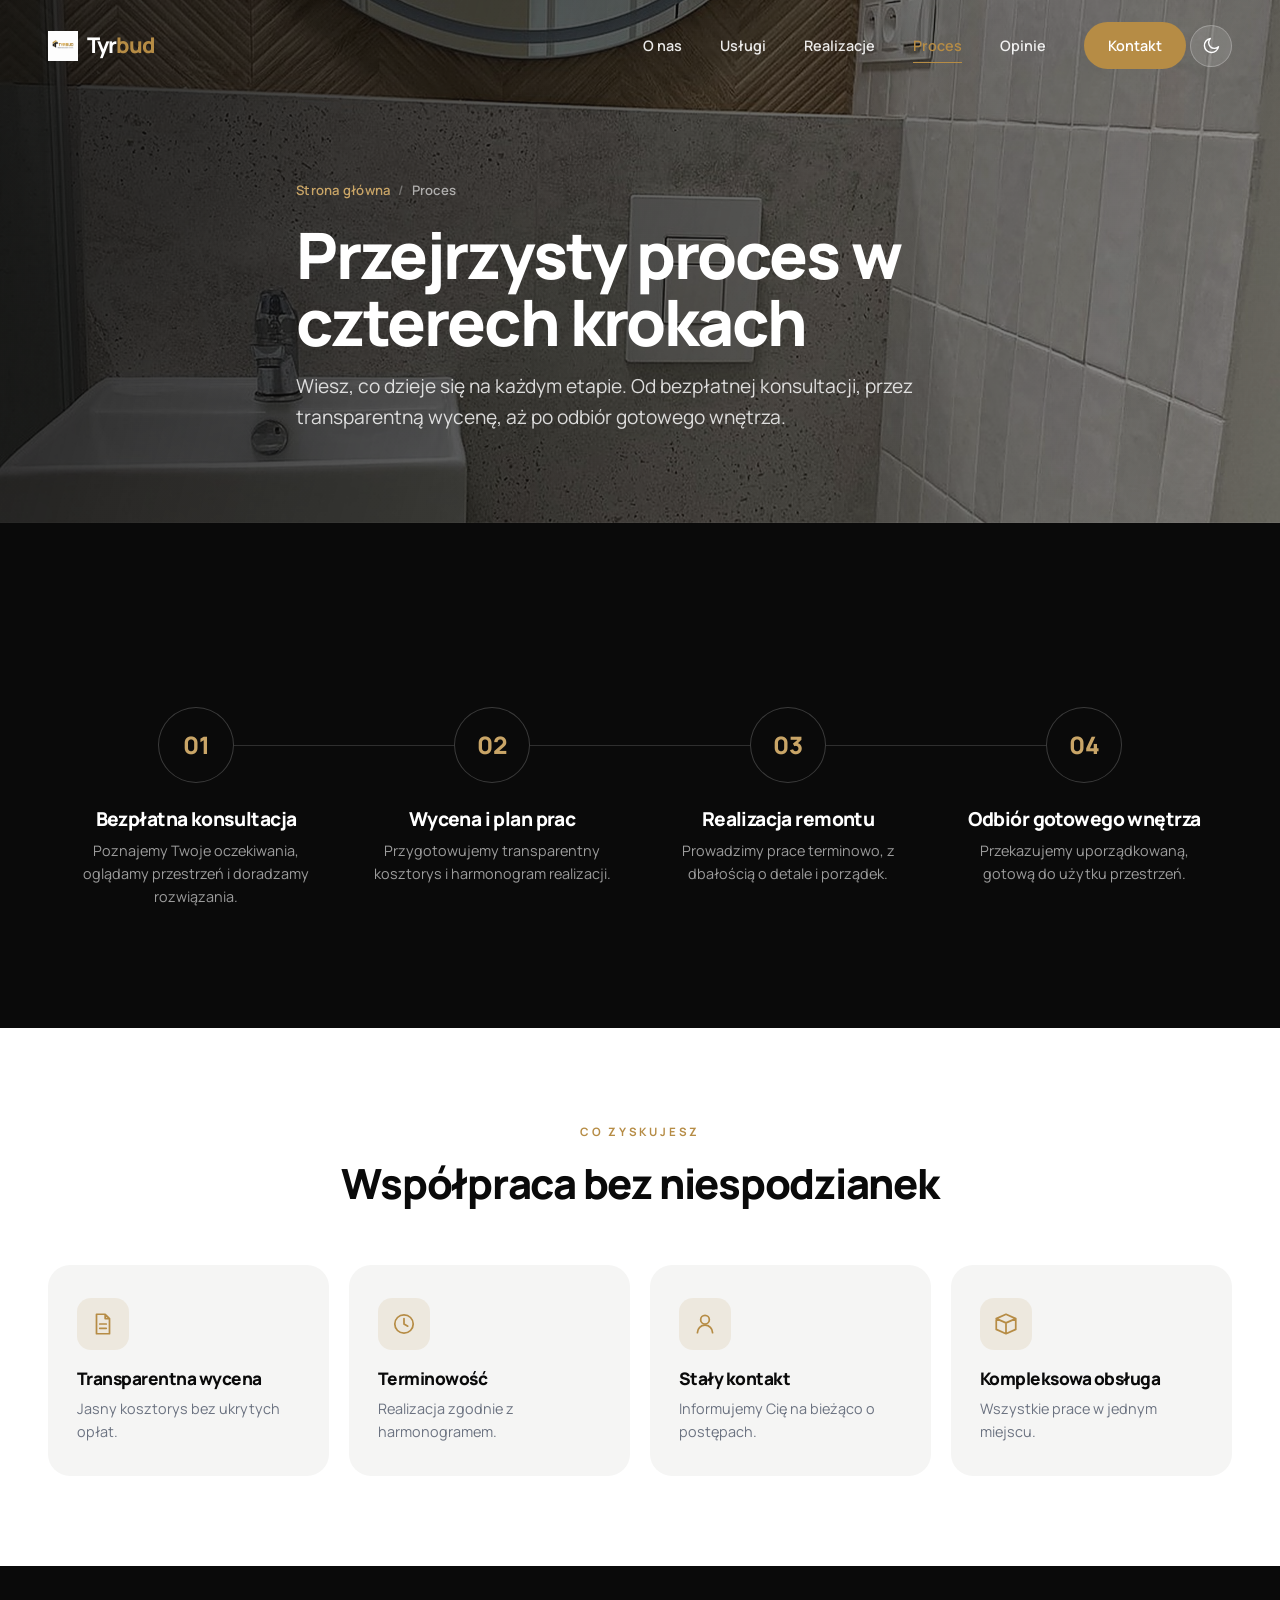
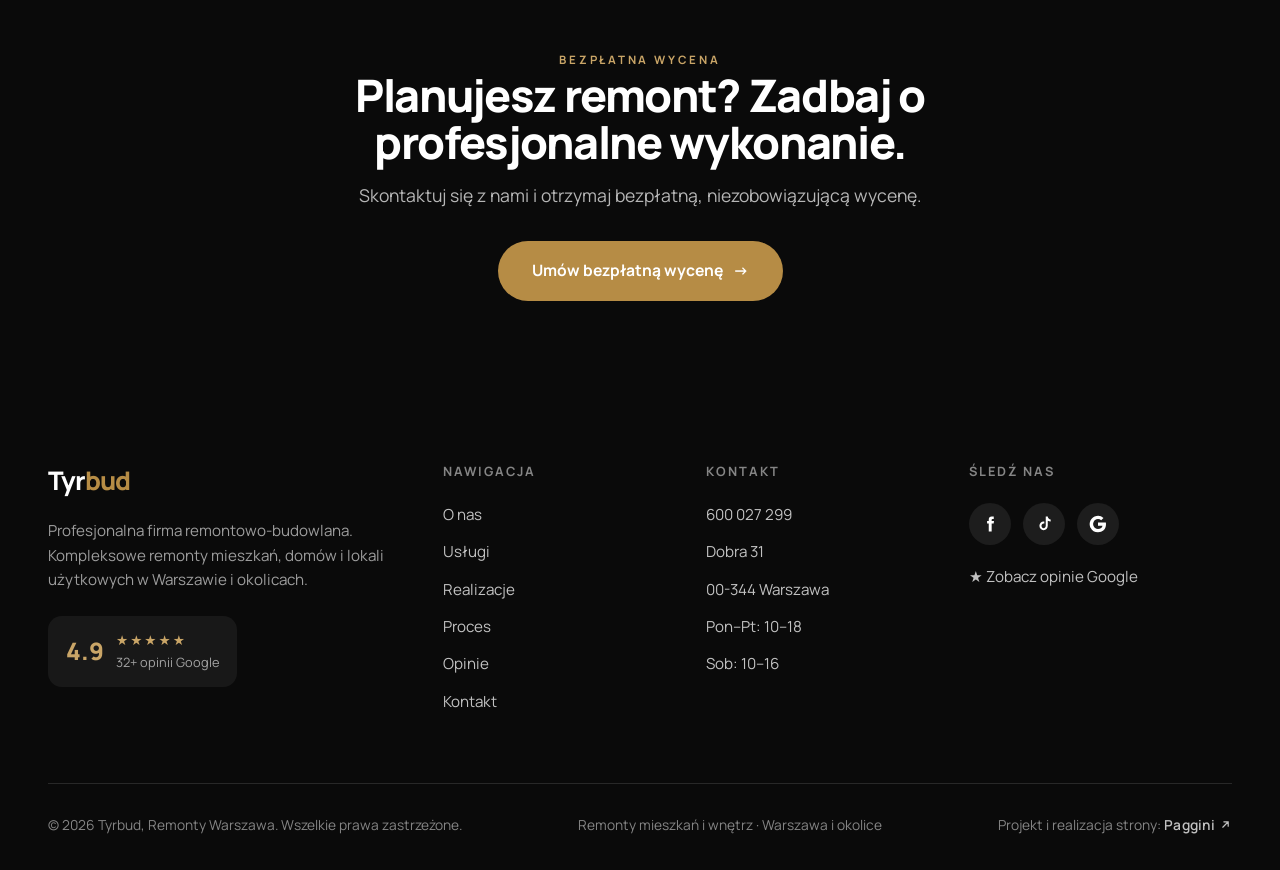
<file: proces.html>
<!DOCTYPE html>
<html lang="pl" class="no-js">
<head>
<script>document.documentElement.classList.remove('no-js')</script>
<script>(function(){try{var t=localStorage.getItem('tyrbud-theme');if(t==='dark')document.documentElement.setAttribute('data-theme','dark');}catch(e){}})();</script>
<meta charset="UTF-8" />
<meta name="viewport" content="width=device-width, initial-scale=1.0" />
<meta name="robots" content="index, follow" />
<meta name="theme-color" content="#0A0A0A" />
<link rel="icon" type="image/png" href="assets/img/favicon.png" />
<title>Tyrbud | Proces Współpracy · Jak Realizujemy Remonty</title>
<meta name="description" content="Sprawdź, jak wygląda współpraca z Tyrbud: bezpłatna konsultacja, wycena i plan prac, realizacja remontu, odbiór gotowego wnętrza. Przejrzysty proces w 4 krokach." />
<link rel="canonical" href="https://tyrbud.pl/proces.html" />
<meta property="og:url" content="https://tyrbud.pl/proces.html" />
<meta property="og:type" content="website" />
<meta property="og:locale" content="pl_PL" />
<meta property="og:title" content="Tyrbud | Proces Współpracy · Jak Realizujemy Remonty" />
<meta property="og:description" content="Sprawdź, jak wygląda współpraca z Tyrbud: bezpłatna konsultacja, wycena i plan prac, realizacja remontu, odbiór gotowego wnętrza. Przejrzysty proces w 4 krokach." />
<meta property="og:image" content="https://tyrbud.pl/assets/img/tla/hero.jpg" />
<link rel="preconnect" href="https://fonts.googleapis.com" />
<link rel="preconnect" href="https://fonts.gstatic.com" crossorigin />
<link href="https://fonts.googleapis.com/css2?family=Manrope:wght@300;400;500;600;700;800&display=swap" rel="stylesheet" />
<link rel="stylesheet" href="assets/style.css" />

<script type="application/ld+json">
{
  "@context": "https://schema.org",
  "@type": ["LocalBusiness", "HomeAndConstructionBusiness"],
  "name": "Tyrbud, Remonty Warszawa",
  "url": "https://tyrbud.pl/",
  "telephone": "+48600027299",
  "priceRange": "$$",
  "image": "https://tyrbud.pl/assets/img/tla/hero.jpg",
  "address": {"@type": "PostalAddress","streetAddress": "Dobra 31","postalCode": "00-344","addressLocality": "Warszawa","addressCountry": "PL"},
  "geo": {"@type": "GeoCoordinates","latitude": 52.2394,"longitude": 21.0269},
  "areaServed": "Warszawa i okolice",
  "sameAs": ["https://www.facebook.com/Tyrbud/?locale=pl_PL", "https://www.google.com/maps/place/Remonty+Warszawa+-+Tyrbud"],
  "openingHoursSpecification": [
    {"@type": "OpeningHoursSpecification","dayOfWeek": ["Monday","Tuesday","Wednesday","Thursday","Friday"],"opens": "10:00","closes": "18:00"},
    {"@type": "OpeningHoursSpecification","dayOfWeek": "Saturday","opens": "10:00","closes": "16:00"}
  ],
  "aggregateRating": {"@type": "AggregateRating","ratingValue": "4.9","reviewCount": "32"}
}
</script>
</head>
<body>
<!-- SVG icon definitions -->
<svg width="0" height="0" style="position:absolute" aria-hidden="true" focusable="false">
  <defs>
    <g id="i-home"><path fill="none" stroke="currentColor" stroke-width="1.6" stroke-linecap="round" stroke-linejoin="round" d="M3 11.5 12 4l9 7.5M5 10v10h5v-6h4v6h5V10"/></g>
    <g id="i-house"><path fill="none" stroke="currentColor" stroke-width="1.6" stroke-linecap="round" stroke-linejoin="round" d="M4 21V9l8-6 8 6v12M4 21h16M9 21v-5h6v5M14 8h3"/></g>
    <g id="i-bath"><path fill="none" stroke="currentColor" stroke-width="1.6" stroke-linecap="round" stroke-linejoin="round" d="M3 12h18M5 12v4a3 3 0 0 0 3 3h8a3 3 0 0 0 3-3v-4M6 12V6a2 2 0 0 1 2-2 2 2 0 0 1 2 2M7 19l-1 2M18 19l1 2"/></g>
    <g id="i-kitchen"><path fill="none" stroke="currentColor" stroke-width="1.6" stroke-linecap="round" stroke-linejoin="round" d="M4 3h16v18H4zM4 9h16M8 5v2M12 5v2M8 13v4"/></g>
    <g id="i-paint"><path fill="none" stroke="currentColor" stroke-width="1.6" stroke-linecap="round" stroke-linejoin="round" d="M4 5a1 1 0 0 1 1-1h11a1 1 0 0 1 1 1v4a1 1 0 0 1-1 1H5a1 1 0 0 1-1-1zM17 6h2a1 1 0 0 1 1 1v3a2 2 0 0 1-2 2h-6v3M11 17h2v5h-2z"/></g>
    <g id="i-trowel"><path fill="none" stroke="currentColor" stroke-width="1.6" stroke-linecap="round" stroke-linejoin="round" d="M14 3 21 10 12 13 3 21M14 10 8 16"/></g>
    <g id="i-plank"><path fill="none" stroke="currentColor" stroke-width="1.6" stroke-linecap="round" stroke-linejoin="round" d="M3 6h18v4H3zM3 14h18v4H3zM8 6v4M15 14v4"/></g>
    <g id="i-tile"><path fill="none" stroke="currentColor" stroke-width="1.6" stroke-linecap="round" stroke-linejoin="round" d="M4 4h7v7H4zM13 4h7v7h-7zM4 13h7v7H4zM13 13h7v7h-7z"/></g>
    <g id="i-bolt"><path fill="none" stroke="currentColor" stroke-width="1.6" stroke-linecap="round" stroke-linejoin="round" d="M13 2 4 14h7l-1 8 9-12h-7z"/></g>
    <g id="i-water"><path fill="none" stroke="currentColor" stroke-width="1.6" stroke-linecap="round" stroke-linejoin="round" d="M12 3s6 6.5 6 10.5A6 6 0 0 1 6 13.5C6 9.5 12 3 12 3z"/></g>
    <g id="i-ruler"><path fill="none" stroke="currentColor" stroke-width="1.6" stroke-linecap="round" stroke-linejoin="round" d="M4 15 15 4l5 5L9 20zM8 11l2 2M11 8l2 2M14 5l2 2"/></g>
    <g id="i-tools"><path fill="none" stroke="currentColor" stroke-width="1.6" stroke-linecap="round" stroke-linejoin="round" d="M14 6a3.5 3.5 0 0 0 4.6 4.6L21 13l-3 3-2.4-2.4A3.5 3.5 0 0 0 11 9L8 6l2-2zM6 14l4 4-3 3-4-4z"/></g>
    <g id="i-clock"><circle cx="12" cy="12" r="8.5" fill="none" stroke="currentColor" stroke-width="1.6"/><path fill="none" stroke="currentColor" stroke-width="1.6" stroke-linecap="round" d="M12 7v5l3.5 2"/></g>
    <g id="i-user"><path fill="none" stroke="currentColor" stroke-width="1.6" stroke-linecap="round" stroke-linejoin="round" d="M12 12a4 4 0 1 0 0-8 4 4 0 0 0 0 8zM5 20a7 7 0 0 1 14 0"/></g>
    <g id="i-award"><circle cx="12" cy="9" r="5.5" fill="none" stroke="currentColor" stroke-width="1.6"/><path fill="none" stroke="currentColor" stroke-width="1.6" stroke-linecap="round" stroke-linejoin="round" d="M9 13.5 8 21l4-2 4 2-1-7.5"/></g>
    <g id="i-diamond"><path fill="none" stroke="currentColor" stroke-width="1.6" stroke-linecap="round" stroke-linejoin="round" d="M6 3h12l3 5-9 13L3 8zM3 8h18M9 3 8 8l4 13M15 3l1 5-4 13"/></g>
    <g id="i-shield"><path fill="none" stroke="currentColor" stroke-width="1.6" stroke-linecap="round" stroke-linejoin="round" d="M12 3 5 6v5c0 4.5 3 8 7 10 4-2 7-5.5 7-10V6zM9 12l2 2 4-4"/></g>
    <g id="i-box"><path fill="none" stroke="currentColor" stroke-width="1.6" stroke-linecap="round" stroke-linejoin="round" d="M3 7 12 3l9 4v10l-9 4-9-4zM3 7l9 4 9-4M12 11v10"/></g>
    <g id="i-doc"><path fill="none" stroke="currentColor" stroke-width="1.6" stroke-linecap="round" stroke-linejoin="round" d="M6 3h8l4 4v14H6zM14 3v4h4M9 12h6M9 16h6"/></g>
    <g id="i-search"><circle cx="11" cy="11" r="6" fill="none" stroke="currentColor" stroke-width="1.6"/><path fill="none" stroke="currentColor" stroke-width="1.6" stroke-linecap="round" d="m20 20-4.5-4.5"/></g>
    <g id="i-phone"><path fill="none" stroke="currentColor" stroke-width="1.6" stroke-linecap="round" stroke-linejoin="round" d="M4 5c0-1 .8-2 2-2h2l1.5 4-2 1.5a12 12 0 0 0 6 6l1.5-2 4 1.5v2c0 1.2-1 2-2 2A16 16 0 0 1 4 5z"/></g>
    <g id="i-pin"><path fill="none" stroke="currentColor" stroke-width="1.6" stroke-linecap="round" stroke-linejoin="round" d="M12 21s7-6 7-11a7 7 0 0 0-14 0c0 5 7 11 7 11z"/><circle cx="12" cy="10" r="2.5" fill="none" stroke="currentColor" stroke-width="1.6"/></g>
    <g id="i-check"><path fill="none" stroke="currentColor" stroke-width="2" stroke-linecap="round" stroke-linejoin="round" d="m5 12 4 4 10-10"/></g>
    <g id="i-star"><path fill="currentColor" d="m12 3 2.6 5.3 5.9.9-4.3 4.1 1 5.8L12 16.9 6.8 19.1l1-5.8L3.5 9.2l5.9-.9z"/></g>
    <g id="i-fb"><path fill="currentColor" d="M14 8.5V7c0-.7.3-1 1-1h1.5V3H14c-2.2 0-3.5 1.3-3.5 3.6V8.5H8.5v3h2V21h3.5v-9.5h2.4l.4-3z"/></g>
    <g id="i-tiktok"><path fill="currentColor" d="M16.5 3c.3 2 1.6 3.5 3.5 3.7v2.4c-1.2 0-2.4-.4-3.5-1v6.1c0 3-2.2 5.3-5 5.3s-5-2.4-5-5.3 2.2-5.3 5-5.3c.3 0 .6 0 .9.1v2.5c-.3-.1-.6-.2-.9-.2-1.4 0-2.5 1.2-2.5 2.9s1.1 2.9 2.5 2.9 2.6-1.2 2.6-2.9V3z"/></g>
    <g id="i-google"><path fill="currentColor" d="M21.6 12.2c0-.7-.1-1.4-.2-2H12v3.8h5.4a4.6 4.6 0 0 1-2 3v2.5h3.2c1.9-1.7 3-4.3 3-7.3z"/><path fill="currentColor" d="M12 22c2.7 0 5-.9 6.6-2.4l-3.2-2.5c-.9.6-2 .9-3.4.9-2.6 0-4.8-1.7-5.6-4.1H3.1v2.6A10 10 0 0 0 12 22z"/><path fill="currentColor" d="M6.4 13.9a6 6 0 0 1 0-3.8V7.5H3.1a10 10 0 0 0 0 9z"/><path fill="currentColor" d="M12 6c1.5 0 2.8.5 3.8 1.5l2.8-2.8A10 10 0 0 0 3.1 7.5l3.3 2.6C7.2 7.7 9.4 6 12 6z"/></g>
  </defs>
</svg>
<header class="nav" id="nav">
  <div class="wrap nav-inner">
    <a href="index.html" class="logo"><img class="logo-mark logo-mark-light" src="assets/img/znak-light.png" alt="" aria-hidden="true" /><img class="logo-mark logo-mark-dark" src="assets/img/znak.png" alt="" aria-hidden="true" /><span class="logo-txt">Tyr<b>bud</b></span></a>
    <nav class="nav-links" id="navLinks">
      <a href="o-nas.html">O nas</a>
      <a href="uslugi.html">Usługi</a>
      <a href="realizacje.html">Realizacje</a>
      <a href="proces.html" class="active">Proces</a>
      <a href="opinie.html">Opinie</a>
      <a href="kontakt.html" class="nav-cta">Kontakt</a>
    </nav>
    <button class="burger" id="burger" aria-label="Menu"><span></span><span></span><span></span></button>
  </div>
</header>
<section class="page-hero">
  <div class="page-hero-bg"><img src="assets/img/tla/proces.jpg" alt="Przejrzysty proces w czterech krokach" fetchpriority="high" /></div>
  <div class="wrap">
    <div class="crumbs"><a href="index.html">Strona główna</a><span>/</span>Proces</div>
    <h1>Przejrzysty proces w czterech krokach</h1>
    <p class="lead">Wiesz, co dzieje się na każdym etapie. Od bezpłatnej konsultacji, przez transparentną wycenę, aż po odbiór gotowego wnętrza.</p>
  </div>
</section>
<section class="process pad">
  <div class="wrap">
    <div class="proc-grid">
      <div class="proc-line"></div>
      <div class="proc-step reveal"><div class="proc-num">01</div><h3>Bezpłatna konsultacja</h3><p>Poznajemy Twoje oczekiwania, oglądamy przestrzeń i doradzamy rozwiązania.</p></div>
      <div class="proc-step reveal" data-d="1"><div class="proc-num">02</div><h3>Wycena i plan prac</h3><p>Przygotowujemy transparentny kosztorys i harmonogram realizacji.</p></div>
      <div class="proc-step reveal" data-d="2"><div class="proc-num">03</div><h3>Realizacja remontu</h3><p>Prowadzimy prace terminowo, z dbałością o detale i porządek.</p></div>
      <div class="proc-step reveal" data-d="3"><div class="proc-num">04</div><h3>Odbiór gotowego wnętrza</h3><p>Przekazujemy uporządkowaną, gotową do użytku przestrzeń.</p></div>
    </div>
  </div>
</section>
<section class="pad-sm"><div class="wrap">
  <div class="sec-head center reveal"><span class="eyebrow" style="display:inline-block">Co zyskujesz</span><h2 style="font-size:clamp(1.8rem,3.5vw,2.6rem);margin:18px 0">Współpraca bez niespodzianek</h2></div>
  <div class="why-grid">
    <div class="why-card reveal"><div class="why-ico"><span class="ic"><svg viewBox="0 0 24 24"><use href="#i-doc"/></svg></span></div><h3>Transparentna wycena</h3><p>Jasny kosztorys bez ukrytych opłat.</p></div>
    <div class="why-card reveal" data-d="1"><div class="why-ico"><span class="ic"><svg viewBox="0 0 24 24"><use href="#i-clock"/></svg></span></div><h3>Terminowość</h3><p>Realizacja zgodnie z harmonogramem.</p></div>
    <div class="why-card reveal" data-d="2"><div class="why-ico"><span class="ic"><svg viewBox="0 0 24 24"><use href="#i-user"/></svg></span></div><h3>Stały kontakt</h3><p>Informujemy Cię na bieżąco o postępach.</p></div>
    <div class="why-card reveal" data-d="3"><div class="why-ico"><span class="ic"><svg viewBox="0 0 24 24"><use href="#i-box"/></svg></span></div><h3>Kompleksowa obsługa</h3><p>Wszystkie prace w jednym miejscu.</p></div>
  </div>
</div></section>
<section class="cta-band">
  <div class="wrap reveal">
    <span class="eyebrow" style="color:var(--bronze-soft)">Bezpłatna wycena</span>
    <h2>Planujesz remont? Zadbaj o profesjonalne wykonanie.</h2>
    <p>Skontaktuj się z nami i otrzymaj bezpłatną, niezobowiązującą wycenę.</p>
    <a href="kontakt.html" class="btn btn-primary">Umów bezpłatną wycenę <span class="arr">→</span></a>
  </div>
</section>
<footer>
  <div class="wrap">
    <div class="foot-grid">
      <div>
        <div class="foot-logo">Tyr<span>bud</span></div>
        <p class="foot-about">Profesjonalna firma remontowo-budowlana. Kompleksowe remonty mieszkań, domów i lokali użytkowych w Warszawie i okolicach.</p>
        <div class="foot-rating">
          <span class="fr-n">4.9</span>
          <div><div class="fr-s">★★★★★</div><div class="fr-t">32+ opinii Google</div></div>
        </div>
      </div>
      <div class="foot-col">
        <h4>Nawigacja</h4>
        <a href="o-nas.html">O nas</a>
        <a href="uslugi.html">Usługi</a>
        <a href="realizacje.html">Realizacje</a>
        <a href="proces.html">Proces</a>
        <a href="opinie.html">Opinie</a>
        <a href="kontakt.html">Kontakt</a>
      </div>
      <div class="foot-col">
        <h4>Kontakt</h4>
        <a href="tel:+48600027299">600 027 299</a>
        <p>Dobra 31</p>
        <p>00-344 Warszawa</p>
        <p>Pon–Pt: 10–18</p>
        <p>Sob: 10–16</p>
      </div>
      <div class="foot-col">
        <h4>Śledź nas</h4>
        <div class="foot-social">
          <a href="https://www.facebook.com/Tyrbud/?locale=pl_PL" target="_blank" rel="noopener" aria-label="Facebook"><span class="ic"><svg viewBox="0 0 24 24"><use href="#i-fb"/></svg></span></a>
          <a href="https://www.tiktok.com/@remontymieszkaniatyrbud" target="_blank" rel="noopener" aria-label="TikTok"><span class="ic"><svg viewBox="0 0 24 24"><use href="#i-tiktok"/></svg></span></a>
          <a href="https://www.google.com/maps/place/Remonty+Warszawa+-+Tyrbud/@52.238828,21.024805,17z/data=!4m16!1m9!3m8!1s0x471ecc5975197ccd:0x70a390a2ac879009!2sRemonty+Warszawa+-+Tyrbud!8m2!3d52.238828!4d21.0273799!9m1!1b1!16s%2Fg%2F1hc9wfp7b!3m5!1s0x471ecc5975197ccd:0x70a390a2ac879009!8m2!3d52.238828!4d21.0273799!16s%2Fg%2F1hc9wfp7b?entry=ttu" target="_blank" rel="noopener" aria-label="Google Maps"><span class="ic"><svg viewBox="0 0 24 24"><use href="#i-google"/></svg></span></a>
        </div>
        <a href="https://www.google.com/maps/place/Remonty+Warszawa+-+Tyrbud/@52.238828,21.024805,17z/data=!4m16!1m9!3m8!1s0x471ecc5975197ccd:0x70a390a2ac879009!2sRemonty+Warszawa+-+Tyrbud!8m2!3d52.238828!4d21.0273799!9m1!1b1!16s%2Fg%2F1hc9wfp7b!3m5!1s0x471ecc5975197ccd:0x70a390a2ac879009!8m2!3d52.238828!4d21.0273799!16s%2Fg%2F1hc9wfp7b?entry=ttu" target="_blank" rel="noopener" style="margin-top:20px;display:inline-block">★ Zobacz opinie Google</a>
      </div>
    </div>
    <div class="foot-bottom">
      <div>© 2026 Tyrbud, Remonty Warszawa. Wszelkie prawa zastrzeżone.</div>
      <div>Remonty mieszkań i wnętrz · Warszawa i okolice</div>
      <div class="foot-credit">Projekt i realizacja strony: <a href="https://paggini.com/" target="_blank" rel="noopener" title="Paggini – projektowanie stron internetowych">Paggini<svg viewBox="0 0 24 24" aria-hidden="true"><path d="M7 17 17 7M9 7h8v8"/></svg></a></div>
    </div>
  </div>
</footer>
<script>
const nav=document.getElementById('nav');
window.addEventListener('scroll',()=>{nav.classList.toggle('scrolled',window.scrollY>40)},{passive:true});
const burger=document.getElementById('burger'),navLinks=document.getElementById('navLinks');
burger.addEventListener('click',()=>{navLinks.classList.toggle('open');burger.classList.toggle('active')});
navLinks.querySelectorAll('a').forEach(a=>a.addEventListener('click',()=>{navLinks.classList.remove('open');burger.classList.remove('active')}));
const io=new IntersectionObserver((es)=>{es.forEach(e=>{if(e.isIntersecting){e.target.classList.add('in');io.unobserve(e.target)}})},{threshold:.12,rootMargin:'0px 0px -60px 0px'});
document.querySelectorAll('.reveal').forEach(el=>io.observe(el));
const counters=document.querySelectorAll('[data-count]');
const cio=new IntersectionObserver((es)=>{es.forEach(e=>{if(e.isIntersecting){const el=e.target,t=+el.dataset.count,suf=el.dataset.suffix||'';let n=0;const st=Math.ceil(t/40);const iv=setInterval(()=>{n+=st;if(n>=t){n=t;clearInterval(iv)}el.textContent=n+suf},28);cio.unobserve(el)}})},{threshold:.5});
counters.forEach(c=>cio.observe(c));
document.querySelectorAll('.faq-q').forEach(q=>{q.addEventListener('click',()=>{const item=q.parentElement,a=item.querySelector('.faq-a'),open=item.classList.contains('open');document.querySelectorAll('.faq-item').forEach(i=>{i.classList.remove('open');i.querySelector('.faq-a').style.maxHeight=null});if(!open){item.classList.add('open');a.style.maxHeight=a.scrollHeight+'px'}})});
</script>

<script src="assets/theme.js"></script>
</body>
</html>
</file>
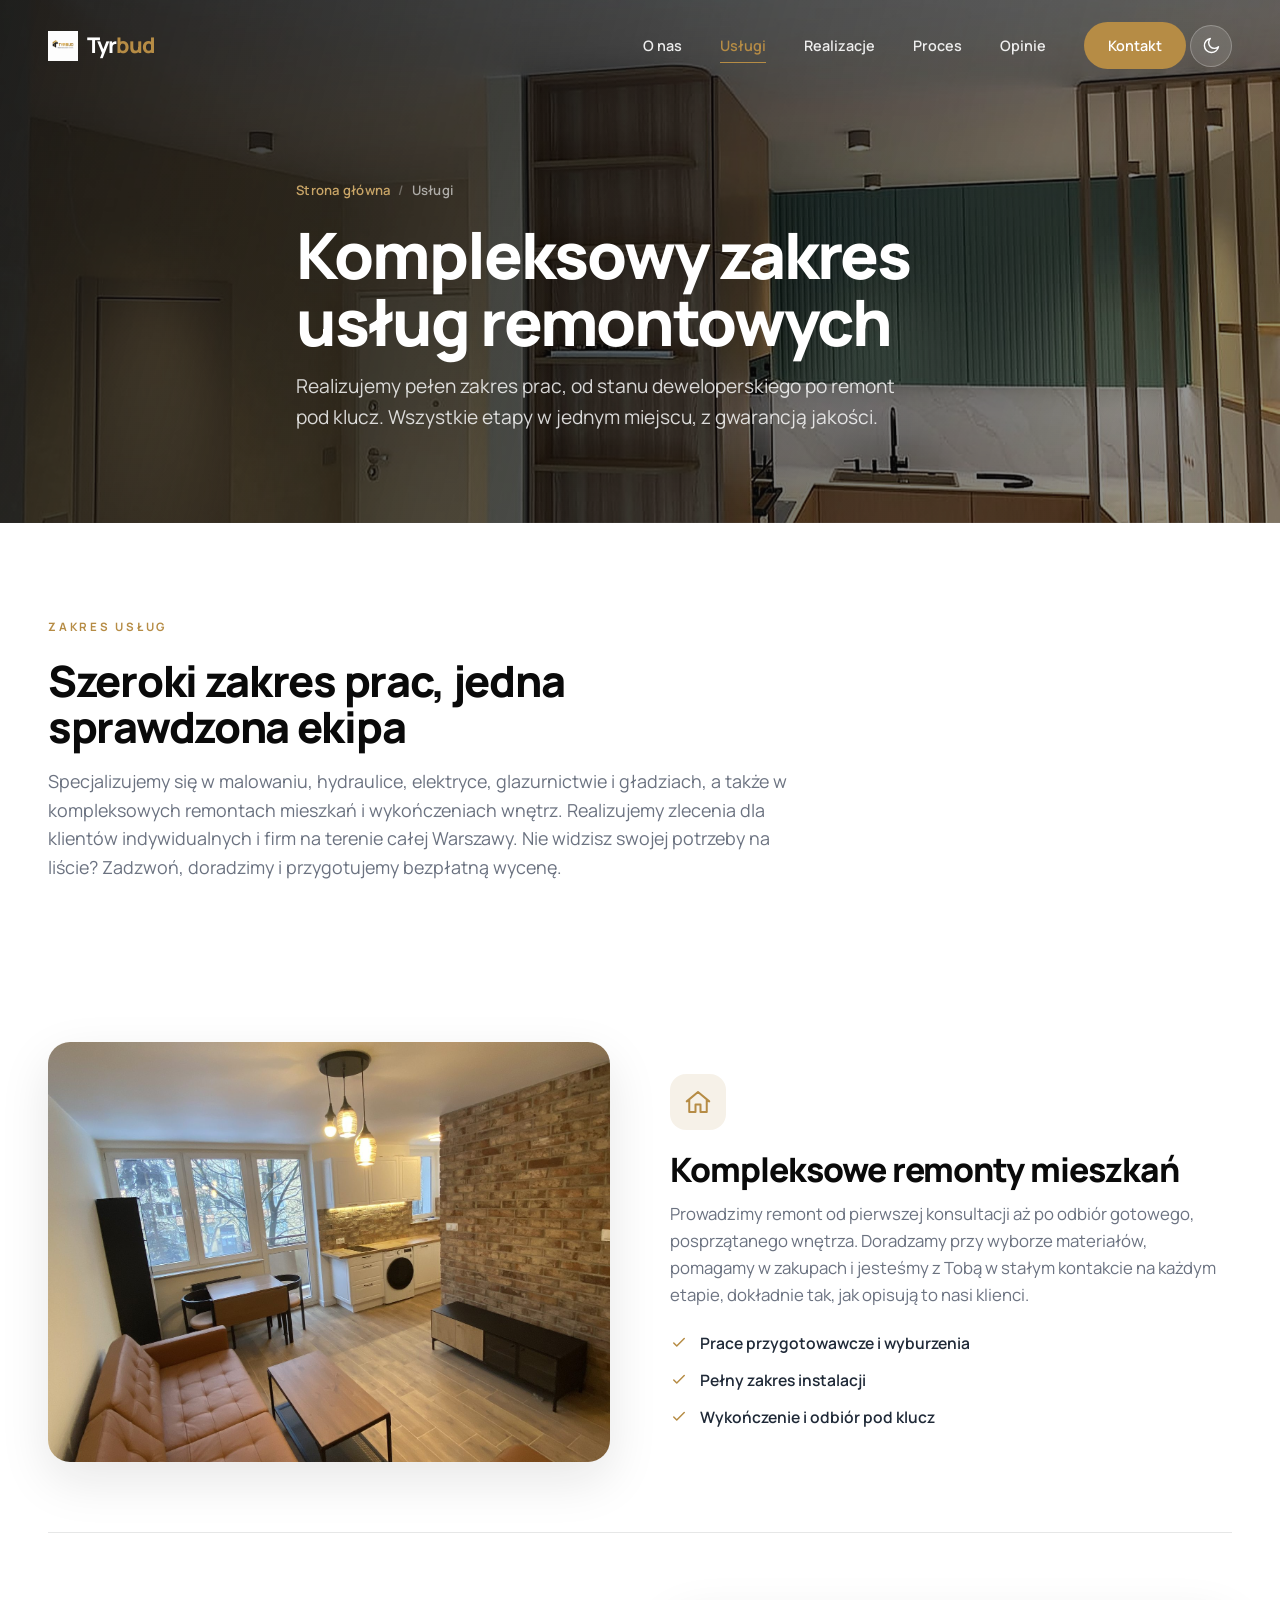
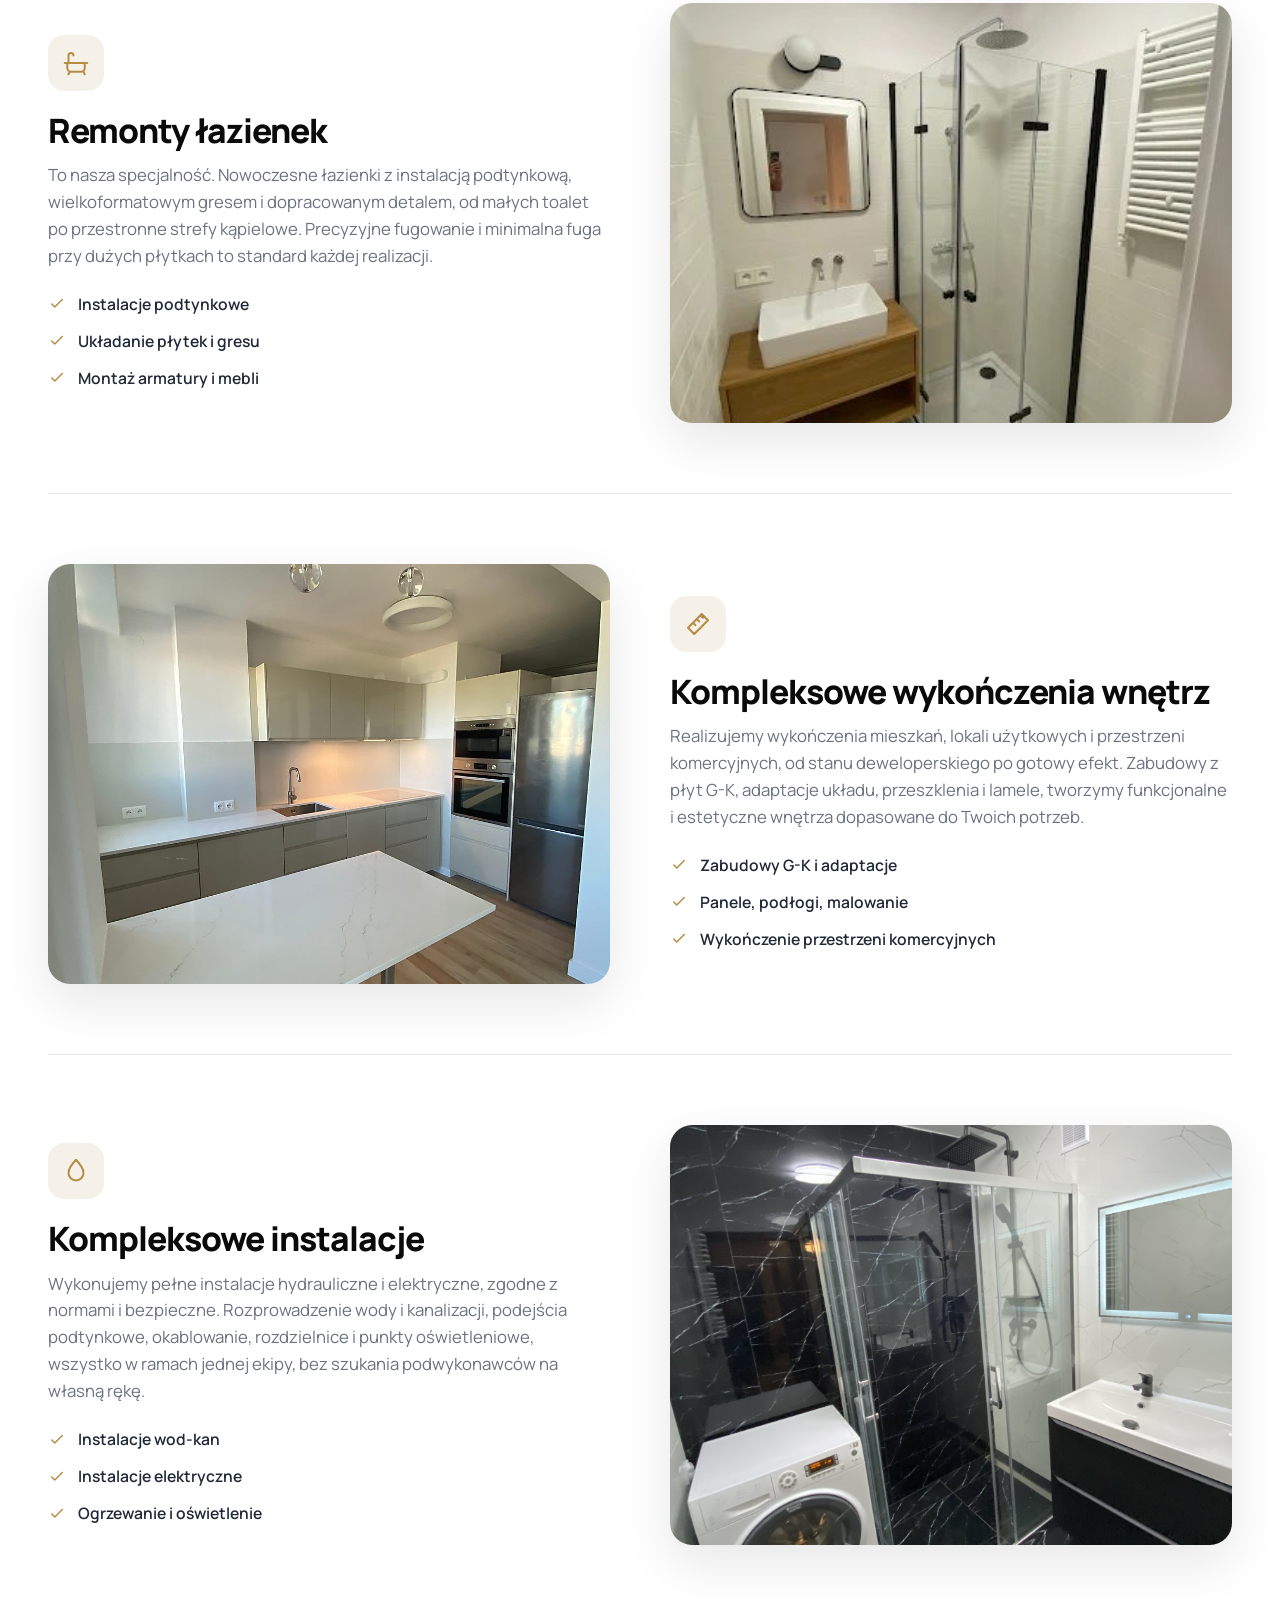
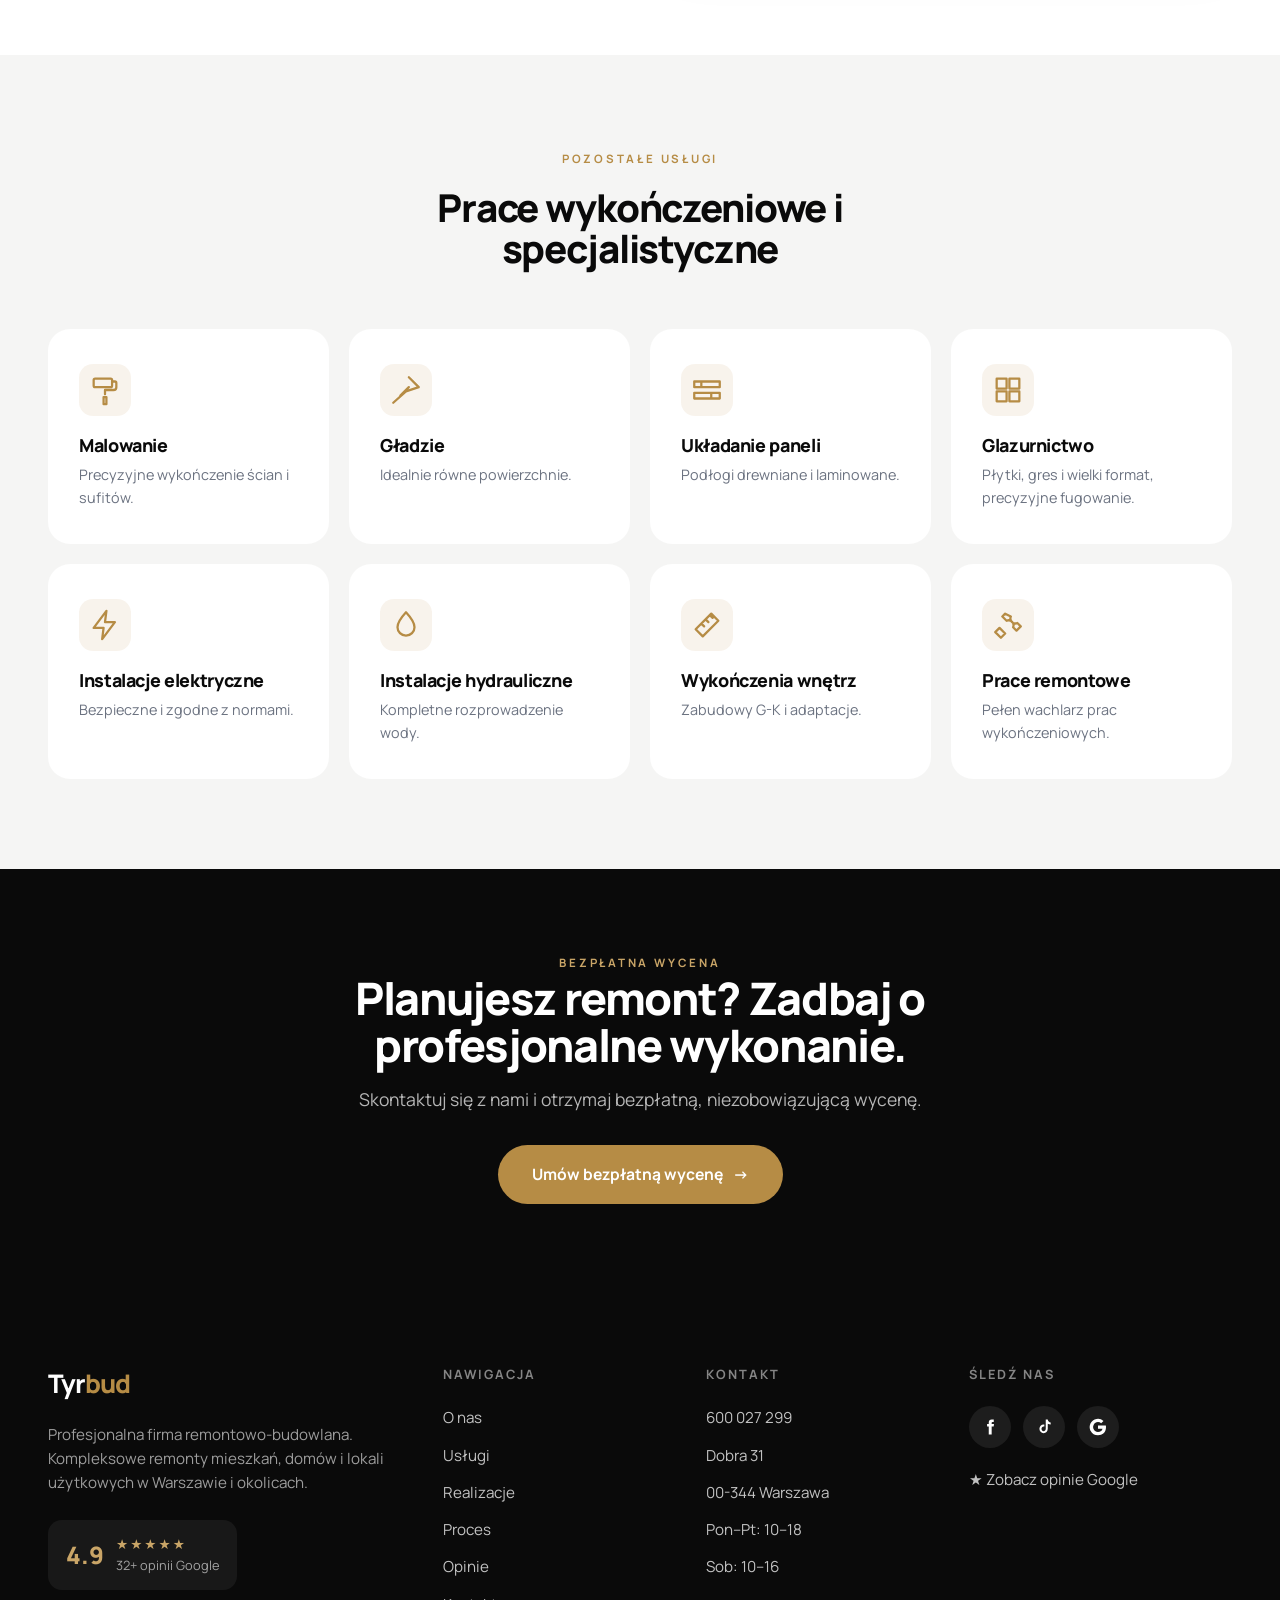
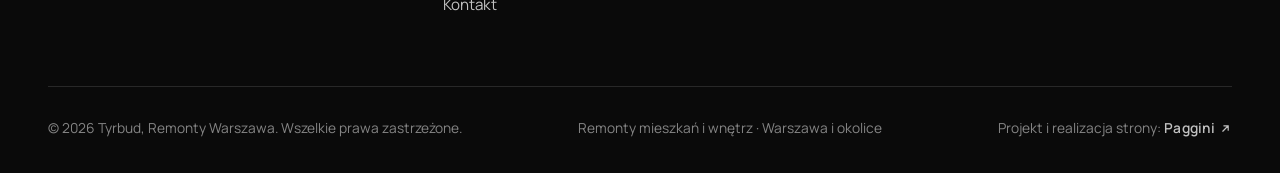
<file: uslugi.html>
<!DOCTYPE html>
<html lang="pl" class="no-js">
<head>
<script>document.documentElement.classList.remove('no-js')</script>
<script>(function(){try{var t=localStorage.getItem('tyrbud-theme');if(t==='dark')document.documentElement.setAttribute('data-theme','dark');}catch(e){}})();</script>
<meta charset="UTF-8" />
<meta name="viewport" content="width=device-width, initial-scale=1.0" />
<meta name="robots" content="index, follow" />
<meta name="theme-color" content="#0A0A0A" />
<link rel="icon" type="image/png" href="assets/img/favicon.png" />
<title>Tyrbud | Usługi · Remonty Mieszkań, Domów i Łazienek</title>
<meta name="description" content="Pełen zakres usług remontowych w Warszawie: kompleksowe remonty mieszkań i łazienek, wykończenia wnętrz, instalacje hydrauliczne i elektryczne, gładzie, glazurnictwo. Bezpłatna wycena." />
<link rel="canonical" href="https://tyrbud.pl/uslugi.html" />
<meta property="og:url" content="https://tyrbud.pl/uslugi.html" />
<meta property="og:type" content="website" />
<meta property="og:locale" content="pl_PL" />
<meta property="og:title" content="Tyrbud | Usługi · Remonty Mieszkań, Domów i Łazienek" />
<meta property="og:description" content="Pełen zakres usług remontowych w Warszawie: kompleksowe remonty mieszkań i łazienek, wykończenia wnętrz, instalacje hydrauliczne i elektryczne, gładzie, glazurnictwo. Bezpłatna wycena." />
<meta property="og:image" content="https://tyrbud.pl/assets/img/tla/hero.jpg" />
<link rel="preconnect" href="https://fonts.googleapis.com" />
<link rel="preconnect" href="https://fonts.gstatic.com" crossorigin />
<link href="https://fonts.googleapis.com/css2?family=Manrope:wght@300;400;500;600;700;800&display=swap" rel="stylesheet" />
<link rel="stylesheet" href="assets/style.css" />

<script type="application/ld+json">
{
  "@context": "https://schema.org",
  "@type": ["LocalBusiness", "HomeAndConstructionBusiness"],
  "name": "Tyrbud, Remonty Warszawa",
  "url": "https://tyrbud.pl/",
  "telephone": "+48600027299",
  "priceRange": "$$",
  "image": "https://tyrbud.pl/assets/img/tla/hero.jpg",
  "address": {"@type": "PostalAddress","streetAddress": "Dobra 31","postalCode": "00-344","addressLocality": "Warszawa","addressCountry": "PL"},
  "geo": {"@type": "GeoCoordinates","latitude": 52.2394,"longitude": 21.0269},
  "areaServed": "Warszawa i okolice",
  "sameAs": ["https://www.facebook.com/Tyrbud/?locale=pl_PL", "https://www.google.com/maps/place/Remonty+Warszawa+-+Tyrbud"],
  "openingHoursSpecification": [
    {"@type": "OpeningHoursSpecification","dayOfWeek": ["Monday","Tuesday","Wednesday","Thursday","Friday"],"opens": "10:00","closes": "18:00"},
    {"@type": "OpeningHoursSpecification","dayOfWeek": "Saturday","opens": "10:00","closes": "16:00"}
  ],
  "aggregateRating": {"@type": "AggregateRating","ratingValue": "4.9","reviewCount": "32"}
}
</script>
</head>
<body>
<!-- SVG icon definitions -->
<svg width="0" height="0" style="position:absolute" aria-hidden="true" focusable="false">
  <defs>
    <g id="i-home"><path fill="none" stroke="currentColor" stroke-width="1.6" stroke-linecap="round" stroke-linejoin="round" d="M3 11.5 12 4l9 7.5M5 10v10h5v-6h4v6h5V10"/></g>
    <g id="i-house"><path fill="none" stroke="currentColor" stroke-width="1.6" stroke-linecap="round" stroke-linejoin="round" d="M4 21V9l8-6 8 6v12M4 21h16M9 21v-5h6v5M14 8h3"/></g>
    <g id="i-bath"><path fill="none" stroke="currentColor" stroke-width="1.6" stroke-linecap="round" stroke-linejoin="round" d="M3 12h18M5 12v4a3 3 0 0 0 3 3h8a3 3 0 0 0 3-3v-4M6 12V6a2 2 0 0 1 2-2 2 2 0 0 1 2 2M7 19l-1 2M18 19l1 2"/></g>
    <g id="i-kitchen"><path fill="none" stroke="currentColor" stroke-width="1.6" stroke-linecap="round" stroke-linejoin="round" d="M4 3h16v18H4zM4 9h16M8 5v2M12 5v2M8 13v4"/></g>
    <g id="i-paint"><path fill="none" stroke="currentColor" stroke-width="1.6" stroke-linecap="round" stroke-linejoin="round" d="M4 5a1 1 0 0 1 1-1h11a1 1 0 0 1 1 1v4a1 1 0 0 1-1 1H5a1 1 0 0 1-1-1zM17 6h2a1 1 0 0 1 1 1v3a2 2 0 0 1-2 2h-6v3M11 17h2v5h-2z"/></g>
    <g id="i-trowel"><path fill="none" stroke="currentColor" stroke-width="1.6" stroke-linecap="round" stroke-linejoin="round" d="M14 3 21 10 12 13 3 21M14 10 8 16"/></g>
    <g id="i-plank"><path fill="none" stroke="currentColor" stroke-width="1.6" stroke-linecap="round" stroke-linejoin="round" d="M3 6h18v4H3zM3 14h18v4H3zM8 6v4M15 14v4"/></g>
    <g id="i-tile"><path fill="none" stroke="currentColor" stroke-width="1.6" stroke-linecap="round" stroke-linejoin="round" d="M4 4h7v7H4zM13 4h7v7h-7zM4 13h7v7H4zM13 13h7v7h-7z"/></g>
    <g id="i-bolt"><path fill="none" stroke="currentColor" stroke-width="1.6" stroke-linecap="round" stroke-linejoin="round" d="M13 2 4 14h7l-1 8 9-12h-7z"/></g>
    <g id="i-water"><path fill="none" stroke="currentColor" stroke-width="1.6" stroke-linecap="round" stroke-linejoin="round" d="M12 3s6 6.5 6 10.5A6 6 0 0 1 6 13.5C6 9.5 12 3 12 3z"/></g>
    <g id="i-ruler"><path fill="none" stroke="currentColor" stroke-width="1.6" stroke-linecap="round" stroke-linejoin="round" d="M4 15 15 4l5 5L9 20zM8 11l2 2M11 8l2 2M14 5l2 2"/></g>
    <g id="i-tools"><path fill="none" stroke="currentColor" stroke-width="1.6" stroke-linecap="round" stroke-linejoin="round" d="M14 6a3.5 3.5 0 0 0 4.6 4.6L21 13l-3 3-2.4-2.4A3.5 3.5 0 0 0 11 9L8 6l2-2zM6 14l4 4-3 3-4-4z"/></g>
    <g id="i-clock"><circle cx="12" cy="12" r="8.5" fill="none" stroke="currentColor" stroke-width="1.6"/><path fill="none" stroke="currentColor" stroke-width="1.6" stroke-linecap="round" d="M12 7v5l3.5 2"/></g>
    <g id="i-user"><path fill="none" stroke="currentColor" stroke-width="1.6" stroke-linecap="round" stroke-linejoin="round" d="M12 12a4 4 0 1 0 0-8 4 4 0 0 0 0 8zM5 20a7 7 0 0 1 14 0"/></g>
    <g id="i-award"><circle cx="12" cy="9" r="5.5" fill="none" stroke="currentColor" stroke-width="1.6"/><path fill="none" stroke="currentColor" stroke-width="1.6" stroke-linecap="round" stroke-linejoin="round" d="M9 13.5 8 21l4-2 4 2-1-7.5"/></g>
    <g id="i-diamond"><path fill="none" stroke="currentColor" stroke-width="1.6" stroke-linecap="round" stroke-linejoin="round" d="M6 3h12l3 5-9 13L3 8zM3 8h18M9 3 8 8l4 13M15 3l1 5-4 13"/></g>
    <g id="i-shield"><path fill="none" stroke="currentColor" stroke-width="1.6" stroke-linecap="round" stroke-linejoin="round" d="M12 3 5 6v5c0 4.5 3 8 7 10 4-2 7-5.5 7-10V6zM9 12l2 2 4-4"/></g>
    <g id="i-box"><path fill="none" stroke="currentColor" stroke-width="1.6" stroke-linecap="round" stroke-linejoin="round" d="M3 7 12 3l9 4v10l-9 4-9-4zM3 7l9 4 9-4M12 11v10"/></g>
    <g id="i-doc"><path fill="none" stroke="currentColor" stroke-width="1.6" stroke-linecap="round" stroke-linejoin="round" d="M6 3h8l4 4v14H6zM14 3v4h4M9 12h6M9 16h6"/></g>
    <g id="i-search"><circle cx="11" cy="11" r="6" fill="none" stroke="currentColor" stroke-width="1.6"/><path fill="none" stroke="currentColor" stroke-width="1.6" stroke-linecap="round" d="m20 20-4.5-4.5"/></g>
    <g id="i-phone"><path fill="none" stroke="currentColor" stroke-width="1.6" stroke-linecap="round" stroke-linejoin="round" d="M4 5c0-1 .8-2 2-2h2l1.5 4-2 1.5a12 12 0 0 0 6 6l1.5-2 4 1.5v2c0 1.2-1 2-2 2A16 16 0 0 1 4 5z"/></g>
    <g id="i-pin"><path fill="none" stroke="currentColor" stroke-width="1.6" stroke-linecap="round" stroke-linejoin="round" d="M12 21s7-6 7-11a7 7 0 0 0-14 0c0 5 7 11 7 11z"/><circle cx="12" cy="10" r="2.5" fill="none" stroke="currentColor" stroke-width="1.6"/></g>
    <g id="i-check"><path fill="none" stroke="currentColor" stroke-width="2" stroke-linecap="round" stroke-linejoin="round" d="m5 12 4 4 10-10"/></g>
    <g id="i-star"><path fill="currentColor" d="m12 3 2.6 5.3 5.9.9-4.3 4.1 1 5.8L12 16.9 6.8 19.1l1-5.8L3.5 9.2l5.9-.9z"/></g>
    <g id="i-fb"><path fill="currentColor" d="M14 8.5V7c0-.7.3-1 1-1h1.5V3H14c-2.2 0-3.5 1.3-3.5 3.6V8.5H8.5v3h2V21h3.5v-9.5h2.4l.4-3z"/></g>
    <g id="i-tiktok"><path fill="currentColor" d="M16.5 3c.3 2 1.6 3.5 3.5 3.7v2.4c-1.2 0-2.4-.4-3.5-1v6.1c0 3-2.2 5.3-5 5.3s-5-2.4-5-5.3 2.2-5.3 5-5.3c.3 0 .6 0 .9.1v2.5c-.3-.1-.6-.2-.9-.2-1.4 0-2.5 1.2-2.5 2.9s1.1 2.9 2.5 2.9 2.6-1.2 2.6-2.9V3z"/></g>
    <g id="i-google"><path fill="currentColor" d="M21.6 12.2c0-.7-.1-1.4-.2-2H12v3.8h5.4a4.6 4.6 0 0 1-2 3v2.5h3.2c1.9-1.7 3-4.3 3-7.3z"/><path fill="currentColor" d="M12 22c2.7 0 5-.9 6.6-2.4l-3.2-2.5c-.9.6-2 .9-3.4.9-2.6 0-4.8-1.7-5.6-4.1H3.1v2.6A10 10 0 0 0 12 22z"/><path fill="currentColor" d="M6.4 13.9a6 6 0 0 1 0-3.8V7.5H3.1a10 10 0 0 0 0 9z"/><path fill="currentColor" d="M12 6c1.5 0 2.8.5 3.8 1.5l2.8-2.8A10 10 0 0 0 3.1 7.5l3.3 2.6C7.2 7.7 9.4 6 12 6z"/></g>
  </defs>
</svg>
<header class="nav" id="nav">
  <div class="wrap nav-inner">
    <a href="index.html" class="logo"><img class="logo-mark logo-mark-light" src="assets/img/znak-light.png" alt="" aria-hidden="true" /><img class="logo-mark logo-mark-dark" src="assets/img/znak.png" alt="" aria-hidden="true" /><span class="logo-txt">Tyr<b>bud</b></span></a>
    <nav class="nav-links" id="navLinks">
      <a href="o-nas.html">O nas</a>
      <a href="uslugi.html" class="active">Usługi</a>
      <a href="realizacje.html">Realizacje</a>
      <a href="proces.html">Proces</a>
      <a href="opinie.html">Opinie</a>
      <a href="kontakt.html" class="nav-cta">Kontakt</a>
    </nav>
    <button class="burger" id="burger" aria-label="Menu"><span></span><span></span><span></span></button>
  </div>
</header>
<section class="page-hero">
  <div class="page-hero-bg"><img src="assets/img/tla/uslugi.jpg" alt="Kompleksowy zakres usług remontowych" fetchpriority="high" /></div>
  <div class="wrap">
    <div class="crumbs"><a href="index.html">Strona główna</a><span>/</span>Usługi</div>
    <h1>Kompleksowy zakres usług remontowych</h1>
    <p class="lead">Realizujemy pełen zakres prac, od stanu deweloperskiego po remont pod klucz. Wszystkie etapy w jednym miejscu, z gwarancją jakości.</p>
  </div>
</section>
<section class="pad-sm"><div class="wrap"><div class="inner-intro reveal">
  <span class="eyebrow">Zakres usług</span>
  <h2>Szeroki zakres prac, jedna sprawdzona ekipa</h2>
  <p>Specjalizujemy się w malowaniu, hydraulice, elektryce, glazurnictwie i gładziach, a także w kompleksowych remontach mieszkań i wykończeniach wnętrz. Realizujemy zlecenia dla klientów indywidualnych i firm na terenie całej Warszawy. Nie widzisz swojej potrzeby na liście? Zadzwoń, doradzimy i przygotujemy bezpłatną wycenę.</p>
</div></div></section>
<section style="padding-bottom:40px"><div class="wrap">
<div class="svc-row reveal">
      <div class="svc-row-img"><img loading="lazy" src="assets/img/realizacje/uslugi-remonty-mieszkan.jpg" alt="Kompleksowy remont mieszkania w Warszawie, realizacja Tyrbud" /></div>
      <div class="svc-row-body">
        <div class="svc-tag"><span class="ic"><svg viewBox="0 0 24 24"><use href="#i-home"/></svg></span></div>
        <h3>Kompleksowe remonty mieszkań</h3>
        <p>Prowadzimy remont od pierwszej konsultacji aż po odbiór gotowego, posprzątanego wnętrza. Doradzamy przy wyborze materiałów, pomagamy w zakupach i jesteśmy z Tobą w stałym kontakcie na każdym etapie, dokładnie tak, jak opisują to nasi klienci.</p>
        <div class="svc-row-list"><div><span class="ic"><svg viewBox="0 0 24 24"><use href="#i-check"/></svg></span> Prace przygotowawcze i wyburzenia</div><div><span class="ic"><svg viewBox="0 0 24 24"><use href="#i-check"/></svg></span> Pełny zakres instalacji</div><div><span class="ic"><svg viewBox="0 0 24 24"><use href="#i-check"/></svg></span> Wykończenie i odbiór pod klucz</div></div>
      </div>
    </div><div class="svc-row rev reveal">
      <div class="svc-row-img"><img loading="lazy" src="assets/img/realizacje/uslugi-remonty-lazienek.jpg" alt="Remont łazienki z marmurem i podświetlanym lustrem, realizacja Tyrbud" /></div>
      <div class="svc-row-body">
        <div class="svc-tag"><span class="ic"><svg viewBox="0 0 24 24"><use href="#i-bath"/></svg></span></div>
        <h3>Remonty łazienek</h3>
        <p>To nasza specjalność. Nowoczesne łazienki z instalacją podtynkową, wielkoformatowym gresem i dopracowanym detalem, od małych toalet po przestronne strefy kąpielowe. Precyzyjne fugowanie i minimalna fuga przy dużych płytkach to standard każdej realizacji.</p>
        <div class="svc-row-list"><div><span class="ic"><svg viewBox="0 0 24 24"><use href="#i-check"/></svg></span> Instalacje podtynkowe</div><div><span class="ic"><svg viewBox="0 0 24 24"><use href="#i-check"/></svg></span> Układanie płytek i gresu</div><div><span class="ic"><svg viewBox="0 0 24 24"><use href="#i-check"/></svg></span> Montaż armatury i mebli</div></div>
      </div>
    </div><div class="svc-row reveal">
      <div class="svc-row-img"><img loading="lazy" src="assets/img/realizacje/35.jpg" alt="Kompleksowe wykończenie wnętrza, realizacja Tyrbud w Warszawie" /></div>
      <div class="svc-row-body">
        <div class="svc-tag"><span class="ic"><svg viewBox="0 0 24 24"><use href="#i-ruler"/></svg></span></div>
        <h3>Kompleksowe wykończenia wnętrz</h3>
        <p>Realizujemy wykończenia mieszkań, lokali użytkowych i przestrzeni komercyjnych, od stanu deweloperskiego po gotowy efekt. Zabudowy z płyt G-K, adaptacje układu, przeszklenia i lamele, tworzymy funkcjonalne i estetyczne wnętrza dopasowane do Twoich potrzeb.</p>
        <div class="svc-row-list"><div><span class="ic"><svg viewBox="0 0 24 24"><use href="#i-check"/></svg></span> Zabudowy G-K i adaptacje</div><div><span class="ic"><svg viewBox="0 0 24 24"><use href="#i-check"/></svg></span> Panele, podłogi, malowanie</div><div><span class="ic"><svg viewBox="0 0 24 24"><use href="#i-check"/></svg></span> Wykończenie przestrzeni komercyjnych</div></div>
      </div>
    </div><div class="svc-row rev reveal">
      <div class="svc-row-img"><img loading="lazy" src="assets/img/realizacje/uslugi-instalacje.jpg" alt="Instalacje hydrauliczne i elektryczne w łazience, realizacja Tyrbud" /></div>
      <div class="svc-row-body">
        <div class="svc-tag"><span class="ic"><svg viewBox="0 0 24 24"><use href="#i-water"/></svg></span></div>
        <h3>Kompleksowe instalacje</h3>
        <p>Wykonujemy pełne instalacje hydrauliczne i elektryczne, zgodne z normami i bezpieczne. Rozprowadzenie wody i kanalizacji, podejścia podtynkowe, okablowanie, rozdzielnice i punkty oświetleniowe, wszystko w ramach jednej ekipy, bez szukania podwykonawców na własną rękę.</p>
        <div class="svc-row-list"><div><span class="ic"><svg viewBox="0 0 24 24"><use href="#i-check"/></svg></span> Instalacje wod-kan</div><div><span class="ic"><svg viewBox="0 0 24 24"><use href="#i-check"/></svg></span> Instalacje elektryczne</div><div><span class="ic"><svg viewBox="0 0 24 24"><use href="#i-check"/></svg></span> Ogrzewanie i oświetlenie</div></div>
      </div>
    </div>
</div></section>
<section class="services pad-sm"><div class="wrap">
  <div class="sec-head center reveal"><span class="eyebrow" style="display:inline-block">Pozostałe usługi</span><h2 style="font-size:clamp(1.7rem,3.5vw,2.4rem);margin:18px 0">Prace wykończeniowe i specjalistyczne</h2></div>
  <div class="svc-grid">
    <div class="svc-card reveal"><span class="svc-ico"><span class="ic"><svg viewBox="0 0 24 24"><use href="#i-paint"/></svg></span></span><h3>Malowanie</h3><p>Precyzyjne wykończenie ścian i sufitów.</p></div>
    <div class="svc-card reveal" data-d="1"><span class="svc-ico"><span class="ic"><svg viewBox="0 0 24 24"><use href="#i-trowel"/></svg></span></span><h3>Gładzie</h3><p>Idealnie równe powierzchnie.</p></div>
    <div class="svc-card reveal" data-d="2"><span class="svc-ico"><span class="ic"><svg viewBox="0 0 24 24"><use href="#i-plank"/></svg></span></span><h3>Układanie paneli</h3><p>Podłogi drewniane i laminowane.</p></div>
    <div class="svc-card reveal" data-d="3"><span class="svc-ico"><span class="ic"><svg viewBox="0 0 24 24"><use href="#i-tile"/></svg></span></span><h3>Glazurnictwo</h3><p>Płytki, gres i wielki format, precyzyjne fugowanie.</p></div>
    <div class="svc-card reveal"><span class="svc-ico"><span class="ic"><svg viewBox="0 0 24 24"><use href="#i-bolt"/></svg></span></span><h3>Instalacje elektryczne</h3><p>Bezpieczne i zgodne z normami.</p></div>
    <div class="svc-card reveal" data-d="1"><span class="svc-ico"><span class="ic"><svg viewBox="0 0 24 24"><use href="#i-water"/></svg></span></span><h3>Instalacje hydrauliczne</h3><p>Kompletne rozprowadzenie wody.</p></div>
    <div class="svc-card reveal" data-d="2"><span class="svc-ico"><span class="ic"><svg viewBox="0 0 24 24"><use href="#i-ruler"/></svg></span></span><h3>Wykończenia wnętrz</h3><p>Zabudowy G-K i adaptacje.</p></div>
    <div class="svc-card reveal" data-d="3"><span class="svc-ico"><span class="ic"><svg viewBox="0 0 24 24"><use href="#i-tools"/></svg></span></span><h3>Prace remontowe</h3><p>Pełen wachlarz prac wykończeniowych.</p></div>
  </div>
</div></section>
<section class="cta-band">
  <div class="wrap reveal">
    <span class="eyebrow" style="color:var(--bronze-soft)">Bezpłatna wycena</span>
    <h2>Planujesz remont? Zadbaj o profesjonalne wykonanie.</h2>
    <p>Skontaktuj się z nami i otrzymaj bezpłatną, niezobowiązującą wycenę.</p>
    <a href="kontakt.html" class="btn btn-primary">Umów bezpłatną wycenę <span class="arr">→</span></a>
  </div>
</section>
<footer>
  <div class="wrap">
    <div class="foot-grid">
      <div>
        <div class="foot-logo">Tyr<span>bud</span></div>
        <p class="foot-about">Profesjonalna firma remontowo-budowlana. Kompleksowe remonty mieszkań, domów i lokali użytkowych w Warszawie i okolicach.</p>
        <div class="foot-rating">
          <span class="fr-n">4.9</span>
          <div><div class="fr-s">★★★★★</div><div class="fr-t">32+ opinii Google</div></div>
        </div>
      </div>
      <div class="foot-col">
        <h4>Nawigacja</h4>
        <a href="o-nas.html">O nas</a>
        <a href="uslugi.html">Usługi</a>
        <a href="realizacje.html">Realizacje</a>
        <a href="proces.html">Proces</a>
        <a href="opinie.html">Opinie</a>
        <a href="kontakt.html">Kontakt</a>
      </div>
      <div class="foot-col">
        <h4>Kontakt</h4>
        <a href="tel:+48600027299">600 027 299</a>
        <p>Dobra 31</p>
        <p>00-344 Warszawa</p>
        <p>Pon–Pt: 10–18</p>
        <p>Sob: 10–16</p>
      </div>
      <div class="foot-col">
        <h4>Śledź nas</h4>
        <div class="foot-social">
          <a href="https://www.facebook.com/Tyrbud/?locale=pl_PL" target="_blank" rel="noopener" aria-label="Facebook"><span class="ic"><svg viewBox="0 0 24 24"><use href="#i-fb"/></svg></span></a>
          <a href="https://www.tiktok.com/@remontymieszkaniatyrbud" target="_blank" rel="noopener" aria-label="TikTok"><span class="ic"><svg viewBox="0 0 24 24"><use href="#i-tiktok"/></svg></span></a>
          <a href="https://www.google.com/maps/place/Remonty+Warszawa+-+Tyrbud/@52.238828,21.024805,17z/data=!4m16!1m9!3m8!1s0x471ecc5975197ccd:0x70a390a2ac879009!2sRemonty+Warszawa+-+Tyrbud!8m2!3d52.238828!4d21.0273799!9m1!1b1!16s%2Fg%2F1hc9wfp7b!3m5!1s0x471ecc5975197ccd:0x70a390a2ac879009!8m2!3d52.238828!4d21.0273799!16s%2Fg%2F1hc9wfp7b?entry=ttu" target="_blank" rel="noopener" aria-label="Google Maps"><span class="ic"><svg viewBox="0 0 24 24"><use href="#i-google"/></svg></span></a>
        </div>
        <a href="https://www.google.com/maps/place/Remonty+Warszawa+-+Tyrbud/@52.238828,21.024805,17z/data=!4m16!1m9!3m8!1s0x471ecc5975197ccd:0x70a390a2ac879009!2sRemonty+Warszawa+-+Tyrbud!8m2!3d52.238828!4d21.0273799!9m1!1b1!16s%2Fg%2F1hc9wfp7b!3m5!1s0x471ecc5975197ccd:0x70a390a2ac879009!8m2!3d52.238828!4d21.0273799!16s%2Fg%2F1hc9wfp7b?entry=ttu" target="_blank" rel="noopener" style="margin-top:20px;display:inline-block">★ Zobacz opinie Google</a>
      </div>
    </div>
    <div class="foot-bottom">
      <div>© 2026 Tyrbud, Remonty Warszawa. Wszelkie prawa zastrzeżone.</div>
      <div>Remonty mieszkań i wnętrz · Warszawa i okolice</div>
      <div class="foot-credit">Projekt i realizacja strony: <a href="https://paggini.com/" target="_blank" rel="noopener" title="Paggini – projektowanie stron internetowych">Paggini<svg viewBox="0 0 24 24" aria-hidden="true"><path d="M7 17 17 7M9 7h8v8"/></svg></a></div>
    </div>
  </div>
</footer>
<script>
const nav=document.getElementById('nav');
window.addEventListener('scroll',()=>{nav.classList.toggle('scrolled',window.scrollY>40)},{passive:true});
const burger=document.getElementById('burger'),navLinks=document.getElementById('navLinks');
burger.addEventListener('click',()=>{navLinks.classList.toggle('open');burger.classList.toggle('active')});
navLinks.querySelectorAll('a').forEach(a=>a.addEventListener('click',()=>{navLinks.classList.remove('open');burger.classList.remove('active')}));
const io=new IntersectionObserver((es)=>{es.forEach(e=>{if(e.isIntersecting){e.target.classList.add('in');io.unobserve(e.target)}})},{threshold:.12,rootMargin:'0px 0px -60px 0px'});
document.querySelectorAll('.reveal').forEach(el=>io.observe(el));
const counters=document.querySelectorAll('[data-count]');
const cio=new IntersectionObserver((es)=>{es.forEach(e=>{if(e.isIntersecting){const el=e.target,t=+el.dataset.count,suf=el.dataset.suffix||'';let n=0;const st=Math.ceil(t/40);const iv=setInterval(()=>{n+=st;if(n>=t){n=t;clearInterval(iv)}el.textContent=n+suf},28);cio.unobserve(el)}})},{threshold:.5});
counters.forEach(c=>cio.observe(c));
document.querySelectorAll('.faq-q').forEach(q=>{q.addEventListener('click',()=>{const item=q.parentElement,a=item.querySelector('.faq-a'),open=item.classList.contains('open');document.querySelectorAll('.faq-item').forEach(i=>{i.classList.remove('open');i.querySelector('.faq-a').style.maxHeight=null});if(!open){item.classList.add('open');a.style.maxHeight=a.scrollHeight+'px'}})});
</script>

<script src="assets/theme.js"></script>
</body>
</html>
</file>
<file: assets/style.css>
:root{
  --white:#FFFFFF;
  --charcoal:#1F2937;
  --warm-gray:#F5F5F4;
  --bronze:#B68C45;
  --bronze-soft:#C9A567;
  --black:#0A0A0A;
  --ink:#111418;
  --muted:#6B7280;
  --line:rgba(17,20,24,.10);
  --shadow-sm:0 2px 12px rgba(17,20,24,.05);
  --shadow-md:0 18px 50px rgba(17,20,24,.10);
  --shadow-lg:0 40px 90px rgba(17,20,24,.16);
  --r:22px;
  --ease:cubic-bezier(.19,1,.22,1);
  --page:#FFFFFF;
  --surface:#FFFFFF;
  --surface-2:#F5F5F4;
  --heading:#0A0A0A;
}

/* ---------- DARK THEME ---------- */
:root[data-theme="dark"]{
  --white:#161A20;
  --warm-gray:#1C2128;
  --black:#0C0F14;
  --ink:#E7EAEE;
  --muted:#9AA3AF;
  --line:rgba(255,255,255,.10);
  --shadow-sm:0 2px 12px rgba(0,0,0,.35);
  --shadow-md:0 18px 50px rgba(0,0,0,.45);
  --shadow-lg:0 40px 90px rgba(0,0,0,.55);
  --page:#0F1216;
  --surface:#161A20;
  --surface-2:#1C2128;
  --heading:#F3F5F7;
}
:root[data-theme="dark"] body{background:var(--page)}
:root[data-theme="dark"] h1,
:root[data-theme="dark"] h2,
:root[data-theme="dark"] h3{color:var(--heading)}
/* keep the intentionally-dark sections readable, lifted off the page bg */
:root[data-theme="dark"] .trust,
:root[data-theme="dark"] .process,
:root[data-theme="dark"] footer,
:root[data-theme="dark"] .cta-band{background:#12161C}
:root[data-theme="dark"] header.nav.scrolled{background:rgba(15,18,22,.85)}
:root[data-theme="dark"] header.nav.scrolled .logo{color:var(--heading)}
:root[data-theme="dark"] header.nav.scrolled .nav-links a{color:var(--ink)}
:root[data-theme="dark"] header.nav.scrolled .burger span{background:var(--heading)}
:root[data-theme="dark"] header.nav.scrolled .logo .logo-mark-light{display:block}
:root[data-theme="dark"] header.nav.scrolled .logo .logo-mark-dark{display:none}
:root[data-theme="dark"] .form-card .btn-primary{background:var(--bronze);color:#fff}
:root[data-theme="dark"] .field input:focus,
:root[data-theme="dark"] .field select:focus,
:root[data-theme="dark"] .field textarea:focus{background:var(--surface-2)}
@media(max-width:680px){
  :root[data-theme="dark"] .nav-links a{color:var(--heading)!important}
  /* lift the toggle out of the slide-in panel into the top bar */
  .theme-toggle{position:fixed;top:16px;right:74px;z-index:120;margin:0}
  header.nav.scrolled .theme-toggle{top:10px}
}

/* ---------- THEME TOGGLE BUTTON ---------- */
.theme-toggle{
  width:42px;height:42px;border-radius:50%;flex-shrink:0;
  display:inline-flex;align-items:center;justify-content:center;
  background:rgba(255,255,255,.12);border:1px solid rgba(255,255,255,.25);
  color:#fff;cursor:pointer;transition:all .35s var(--ease);margin-left:4px;
}
.theme-toggle:hover{background:rgba(255,255,255,.22);transform:translateY(-2px)}
header.nav.scrolled .theme-toggle{
  background:rgba(17,20,24,.06);border-color:var(--line);color:var(--charcoal);
}
:root[data-theme="dark"] header.nav.scrolled .theme-toggle{
  background:rgba(255,255,255,.08);border-color:rgba(255,255,255,.18);color:var(--heading);
}
.theme-toggle .ic{width:20px;height:20px}
.theme-toggle .i-sun{display:none}
.theme-toggle .i-moon{display:block}
/* desktop: keep logo left, nav group (links + toggle) right */
@media(min-width:681px){
  .nav-inner{justify-content:flex-start}
  .nav-links{margin-left:auto}
}
:root[data-theme="dark"] .theme-toggle .i-sun{display:block}
:root[data-theme="dark"] .theme-toggle .i-moon{display:none}

*{margin:0;padding:0;box-sizing:border-box}
html{scroll-behavior:smooth;-webkit-text-size-adjust:100%}
body{
  font-family:'Manrope',system-ui,sans-serif;
  color:var(--ink);
  background:var(--white);
  line-height:1.6;
  overflow-x:hidden;
  font-weight:400;
  -webkit-font-smoothing:antialiased;
}
img{display:block;max-width:100%}
a{color:inherit;text-decoration:none}
::selection{background:var(--bronze);color:#fff}

.wrap{max-width:1240px;margin:0 auto;padding:0 28px}

/* icons */
.ic{display:inline-block;flex-shrink:0;vertical-align:middle}
.ic svg{display:block;width:100%;height:100%}
.svc-ico .ic{width:34px;height:34px;color:var(--bronze)}
.why-ico .ic{width:26px;height:26px}
.stat-ico .ic{width:28px;height:28px;color:var(--bronze-soft)}
.ci-ico .ic{width:24px;height:24px}

h1,h2,h3{font-weight:800;letter-spacing:-.03em;line-height:1.05;color:var(--black)}
.eyebrow{
  font-size:.72rem;font-weight:700;letter-spacing:.24em;text-transform:uppercase;
  color:var(--bronze);display:inline-block;
}

/* ---------- NAV ---------- */
header.nav{
  position:fixed;top:0;left:0;right:0;z-index:100;
  transition:all .5s var(--ease);
  padding:22px 0;
}
/* Telefon: subtelne odgrodzenie navu od treści, gdy jest przezroczysty (nieprzewinięty) */
@media(max-width:680px){
  header.nav::before{
    content:"";position:absolute;inset:0;z-index:-1;pointer-events:none;
    background:linear-gradient(to bottom, rgba(10,10,10,.55) 0%, rgba(10,10,10,.28) 55%, rgba(10,10,10,0) 100%);
    opacity:1;transition:opacity .4s var(--ease);
  }
  header.nav.scrolled::before{opacity:0}
}
header.nav.scrolled{
  background:rgba(255,255,255,.85);
  backdrop-filter:blur(18px);
  box-shadow:0 1px 0 var(--line);
  padding:14px 0;
}
.nav-inner{display:flex;align-items:center;justify-content:space-between}
.logo{font-weight:800;font-size:1.35rem;letter-spacing:-.04em;color:#fff;transition:color .5s var(--ease);display:inline-flex;align-items:center;gap:9px}
.logo span{color:inherit}
.logo .logo-txt b{color:var(--bronze);font-weight:800}
.logo .logo-mark{height:30px;width:auto;flex-shrink:0;transition:height .5s var(--ease)}
.logo .logo-mark-dark{display:none}
header.nav.scrolled .logo .logo-mark{height:26px}
header.nav.scrolled .logo .logo-mark-light{display:none}
header.nav.scrolled .logo .logo-mark-dark{display:block}
header.nav.scrolled .logo{color:var(--black)}
.nav-links{display:flex;gap:38px;align-items:center}
.nav-links a{font-size:.9rem;font-weight:600;color:rgba(255,255,255,.9);transition:color .3s;position:relative}
.nav-links a::after{content:"";position:absolute;left:0;bottom:-6px;width:0;height:1.5px;background:var(--bronze);transition:width .35s var(--ease)}
.nav-links a:hover::after{width:100%}
header.nav.scrolled .nav-links a{color:var(--charcoal)}
.nav-cta{
  background:var(--bronze);color:#fff!important;padding:12px 24px;border-radius:100px;
  font-weight:700;font-size:.85rem;transition:all .4s var(--ease);
}
.nav-cta::after{display:none}
.nav-cta:hover{background:var(--black);transform:translateY(-2px);box-shadow:0 12px 30px rgba(182,140,69,.35)}
.burger{display:none;flex-direction:column;gap:5px;cursor:pointer;background:none;border:0;padding:8px;z-index:110}
.burger span{width:26px;height:2px;background:#fff;transition:all .4s var(--ease)}
header.nav.scrolled .burger span{background:var(--black)}

/* ---------- HERO ---------- */
.hero{
  position:relative;min-height:100vh;display:flex;align-items:center;
  color:#fff;overflow:hidden;
}
.hero-bg{position:absolute;inset:0;z-index:-2}
.hero-bg img{width:100%;height:100%;object-fit:cover;transform:scale(1.08);animation:heroZoom 14s ease-out forwards}
@keyframes heroZoom{to{transform:scale(1)}}
.hero-bg::after{
  content:"";position:absolute;inset:0;
  background:linear-gradient(105deg,rgba(10,10,10,.82) 0%,rgba(10,10,10,.55) 45%,rgba(10,10,10,.28) 100%);
}
.hero-inner{padding-top:120px;padding-bottom:60px;width:100%}
.hero-grid{display:grid;grid-template-columns:1.15fr .85fr;gap:60px;align-items:center}
.hero h1{
  font-size:clamp(2.6rem,6vw,4.7rem);color:#fff;margin:26px 0 24px;max-width:14ch;
}
.hero h1 em{font-style:normal;color:var(--bronze-soft)}
.hero p.sub{font-size:clamp(1.05rem,1.5vw,1.28rem);color:rgba(255,255,255,.82);max-width:44ch;font-weight:400;margin-bottom:38px}
.hero-btns{display:flex;gap:16px;flex-wrap:wrap}
.btn{
  display:inline-flex;align-items:center;gap:10px;padding:17px 34px;border-radius:100px;
  font-weight:700;font-size:.98rem;transition:all .45s var(--ease);cursor:pointer;border:0;
}
.btn-primary{background:var(--bronze);color:#fff}
.btn-primary:hover{background:#fff;color:var(--black);transform:translateY(-3px);box-shadow:0 18px 44px rgba(0,0,0,.3)}
.btn-ghost{background:transparent;color:#fff;border:1.5px solid rgba(255,255,255,.35)}
.btn-ghost:hover{background:#fff;color:var(--black);border-color:#fff;transform:translateY(-3px)}
.btn .arr{transition:transform .4s var(--ease)}
.btn:hover .arr{transform:translateX(5px)}

.hero-stats{display:grid;gap:16px}
.stat-card{
  background:rgba(255,255,255,.09);border:1px solid rgba(255,255,255,.16);
  backdrop-filter:blur(14px);border-radius:18px;padding:24px 26px;
  display:flex;align-items:center;gap:18px;transition:all .5s var(--ease);
}
.stat-card:hover{background:rgba(255,255,255,.15);transform:translateX(6px)}
.stat-ico{flex-shrink:0;display:inline-flex;align-items:center;justify-content:center}
.stat-num{font-size:1.9rem;font-weight:800;color:#fff;letter-spacing:-.03em;line-height:1}
.stat-lbl{font-size:.86rem;color:rgba(255,255,255,.72);font-weight:500}
.hero-stats .stat-card:nth-child(2),.hero-stats .stat-card:nth-child(3){padding:18px 26px}
.hero-stats .stat-card:nth-child(2) .stat-lbl,.hero-stats .stat-card:nth-child(3) .stat-lbl{font-size:.95rem;color:#fff;font-weight:600}

.scroll-hint{position:absolute;bottom:34px;left:50%;transform:translateX(-50%);color:rgba(255,255,255,.6);font-size:.72rem;letter-spacing:.2em;text-transform:uppercase;display:flex;flex-direction:column;align-items:center;gap:10px}
.scroll-line{width:1px;height:44px;background:linear-gradient(rgba(255,255,255,.5),transparent);position:relative;overflow:hidden}
.scroll-line::after{content:"";position:absolute;top:-44px;left:0;width:100%;height:44px;background:var(--bronze);animation:scrollDown 2.2s var(--ease) infinite}
@keyframes scrollDown{to{top:44px}}

/* ---------- TRUST BAR ---------- */
.trust{background:var(--black);color:#fff;padding:26px 0}
.trust-inner{display:flex;flex-wrap:wrap;align-items:center;justify-content:center;gap:clamp(14px,2.4vw,40px)}
.trust-track{display:contents}
.trust-track[aria-hidden="true"]{display:none}
.trust-track > .trust-sep:last-child{display:none}
.trust-item{display:flex;align-items:center;gap:9px;font-size:clamp(.78rem,1.15vw,.94rem);font-weight:600;color:rgba(255,255,255,.85);white-space:nowrap;flex-shrink:0}
.trust-item .g{color:var(--bronze-soft);font-weight:800}
.trust-sep{width:1px;height:18px;background:rgba(255,255,255,.18);flex-shrink:0}
.trust-item .star{color:var(--bronze-soft)}

/* Telefon: cienki, przewijający się suwak (marquee) */
@media(max-width:680px){
  .trust{padding:12px 0;overflow:hidden}
  .trust-inner{flex-wrap:nowrap;justify-content:flex-start;gap:0;width:max-content;padding:0;animation:trustScroll 22s linear infinite}
  .trust-track{display:flex;align-items:center;gap:26px;padding-right:26px}
  .trust-track[aria-hidden="true"]{display:flex}
  .trust-track > .trust-sep:last-child{display:block}
  .trust-item{font-size:.82rem}
}
@keyframes trustScroll{
  from{transform:translateX(0)}
  to{transform:translateX(-50%)}
}
@media(prefers-reduced-motion:reduce){
  .trust-inner{animation:none}
}

/* ---------- SECTION SHELL ---------- */
section{position:relative}
.pad{padding:120px 0}
.pad-sm{padding:90px 0}
.center{text-align:center}
.sec-head{max-width:640px}
.sec-head.center{margin:0 auto}
.sec-head h2{font-size:clamp(2rem,4vw,3.2rem);margin:22px 0 18px}
.sec-head p{font-size:1.1rem;color:var(--muted);font-weight:400}

/* ---------- ABOUT ---------- */
.about-grid{display:grid;grid-template-columns:1fr 1fr;gap:70px;align-items:center}
.about-img-wrap{position:relative}
.about-img{border-radius:var(--r);width:100%;height:560px;object-fit:cover;box-shadow:var(--shadow-md)}
.about-badge{
  position:absolute;bottom:-28px;left:-28px;background:var(--white);border-radius:20px;
  padding:26px 30px;box-shadow:var(--shadow-lg);border:1px solid var(--line);
}
.about-badge .n{font-size:2.6rem;font-weight:800;color:var(--bronze);letter-spacing:-.04em;line-height:1}
.about-badge .t{font-size:.86rem;color:var(--muted);font-weight:600;margin-top:4px}
.about-list{display:grid;grid-template-columns:1fr 1fr;gap:18px 26px;margin-top:34px}
.about-item{display:flex;gap:13px;align-items:flex-start}
.about-item .ck{color:var(--bronze);font-weight:800;flex-shrink:0;margin-top:2px;display:inline-flex;align-items:center}
.about-item .txt{font-size:.98rem;font-weight:600;color:var(--charcoal)}
.about-item small{display:block;font-weight:400;color:var(--muted);font-size:.85rem;margin-top:2px}

/* ---------- SERVICES ---------- */
.services{background:var(--warm-gray)}
.svc-grid{display:grid;grid-template-columns:repeat(4,1fr);gap:20px;margin-top:60px}
.svc-card{
  background:var(--white);border-radius:var(--r);padding:34px 30px;border:1px solid transparent;
  transition:all .5s var(--ease);cursor:default;position:relative;overflow:hidden;
}
.svc-card::before{content:"";position:absolute;left:0;top:0;height:100%;width:3px;background:var(--bronze);transform:scaleY(0);transform-origin:top;transition:transform .5s var(--ease)}
.svc-card:hover{transform:translateY(-8px);box-shadow:var(--shadow-md);border-color:var(--line)}
.svc-card:hover::before{transform:scaleY(1)}
.svc-ico{margin-bottom:20px;width:52px;height:52px;border-radius:14px;background:rgba(182,140,69,.1);display:flex;align-items:center;justify-content:center;transition:all .5s var(--ease)}
.svc-card:hover .svc-ico{background:var(--bronze)}
.svc-card:hover .svc-ico .ic{color:#fff}
.svc-card h3{font-size:1.12rem;margin-bottom:8px;letter-spacing:-.02em}
.svc-card p{font-size:.9rem;color:var(--muted);font-weight:400}

/* ---------- GALLERY ---------- */
.gal-grid{display:grid;grid-template-columns:repeat(6,1fr);gap:22px;margin-top:60px}
.gal-card{position:relative;border-radius:var(--r);overflow:hidden;cursor:pointer;min-height:340px}
.gal-card.wide{grid-column:span 4}
.gal-card.tall{grid-column:span 2}
.gal-card.half{grid-column:span 3}
.gal-card img{position:absolute;inset:0;width:100%;height:100%;object-fit:cover;transition:transform .9s var(--ease)}
.gal-card::after{content:"";position:absolute;inset:0;background:linear-gradient(to top,rgba(10,10,10,.85) 0%,rgba(10,10,10,.15) 55%,transparent 100%);transition:opacity .5s}
.gal-card:hover img{transform:scale(1.07)}
.gal-info{position:absolute;left:0;bottom:0;padding:30px;z-index:2;color:#fff;transform:translateY(8px);transition:transform .5s var(--ease)}
.gal-card:hover .gal-info{transform:translateY(0)}
.gal-cat{font-size:.72rem;letter-spacing:.2em;text-transform:uppercase;color:var(--bronze-soft);font-weight:700}
.gal-info h3{color:#fff;font-size:1.35rem;margin:8px 0 6px}
.gal-loc{font-size:.85rem;color:rgba(255,255,255,.75);display:flex;align-items:center;gap:6px}
.gal-desc{font-size:.88rem;color:rgba(255,255,255,.7);margin-top:10px;max-width:38ch;opacity:0;max-height:0;overflow:hidden;transition:all .5s var(--ease)}
.gal-card:hover .gal-desc{opacity:1;max-height:80px;margin-top:12px}

/* ---------- PROCESS ---------- */
.process{background:var(--black);color:#fff}
.process .sec-head h2{color:#fff}
.process .sec-head p{color:rgba(255,255,255,.65)}
.proc-grid{display:grid;grid-template-columns:repeat(4,1fr);gap:0;margin-top:64px;position:relative}
.proc-line{position:absolute;top:38px;left:12%;right:12%;height:1px;background:rgba(255,255,255,.15);z-index:0}
.proc-step{position:relative;z-index:1;padding:0 22px;text-align:center}
.proc-num{
  width:76px;height:76px;border-radius:50%;background:var(--black);border:1px solid rgba(255,255,255,.2);
  display:flex;align-items:center;justify-content:center;margin:0 auto 26px;font-size:1.5rem;font-weight:800;
  color:var(--bronze-soft);transition:all .5s var(--ease);position:relative;
}
.proc-step:hover .proc-num{background:var(--bronze);border-color:var(--bronze);color:#fff;transform:scale(1.08)}
.proc-step h3{color:#fff;font-size:1.2rem;margin-bottom:10px}
.proc-step p{font-size:.9rem;color:rgba(255,255,255,.6);font-weight:400}

/* ---------- WHY ---------- */
.why-grid{display:grid;grid-template-columns:repeat(4,1fr);gap:20px;margin-top:60px}
.why-card{
  padding:32px 28px;border-radius:var(--r);background:var(--warm-gray);
  transition:all .5s var(--ease);border:1px solid transparent;
}
.why-card:hover{background:var(--white);box-shadow:var(--shadow-md);transform:translateY(-6px);border-color:var(--line)}
.why-ico{
  width:52px;height:52px;border-radius:14px;background:rgba(182,140,69,.12);color:var(--bronze);
  display:flex;align-items:center;justify-content:center;font-size:1.4rem;margin-bottom:20px;transition:all .5s var(--ease);
}
.why-card:hover .why-ico{background:var(--bronze);color:#fff}
.why-card h3{font-size:1.08rem;margin-bottom:8px}
.why-card p{font-size:.9rem;color:var(--muted);font-weight:400}

/* ---------- REVIEWS ---------- */
.reviews{background:var(--warm-gray)}
.rev-top{display:flex;align-items:center;justify-content:space-between;flex-wrap:wrap;gap:30px;margin-bottom:56px}
.rev-score{display:flex;align-items:center;gap:24px}
.rev-big{font-size:4.5rem;font-weight:800;color:var(--black);letter-spacing:-.04em;line-height:.9}
.rev-stars{color:var(--bronze);font-size:1.3rem;letter-spacing:3px}
.rev-meta{font-size:.95rem;color:var(--muted);font-weight:600;margin-top:6px}
.rev-google{display:flex;align-items:center;gap:10px;font-weight:700;color:var(--charcoal)}
.rev-grid{display:grid;grid-template-columns:repeat(3,1fr);gap:22px}
.rev-card{
  background:var(--white);border-radius:var(--r);padding:34px;box-shadow:var(--shadow-sm);
  border:1px solid var(--line);transition:all .5s var(--ease);
}
.rev-card:hover{transform:translateY(-6px);box-shadow:var(--shadow-md)}
.rev-card .rs{color:var(--bronze);letter-spacing:2px;font-size:.95rem;margin-bottom:16px}
.rev-card p{font-size:1rem;color:var(--charcoal);font-weight:400;line-height:1.65}
.rev-author{display:flex;align-items:center;gap:14px;margin-top:24px}
.rev-av{width:46px;height:46px;border-radius:50%;background:var(--bronze);color:#fff;display:flex;align-items:center;justify-content:center;font-weight:800;font-size:1.05rem}
.rev-name{font-weight:700;font-size:.95rem}
.rev-role{font-size:.82rem;color:var(--muted)}

/* ---------- BEFORE / AFTER ---------- */
.ba-wrap{position:relative;max-width:920px;margin:60px auto 0;border-radius:var(--r);overflow:hidden;box-shadow:var(--shadow-lg);user-select:none;aspect-ratio:4/3;background:var(--warm-gray)}
.ba-img{position:absolute;inset:0;width:100%;height:100%;object-fit:cover;pointer-events:none}
.ba-after{clip-path:inset(0 0 0 50%)}
@supports not (aspect-ratio: 4/3){
  .ba-wrap{height:0;padding-bottom:75%}
}
.ba-label{position:absolute;top:22px;padding:8px 18px;border-radius:100px;font-size:.75rem;font-weight:700;letter-spacing:.12em;text-transform:uppercase;color:#fff;background:rgba(10,10,10,.6);backdrop-filter:blur(6px);z-index:3}
.ba-before-lbl{left:22px}
.ba-after-lbl{right:22px}
.ba-divider{position:absolute;top:0;bottom:0;left:50%;width:2px;background:#fff;z-index:4;transform:translateX(-50%)}
.ba-handle{
  position:absolute;top:50%;left:50%;transform:translate(-50%,-50%);width:56px;height:56px;
  border-radius:50%;background:#fff;box-shadow:0 6px 20px rgba(0,0,0,.3);z-index:5;cursor:ew-resize;
  display:flex;align-items:center;justify-content:center;color:var(--bronze);font-size:1.1rem;
}
.ba-range{position:absolute;inset:0;width:100%;height:100%;opacity:0;cursor:ew-resize;z-index:6;margin:0}

/* ---------- FAQ ---------- */
.faq-wrap{max-width:820px;margin:56px auto 0}
.faq-item{border-bottom:1px solid var(--line)}
.faq-q{
  width:100%;background:none;border:0;text-align:left;padding:26px 0;cursor:pointer;
  display:flex;align-items:center;justify-content:space-between;gap:20px;font-family:inherit;
  font-size:1.15rem;font-weight:700;color:var(--black);letter-spacing:-.02em;
}
.faq-ico{flex-shrink:0;width:34px;height:34px;border-radius:50%;border:1.5px solid var(--line);display:flex;align-items:center;justify-content:center;font-size:1.3rem;color:var(--bronze);transition:all .4s var(--ease)}
.faq-item.open .faq-ico{background:var(--bronze);color:#fff;border-color:var(--bronze);transform:rotate(45deg)}
.faq-a{max-height:0;overflow:hidden;transition:max-height .5s var(--ease)}
.faq-a p{padding:0 0 26px;color:var(--muted);font-size:1.02rem;font-weight:400;max-width:64ch}

/* ---------- FINAL CTA ---------- */
.final{position:relative;color:#fff;overflow:hidden;text-align:center}
.final-bg{position:absolute;inset:0;z-index:-2}
.final-bg img{width:100%;height:100%;object-fit:cover}
.final-bg::after{content:"";position:absolute;inset:0;background:linear-gradient(rgba(10,10,10,.86),rgba(10,10,10,.78))}
.final h2{color:#fff;font-size:clamp(2.2rem,4.5vw,3.6rem);max-width:20ch;margin:22px auto 20px}
.final p{color:rgba(255,255,255,.8);font-size:1.2rem;max-width:46ch;margin:0 auto 40px;font-weight:400}

/* ---------- CONTACT ---------- */
.contact-grid{display:grid;grid-template-columns:.9fr 1.1fr;gap:60px;margin-top:60px}
.contact-info{display:flex;flex-direction:column;gap:14px}
.ci-card{display:flex;gap:18px;align-items:flex-start;padding:24px;border-radius:18px;background:var(--warm-gray);transition:all .4s var(--ease)}
.ci-card:hover{background:var(--white);box-shadow:var(--shadow-sm)}
.ci-ico{width:48px;height:48px;flex-shrink:0;border-radius:12px;background:var(--white);color:var(--bronze);display:flex;align-items:center;justify-content:center;font-size:1.3rem;box-shadow:var(--shadow-sm)}
.ci-card .l{font-size:.78rem;letter-spacing:.14em;text-transform:uppercase;color:var(--muted);font-weight:700}
.ci-card .v{font-size:1.12rem;font-weight:700;color:var(--black);margin-top:3px}
.ci-card .v a:hover{color:var(--bronze)}
.ci-card .s{font-size:.9rem;color:var(--muted);margin-top:2px}
.map-embed{margin-top:6px;border-radius:18px;overflow:hidden;height:220px;box-shadow:var(--shadow-sm);position:relative;background:var(--warm-gray)}
.map-embed iframe{width:100%;height:100%;border:0;filter:grayscale(.25) contrast(1.05)}

.form-card{background:var(--white);border:1px solid var(--line);border-radius:var(--r);padding:42px;box-shadow:var(--shadow-md)}
.form-card h3{font-size:1.5rem;margin-bottom:8px}
.form-card > p{color:var(--muted);margin-bottom:28px;font-weight:400}
.field{margin-bottom:20px}
.field label{display:block;font-size:.82rem;font-weight:700;color:var(--charcoal);margin-bottom:8px;letter-spacing:.02em}
.field input,.field select,.field textarea{
  width:100%;padding:15px 18px;border:1.5px solid var(--line);border-radius:12px;font-family:inherit;
  font-size:.98rem;color:var(--ink);background:var(--warm-gray);transition:all .3s var(--ease);
}
.field input:focus,.field select:focus,.field textarea:focus{outline:0;border-color:var(--bronze);background:#fff;box-shadow:0 0 0 4px rgba(182,140,69,.1)}
.field textarea{resize:vertical;min-height:110px}
.form-row{display:grid;grid-template-columns:1fr 1fr;gap:16px}
.form-card .btn-primary{width:100%;justify-content:center;background:var(--black)}
.form-card .btn-primary:hover{background:var(--bronze);color:#fff;transform:translateY(-2px)}
.form-note{font-size:.8rem;color:var(--muted);text-align:center;margin-top:16px}

/* ---------- FOOTER ---------- */
footer{background:var(--black);color:#fff;padding:80px 0 34px}
.foot-grid{display:grid;grid-template-columns:1.6fr 1fr 1fr 1.2fr;gap:44px;padding-bottom:56px;border-bottom:1px solid rgba(255,255,255,.12)}
.foot-logo{font-size:1.6rem;font-weight:800;letter-spacing:-.04em;margin-bottom:18px}
.foot-logo span{color:var(--bronze)}
.foot-about{color:rgba(255,255,255,.6);font-size:.95rem;font-weight:400;max-width:38ch;margin-bottom:24px}
.foot-rating{display:flex;align-items:center;gap:12px;background:rgba(255,255,255,.06);padding:14px 18px;border-radius:14px;width:fit-content}
.foot-rating .fr-n{font-size:1.5rem;font-weight:800;color:var(--bronze-soft)}
.foot-rating .fr-s{color:var(--bronze-soft);font-size:.85rem;letter-spacing:2px}
.foot-rating .fr-t{font-size:.8rem;color:rgba(255,255,255,.6)}
.foot-col h4{font-size:.8rem;letter-spacing:.16em;text-transform:uppercase;color:rgba(255,255,255,.5);margin-bottom:22px;font-weight:700}
.foot-col a,.foot-col p{display:block;color:rgba(255,255,255,.75);font-size:.95rem;margin-bottom:13px;font-weight:400;transition:color .3s}
.foot-col a:hover{color:var(--bronze-soft)}
.foot-social{display:flex;gap:12px;margin-top:6px}
.foot-social a{width:42px;height:42px;border-radius:50%;background:rgba(255,255,255,.08);display:flex;align-items:center;justify-content:center;font-size:.95rem;font-weight:700;margin:0;transition:all .4s var(--ease)}
.foot-social a:hover{background:var(--bronze);transform:translateY(-3px)}
.foot-social a .ic{width:20px;height:20px;color:#fff}
.foot-bottom{padding-top:30px;display:flex;justify-content:space-between;flex-wrap:wrap;gap:14px;font-size:.86rem;color:rgba(255,255,255,.5)}
.foot-bottom a{color:rgba(255,255,255,.5)}
.foot-bottom a:hover{color:var(--bronze-soft)}
.foot-credit a{display:inline-flex;align-items:center;gap:4px;font-weight:600;color:rgba(255,255,255,.75);letter-spacing:.02em;transition:color .25s}
.foot-credit svg{width:13px;height:13px;fill:none;stroke:currentColor;stroke-width:2.2;stroke-linecap:round;stroke-linejoin:round;transition:transform .25s}
.foot-credit a:hover svg{transform:translate(2px,-2px)}

/* ---------- REVEAL ANIMATION ---------- */
.reveal{opacity:0;transform:translateY(38px);transition:opacity .9s var(--ease),transform .9s var(--ease)}
.reveal.in{opacity:1;transform:none}
html.no-js .reveal{opacity:1;transform:none}
.reveal.in{opacity:1;transform:none}
.reveal[data-d="1"]{transition-delay:.08s}
.reveal[data-d="2"]{transition-delay:.16s}
.reveal[data-d="3"]{transition-delay:.24s}
.reveal[data-d="4"]{transition-delay:.32s}

/* ---------- RESPONSIVE ---------- */
@media(max-width:1024px){
  .hero-inner{padding-top:140px}
  .hero-grid{grid-template-columns:1fr;gap:40px}
  .hero-stats{grid-template-columns:repeat(2,1fr);max-width:520px}
  .svc-grid,.why-grid{grid-template-columns:repeat(2,1fr)}
  .proc-grid{grid-template-columns:repeat(2,1fr);gap:44px 0}
  .proc-line{display:none}
  .gal-grid{grid-template-columns:repeat(2,1fr)}
  .gal-card.wide,.gal-card.tall,.gal-card.half{grid-column:span 1}
  .about-grid{grid-template-columns:1fr;gap:60px}
  .contact-grid{grid-template-columns:1fr;gap:40px}
  .foot-grid{grid-template-columns:1fr 1fr;gap:40px}
}
@media(max-width:680px){
  .wrap{padding:0 20px}
  .pad{padding:80px 0}
  .pad-sm{padding:64px 0}
  .hero-inner{padding-top:130px;padding-bottom:80px}
  .nav-links{
    position:fixed;top:0;right:0;height:100vh;width:78%;max-width:340px;
    background:var(--white);flex-direction:column;justify-content:center;gap:30px;
    transform:translateX(100%);transition:transform .5s var(--ease);box-shadow:var(--shadow-lg);padding:40px;
  }
  .nav-links.open{transform:translateX(0)}
  .nav-links a{color:var(--charcoal)!important;font-size:1.15rem}
  .burger{display:flex}
  .nav-links.open ~ .burger span,.burger.active span:nth-child(1){transform:translateY(7px) rotate(45deg)}
  .burger.active span:nth-child(2){opacity:0}
  .burger.active span:nth-child(3){transform:translateY(-7px) rotate(-45deg)}
  .burger.active span{background:var(--black)!important}
  .svc-grid,.why-grid,.rev-grid,.form-row{grid-template-columns:1fr}
  .hero-stats{grid-template-columns:1fr}
  .rev-top{flex-direction:column;align-items:flex-start}
  .about-list{grid-template-columns:1fr}
  .foot-grid{grid-template-columns:1fr}
  .about-badge{left:16px;bottom:-20px;padding:20px 22px}
  .form-card{padding:30px 24px}
}

/* Tablet / laptop, keep trust bar tidy in one row */
@media(min-width:681px) and (max-width:1200px){
  .trust-inner{gap:clamp(10px,1.8vw,26px)}
  .trust-item{font-size:clamp(.76rem,1.35vw,.9rem)}
}

@media(prefers-reduced-motion:reduce){
  *{animation:none!important;transition-duration:.01ms!important}
  .reveal{opacity:1;transform:none}
}
/* ============ SUBPAGE / INNER PAGE STYLES ============ */
.page-hero{
  position:relative;color:#fff;overflow:hidden;
  padding:180px 0 90px;display:flex;align-items:flex-end;min-height:56vh;
}
.page-hero-bg{position:absolute;inset:0;z-index:-2}
.page-hero-bg img{width:100%;height:100%;object-fit:cover;transform:scale(1.05);animation:heroZoom 12s ease-out forwards}
.page-hero-bg::after{content:"";position:absolute;inset:0;
  background:linear-gradient(105deg,rgba(10,10,10,.86) 0%,rgba(10,10,10,.6) 55%,rgba(10,10,10,.4) 100%)}
.page-hero h1{font-size:clamp(2.4rem,5.5vw,4rem);color:#fff;margin:20px 0 16px;max-width:16ch}
.page-hero p.lead{font-size:clamp(1.05rem,1.5vw,1.25rem);color:rgba(255,255,255,.82);max-width:52ch;font-weight:400}
.crumbs{font-size:.82rem;color:rgba(255,255,255,.6);font-weight:600;letter-spacing:.02em;margin-bottom:6px}
.crumbs a{color:var(--bronze-soft)}
.crumbs a:hover{color:#fff}
.crumbs span{margin:0 8px;opacity:.5}

/* nav active link */
.nav-links a.active{color:var(--bronze)!important}
.nav-links a.active::after{width:100%}

/* inner intro block */
.inner-intro{max-width:760px}
.inner-intro h2{font-size:clamp(1.8rem,3.5vw,2.7rem);margin:20px 0 18px}
.inner-intro p{font-size:1.12rem;color:var(--muted);font-weight:400}

/* service detail rows */
.svc-row{display:grid;grid-template-columns:1fr 1fr;gap:60px;align-items:center;padding:70px 0;border-bottom:1px solid var(--line)}
.svc-row:last-child{border-bottom:0}
.svc-row.rev .svc-row-img{order:2}
.svc-row-img img{border-radius:var(--r);width:100%;height:420px;object-fit:cover;box-shadow:var(--shadow-md)}
.svc-row-body .svc-tag{width:56px;height:56px;border-radius:16px;background:rgba(182,140,69,.12);color:var(--bronze);display:flex;align-items:center;justify-content:center;margin-bottom:22px}
.svc-row-body .svc-tag .ic{width:30px;height:30px}
.svc-row-body h3{font-size:clamp(1.5rem,3vw,2.1rem);margin-bottom:14px}
.svc-row-body p{color:var(--muted);font-size:1.05rem;font-weight:400;margin-bottom:22px}
.svc-row-list{display:grid;gap:12px}
.svc-row-list div{display:flex;gap:12px;align-items:center;font-weight:600;color:var(--charcoal);font-size:.98rem}
.svc-row-list .ic{width:18px;height:18px;color:var(--bronze);flex-shrink:0}

/* mini CTA band */
.cta-band{background:var(--black);color:#fff;text-align:center;padding:80px 0}
.cta-band h2{color:#fff;font-size:clamp(1.8rem,4vw,2.8rem);max-width:22ch;margin:0 auto 16px}
.cta-band p{color:rgba(255,255,255,.7);font-size:1.1rem;margin-bottom:32px}

/* opinie page grid */
.rev-page-grid{display:grid;grid-template-columns:repeat(3,1fr);gap:22px;margin-top:10px}
@media(max-width:900px){.rev-page-grid{grid-template-columns:1fr 1fr}}

@media(max-width:1024px){
  .svc-row{grid-template-columns:1fr;gap:36px;padding:50px 0}
  .svc-row.rev .svc-row-img{order:0}
}
@media(max-width:680px){
  .page-hero{padding:140px 0 64px;min-height:auto}
  .rev-page-grid{grid-template-columns:1fr}
}

/* ============ MASONRY GALLERY + LIGHTBOX ============ */
.masonry{column-count:3;column-gap:18px}
@media(max-width:900px){.masonry{column-count:2;column-gap:14px}}
@media(max-width:520px){.masonry{column-count:1}}
.ph-item{
  display:block;width:100%;padding:0;border:0;margin:0 0 18px;background:var(--warm-gray);
  border-radius:16px;overflow:hidden;cursor:pointer;break-inside:avoid;position:relative;
  box-shadow:var(--shadow-sm);transition:transform .5s var(--ease),box-shadow .5s var(--ease);
}
.ph-item img{width:100%;height:auto;display:block;transition:transform .7s var(--ease)}
.ph-item::after{content:"";position:absolute;inset:0;background:linear-gradient(to top,rgba(10,10,10,.28),transparent 45%);opacity:0;transition:opacity .5s var(--ease)}
.ph-item:hover{transform:translateY(-4px);box-shadow:var(--shadow-md)}
.ph-item:hover img{transform:scale(1.04)}
.ph-item:hover::after{opacity:1}
.ph-item:focus-visible{outline:3px solid var(--bronze);outline-offset:3px}

.lightbox{
  position:fixed;inset:0;z-index:1000;background:rgba(8,8,8,.94);
  display:flex;align-items:center;justify-content:center;
  opacity:0;visibility:hidden;transition:opacity .35s var(--ease),visibility .35s var(--ease);
}
.lightbox.open{opacity:1;visibility:visible}
.lb-img{max-width:90vw;max-height:86vh;border-radius:10px;box-shadow:0 30px 80px rgba(0,0,0,.6);transform:scale(.96);transition:transform .35s var(--ease)}
.lightbox.open .lb-img{transform:scale(1)}
.lb-close{position:absolute;top:22px;right:28px;background:none;border:0;color:#fff;font-size:2.6rem;line-height:1;cursor:pointer;opacity:.8;transition:opacity .3s;z-index:2}
.lb-close:hover{opacity:1}
.lb-nav{
  position:absolute;top:50%;transform:translateY(-50%);background:rgba(255,255,255,.1);
  border:1px solid rgba(255,255,255,.2);color:#fff;width:56px;height:56px;border-radius:50%;
  font-size:2rem;line-height:1;cursor:pointer;display:flex;align-items:center;justify-content:center;
  transition:all .35s var(--ease);backdrop-filter:blur(6px);
}
.lb-nav:hover{background:var(--bronze);border-color:var(--bronze)}
.lb-prev{left:24px}
.lb-next{right:24px}
.lb-counter{position:absolute;bottom:26px;left:50%;transform:translateX(-50%);color:rgba(255,255,255,.75);font-size:.9rem;font-weight:600;letter-spacing:.05em}
@media(max-width:680px){
  .lb-nav{width:46px;height:46px;font-size:1.6rem}
  .lb-prev{left:12px}.lb-next{right:12px}
  .lb-close{top:14px;right:18px}
}
</file>
